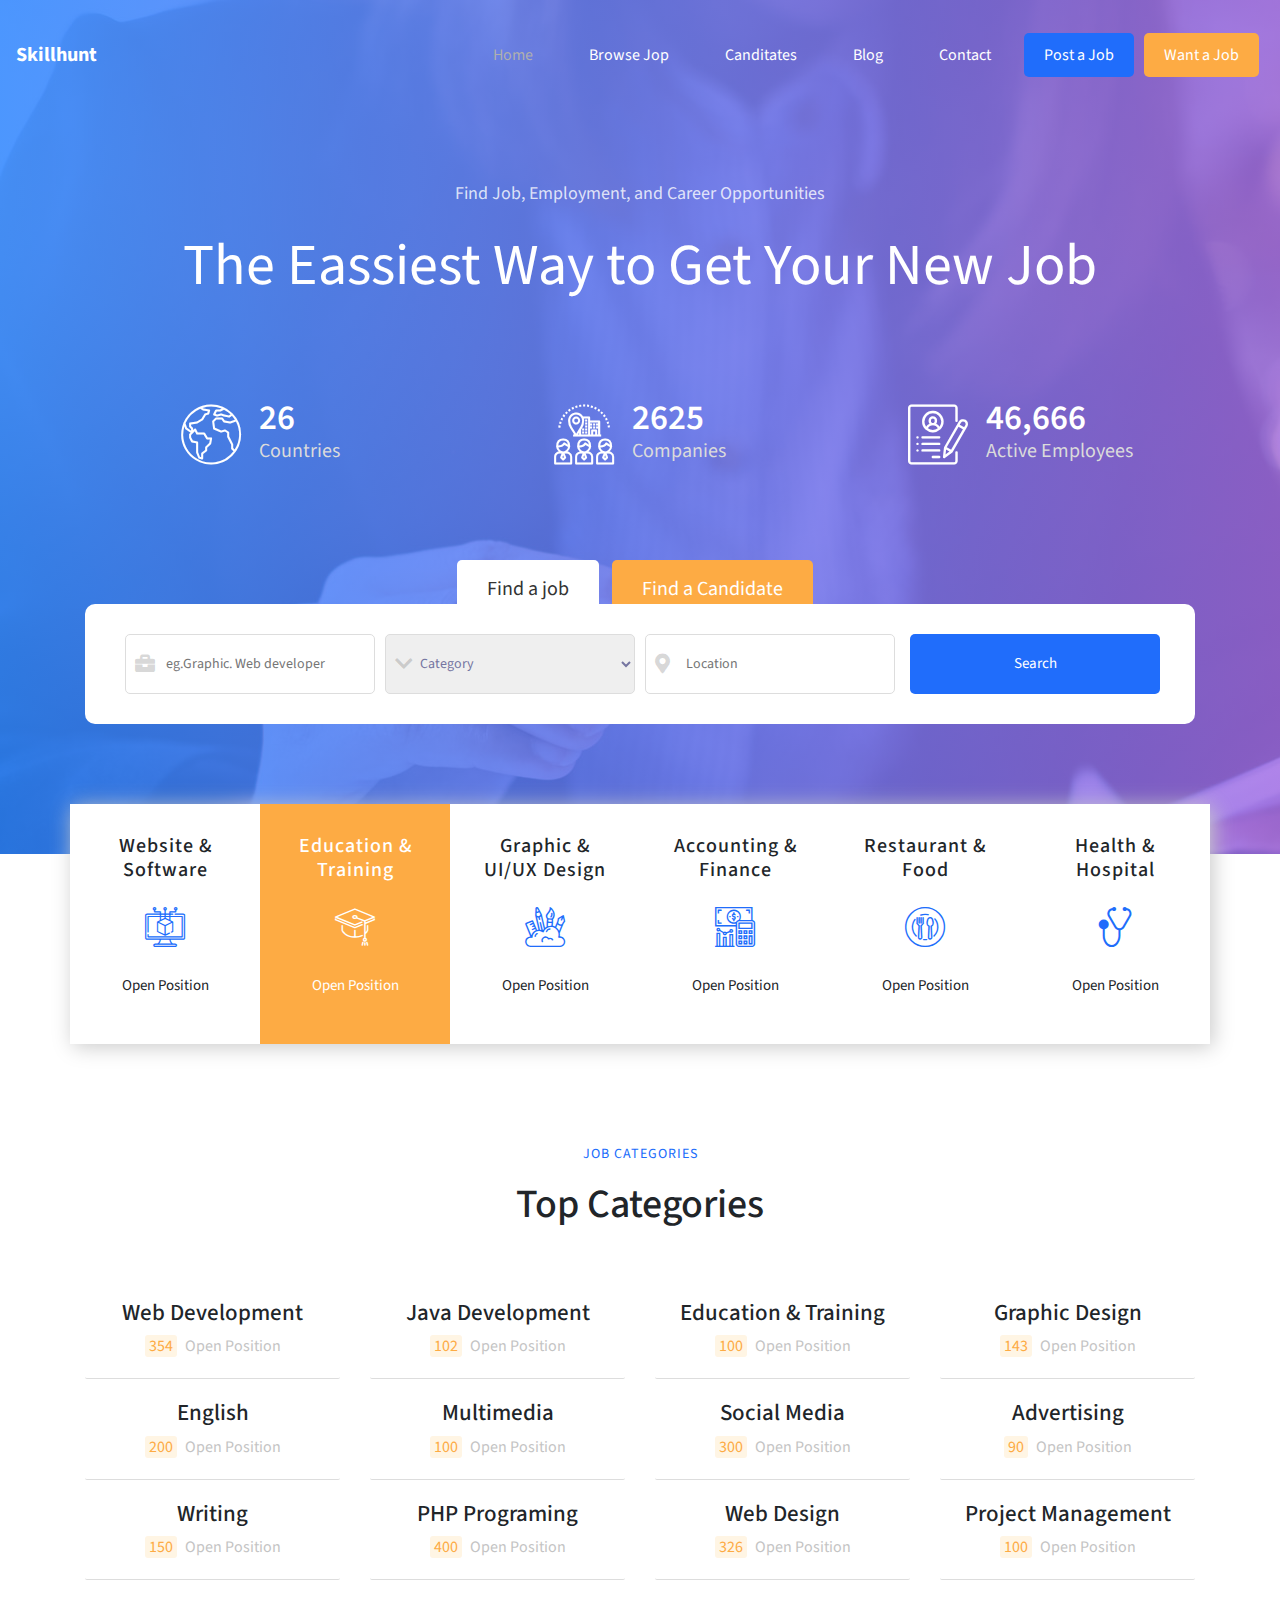
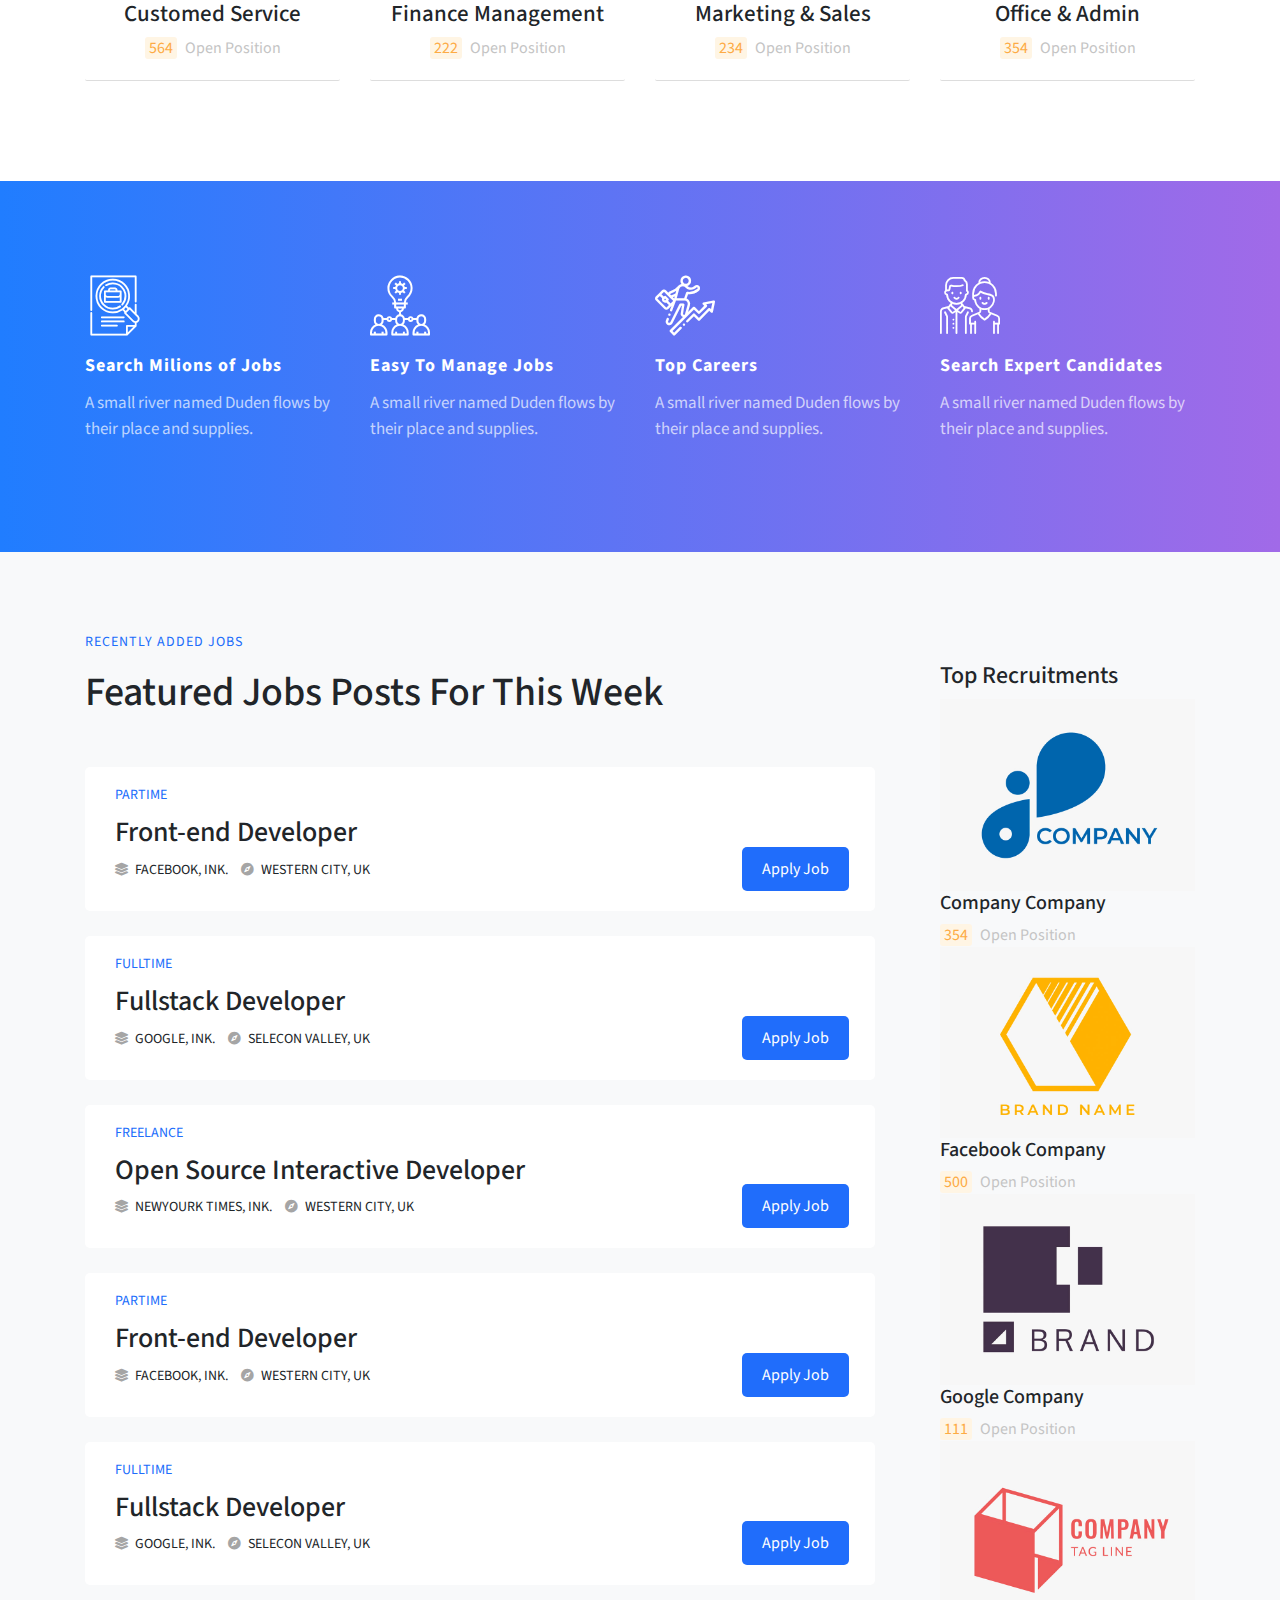
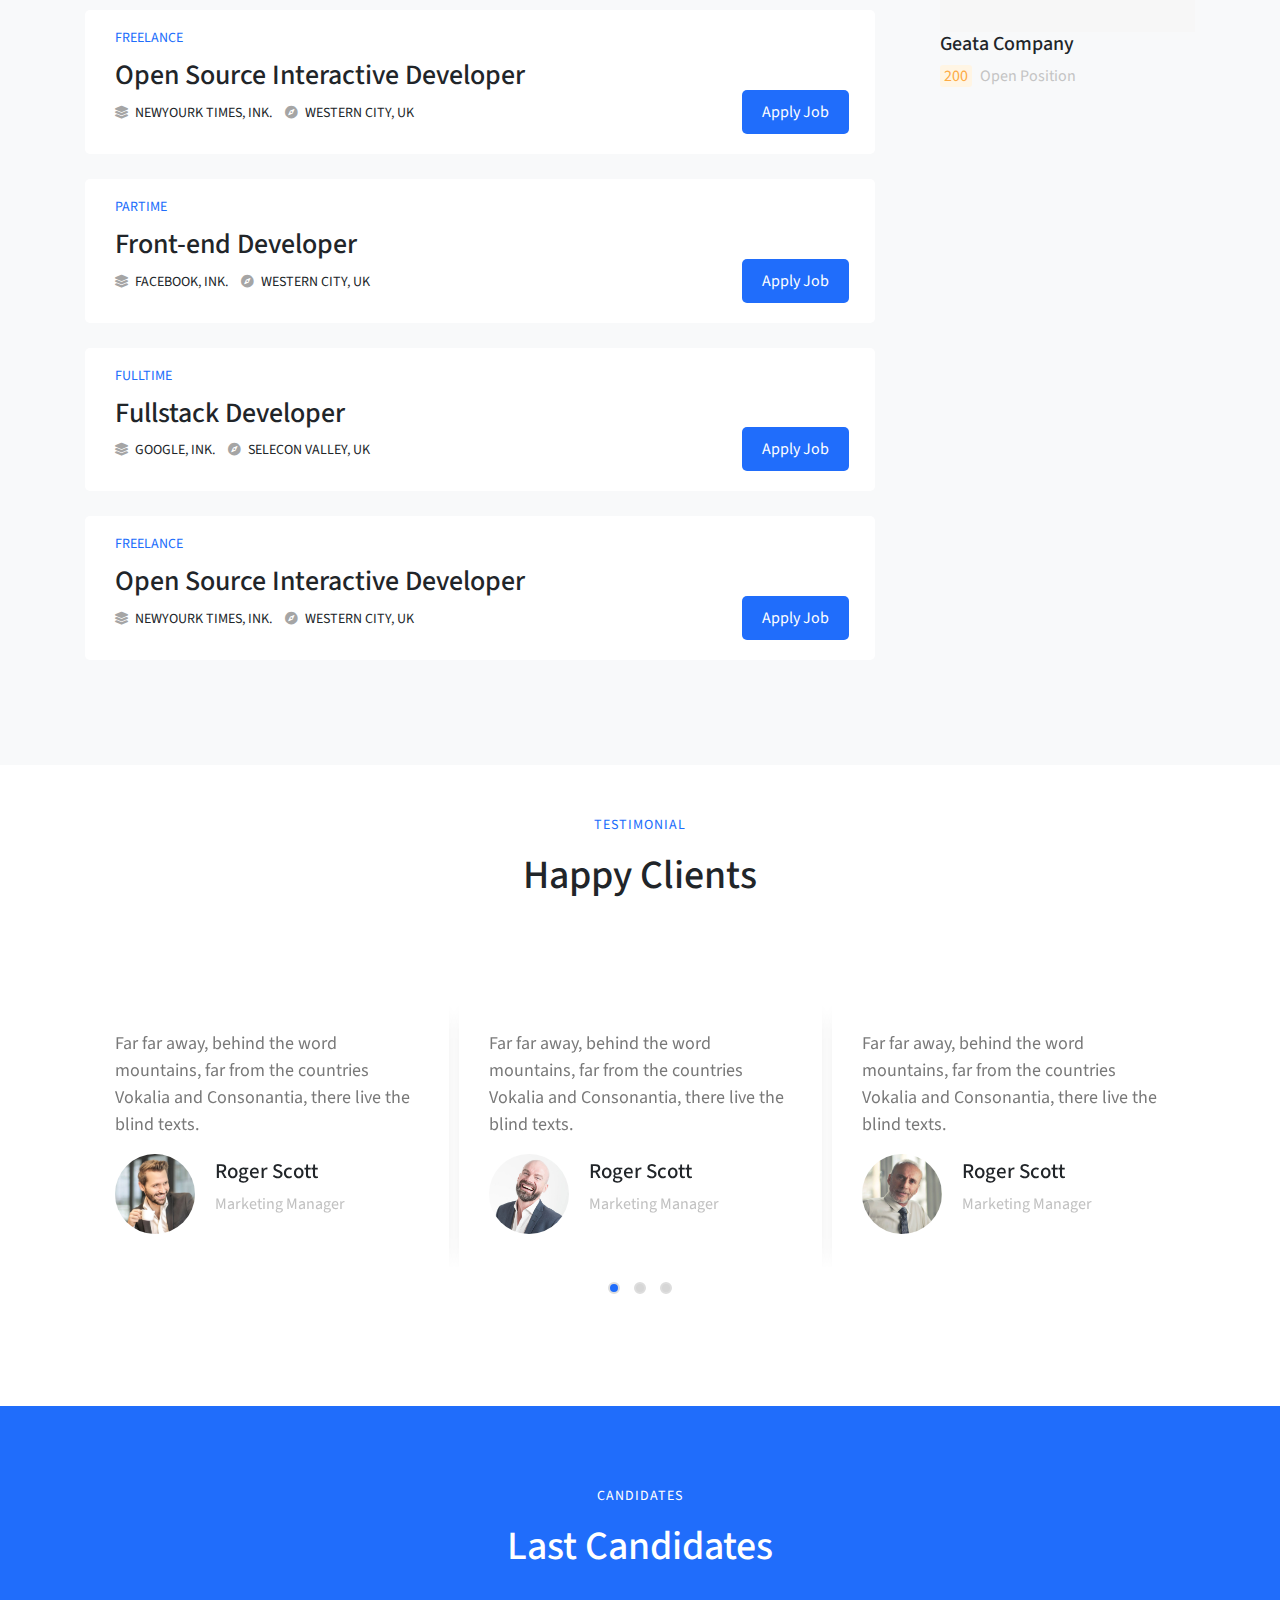
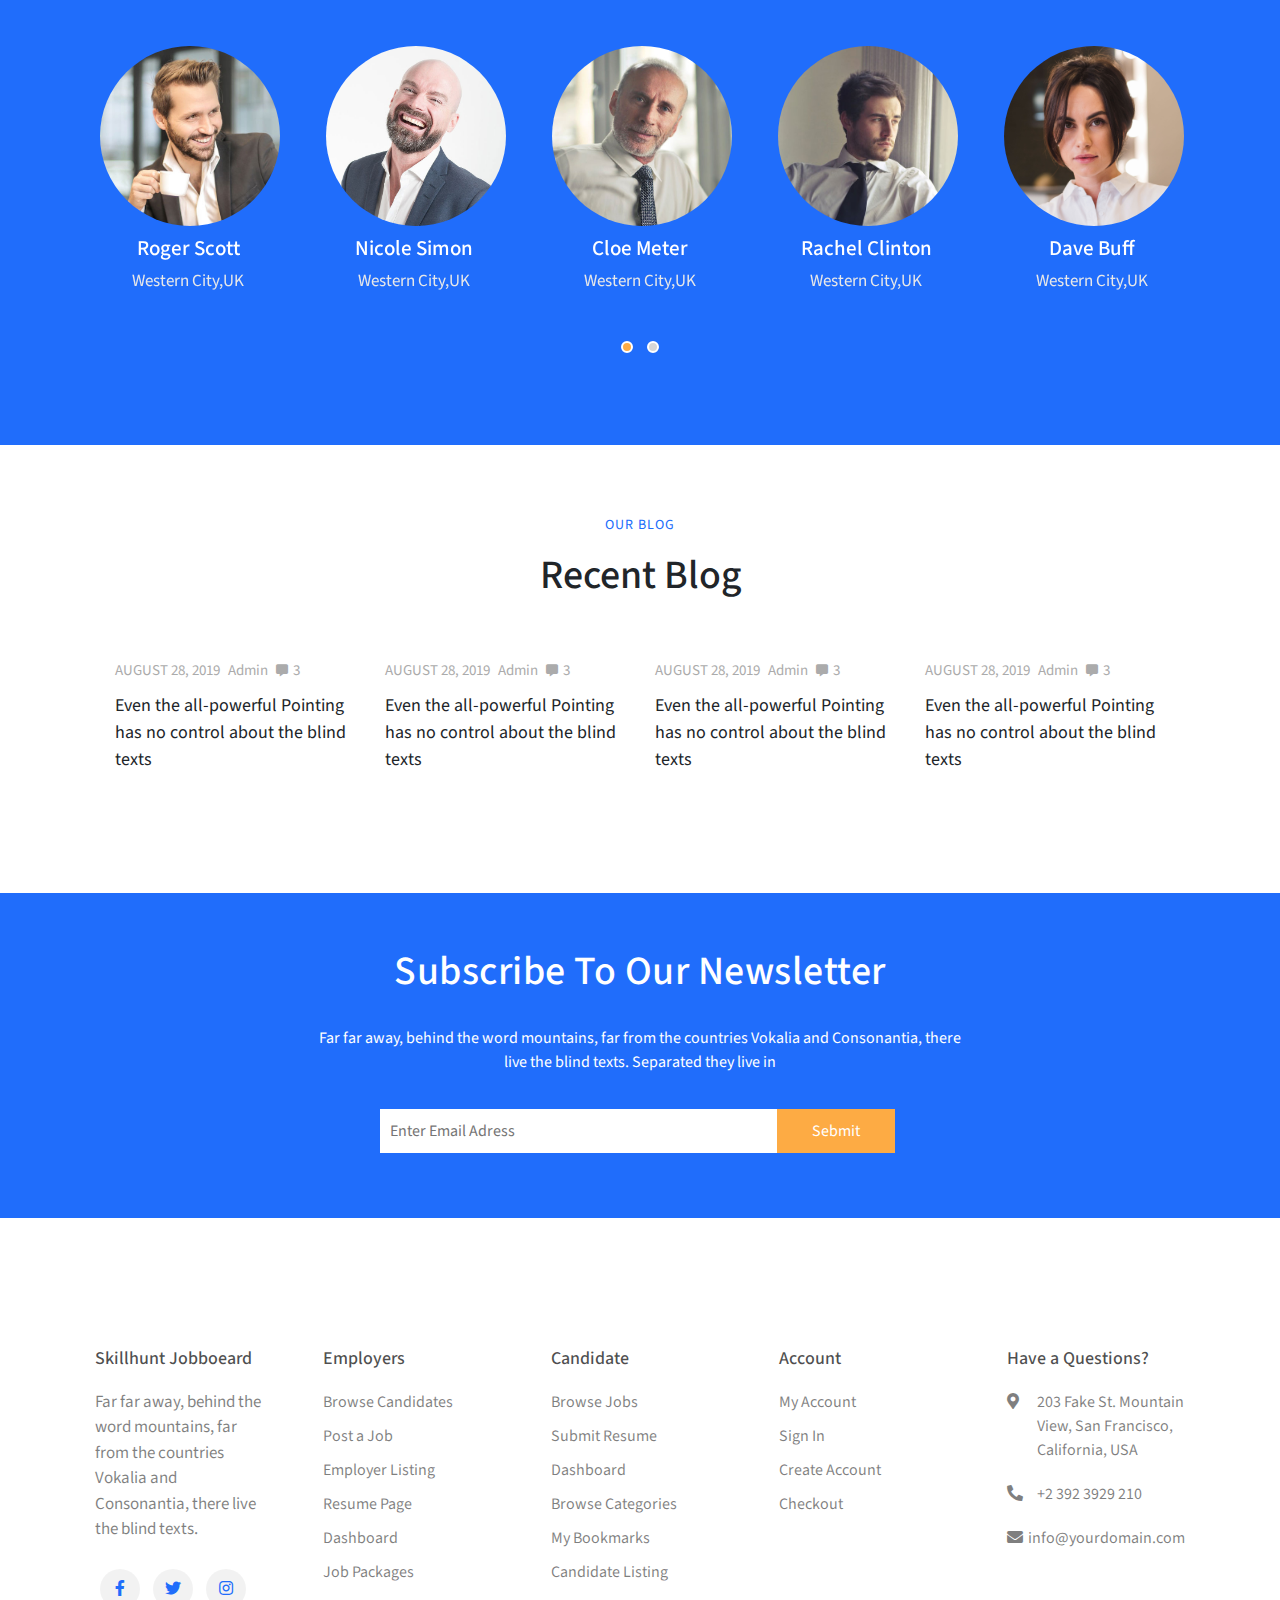
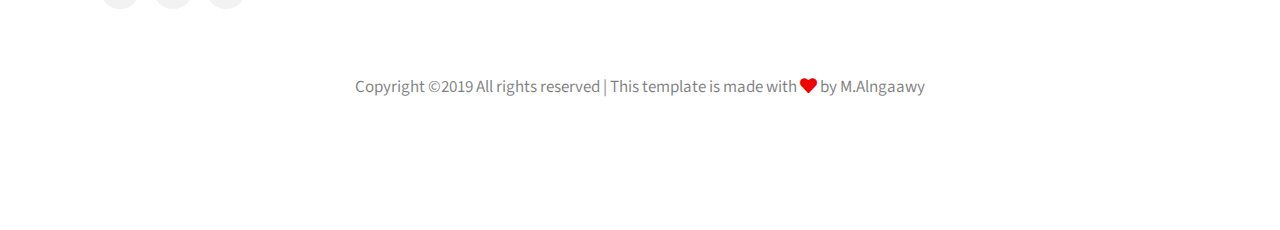
<file: index.html>
<!DOCTYPE html>
<html lang="en">
<head>
  <meta charset="UTF-8">
  <meta name="viewport" content="width=device-width, initial-scale=1.0">
  <meta name="description" content="a home page contain all site sections you can find here the main content">
  <meta http-equiv="X-UA-Compatible" content="ie=edge">
  <link rel="stylesheet" href="css/all.min.css">
  <link rel="stylesheet" href="css/bootstrap.min.css">
  <link rel="stylesheet" href="https://fonts.googleapis.com/css?family=Source+Sans+Pro&display=swap">
  <link rel="stylesheet" href="css/font/flaticon.css">
  <link rel="stylesheet" href="css/owl.carousel.min.css">
  <link rel="stylesheet" href="css/owl.theme.default.min.css">
  <link rel="stylesheet" href="css/style.css">
  <title>SkillHunt</title>
</head>
<body>

  <header id="header">
    <div class="overlay"></div>
    <!--Start nav -->
    <nav class="navbar navbar-expand-lg">
      <a class="navbar-brand" href="#">Skillhunt</a>
      <button class="navbar-toggler" type="button" data-toggle="collapse" data-target="#navbarSupportedContent" aria-controls="navbarSupportedContent" aria-expanded="false" aria-label="Toggle navigation">
        <span class="navbar-toggler-icon fas fa-bars"></span> menu 
      </button>
      <div class="collapse navbar-collapse" id="navbarSupportedContent">
        <ul class="navbar-nav ml-auto">
          <li class="nav-item active">
            <a class="nav-link" href="index.html">Home <span class="sr-only">(current)</span></a>
          </li>
          <li class="nav-item">
            <a class="nav-link" href="browsejobs.html">Browse Jop</a>
          </li>
          <li class="nav-item">
            <a class="nav-link" href="candidates.html">Canditates</a>
          </li>
          <li class="nav-item">
            <a class="nav-link" href="blog.html">Blog</a>
          </li>
          <li class="nav-item">
            <a class="nav-link" href="contact.html">Contact</a>
          </li>
        </ul>
        <a href="new-post.html" class="main-btn">Post a Job</a>
        <a href="job-post.html" class="second-btn">Want a Job</a>
      </div>
    </nav>
    <!-- Start Content-->
    <div class="content">
      <div class="container">
        <div class="row">
          <div class="col-md-12">
              <div class="head-text">
                <p>Find Job, Employment, and Career Opportunities</p>
                <h1>The Eassiest Way to Get Your New Job</h1>
              </div>
          </div>
          <div class="col-md-12">
            <div class="counter">
              <div class="row">
                <div class="box col-md">
                    <span class="flaticon-worldwide"></span>
                  <div class="spans">
                    <span class="num" data-number="46">0</span>
                    <span>Countries</span>
                  </div>
                </div>
                <div class="box col-md">
                  <span class="flaticon-visitor"></span>
                  <div class="spans">
                    <span class="num" data-number="4500">0</span>
                    <span>Companies</span>
                </div>
              </div>
              <div class="box col-md">
                <span class="flaticon-portfolio"></span>
                <div class="spans">
                  <span class="num" data-number="80,000">0</span>
                  <span>Active Employees</span>
                </div>
              </div>
            </div>
            </div>
          </div>
        </div>
        <div class="tabs">
          <div class="row">
            <div class="col-md-12">
              <div class="tab-titles">
                <a href="#" data-tab=".find-job" class="active">Find a job</a>
                <a href="#" data-tab=".find-candidate">Find a Candidate</a>
              </div>
            </div>
            <div class="col-md-12">
              <div class="find-job active">
                <form action="#">
                  <div class="row">
                    <div class="col-md">
                      <i class="fas fa-briefcase"></i>
                      <input type="text" name="eg" id="eg" placeholder="eg.Graphic. Web developer">
                    </div>
                    <div class="col-md">
                      <i class="fas fa-chevron-down"></i>
                      <select name="category">
                        <option value="category">Category</option>
                        <option value="falltime">Falltime</option>
                        <option value="parttime">Part Time</option>
                        <option value="freelance">Freelance</option>
                        <option value="internship">Internship</option>
                      </select>
                    </div>
                    <div class="col-md">
                      <i class="fas fa-map-marker-alt"></i>
                      <input type="text" placeholder="Location">
                    </div>
                    <div class="col-md">
                      <input type="submit" value="Search" class="search-btn">
                    </div>
                  </div>
                </form>
              </div>
              <div class="find-candidate">
                <form action="#">
                  <div class="row">
                    <div class="col-md">
                      <i class="fas fa-briefcase"></i>
                      <input type="text" name="eg" id="eg" placeholder="eg. Mohammed Alngaawy">
                    </div>
                    <div class="col-md">
                      <i class="fas fa-map-marker-alt"></i>
                      <input type="text" placeholder="Location">
                    </div>
                    <div class="col-md">
                      <input type="submit" value="Search" class="search-btn">
                    </div>
                  </div>
                </form>
              </div>
            </div>
          </div>
        </div>
      </div>
    </div>
  </header>
  <!-- End Haeder -->
  <!-- Start Section FTCO  -->
  <section class="ftco">
    <div class="container">
      <div class="row">
        <div class="col-md-12 have-shadow">
            <div class="row">
              <div class="col-md-2">
                <div class="box">
                  <h2>Website & Software</h2>
                  <span class="flaticon-software"></span>
                  <p><span class="num" data-number="143"></span> <span>Open Position</span></p>
                </div>
              </div>
              <div class="col-md-2">
                <div class="box active">
                  <h2>Education & Training</h2>
                  <span class="flaticon-mortarboard"></span>
                  <p><span class="num" data-number="143"></span> <span>Open Position</span></p>
                </div>
              </div>
              <div class="col-md-2">
                <div class="box">
                  <h2>Graphic & UI/UX Design</h2>
                  <span class="flaticon-creativity"></span>
                  <p><span class="num" data-number="143"></span> <span>Open Position</span></p>
                </div>
              </div>
              <div class="col-md-2">
                <div class="box">
                  <h2>Accounting & Finance</h2>
                  <span class="flaticon-accounting"></span>
                  <p><span class="num" data-number="143"></span> <span>Open Position</span></p>
                </div>
              </div>
              <div class="col-md-2">
                <div class="box">
                  <h2>Restaurant & Food</h2>
                  <span class="flaticon-dish"></span>
                  <p><span class="num" data-number="143"></span> <span>Open Position</span></p>
                </div>
              </div>
              <div class="col-md-2">
                <div class="box">
                  <h2>Health & Hospital</h2>
                  <span class="flaticon-doctor-stethoscope"></span>
                  <p><span class="num" data-number="143"></span> <span>Open Position</span></p>
                </div>
              </div>
            </div>
        </div>
      </div>
    </div>
  </section>
  <!-- Start Categories Section-->
  <section class="categories">
    <div class="container">
      <div class="title-text">
        <p>Job Categories</p>
        <h2>Top Categories</h2>
      </div>
      <div class="row">
        <div class="col-md-3">
          <div class="box">
            <i class="fas fa-chevron-right chevron"></i>
            <h3 class="title">Web Development</h3>
            <div class="position-nums">
              <span class="number" data-number="354">354</span>
              <span class="open">Open Position</span>
            </div>
          </div>
        </div>
        <div class="col-md-3">
          <div class="box">
            <i class="fas fa-chevron-right chevron"></i>
            <h3 class="title">Java Development</h3>
            <div class="position-nums">
              <span class="number" data-number="102">102</span>
              <span class="open">Open Position</span>
            </div>
          </div>
        </div>
        <div class="col-md-3">
          <div class="box">
            <i class="fas fa-chevron-right chevron"></i>
            <h3 class="title">Education & Training</h3>
            <div class="position-nums">
              <span class="number" data-number="100">100</span>
              <span class="open">Open Position</span>
            </div>
          </div>
        </div>
        <div class="col-md-3">
          <div class="box">
            <i class="fas fa-chevron-right chevron"></i>
            <h3 class="title">Graphic Design</h3>
            <div class="position-nums">
              <span class="number" data-number="143">143</span>
              <span class="open">Open Position</span>
            </div>
          </div>
        </div>
        <div class="col-md-3">
          <div class="box">
            <i class="fas fa-chevron-right chevron"></i>
            <h3 class="title">English</h3>
            <div class="position-nums">
              <span class="number" data-number="200">200</span>
              <span class="open">Open Position</span>
            </div>
          </div>
        </div>
        <div class="col-md-3">
          <div class="box">
            <i class="fas fa-chevron-right chevron"></i>
            <h3 class="title">Multimedia</h3>
            <div class="position-nums">
              <span class="number" data-number="100">100</span>
              <span class="open">Open Position</span>
            </div>
          </div>
        </div>
        <div class="col-md-3">
          <div class="box">
            <i class="fas fa-chevron-right chevron"></i>
            <h3 class="title">Social Media</h3>
            <div class="position-nums">
              <span class="number" data-number="300">300</span>
              <span class="open">Open Position</span>
            </div>
          </div>
        </div>
        <div class="col-md-3">
          <div class="box">
            <i class="fas fa-chevron-right chevron"></i>
            <h3 class="title">Advertising</h3>
            <div class="position-nums">
              <span class="number" data-number="90">90</span>
              <span class="open">Open Position</span>
            </div>
          </div>
        </div>
        <div class="col-md-3">
          <div class="box">
            <i class="fas fa-chevron-right chevron"></i>
            <h3 class="title">Writing</h3>
            <div class="position-nums">
              <span class="number" data-number="150">150</span>
              <span class="open">Open Position</span>
            </div>
          </div>
        </div>
        <div class="col-md-3">
          <div class="box">
            <i class="fas fa-chevron-right chevron"></i>
            <h3 class="title">PHP Programing</h3>
            <div class="position-nums">
              <span class="number" data-number="400">400</span>
              <span class="open">Open Position</span>
            </div>
          </div>
        </div>
        <div class="col-md-3">
          <div class="box">
            <i class="fas fa-chevron-right chevron"></i>
            <h3 class="title">Web Design</h3>
            <div class="position-nums">
              <span class="number" data-number="326">326</span>
              <span class="open">Open Position</span>
            </div>
          </div>
        </div>
        <div class="col-md-3">
          <div class="box">
            <i class="fas fa-chevron-right chevron"></i>
            <h3 class="title">Project Management</h3>
            <div class="position-nums">
              <span class="number" data-number="100">100</span>
              <span class="open">Open Position</span>
            </div>
          </div>
        </div>
        <div class="col-md-3">
          <div class="box">
            <i class="fas fa-chevron-right chevron"></i>
            <h3 class="title">Customed Service</h3>
            <div class="position-nums">
              <span class="number" data-number="564">564</span>
              <span class="open">Open Position</span>
            </div>
          </div>
        </div>
        <div class="col-md-3">
          <div class="box">
            <i class="fas fa-chevron-right chevron"></i>
            <h3 class="title">Finance Management</h3>
            <div class="position-nums">
              <span class="number" data-number="222">222</span>
              <span class="open">Open Position</span>
            </div>
          </div>
        </div>
        <div class="col-md-3">
          <div class="box">
            <i class="fas fa-chevron-right chevron"></i>
            <h3 class="title">Marketing & Sales</h3>
            <div class="position-nums">
              <span class="number" data-number="234">234</span>
              <span class="open">Open Position</span>
            </div>
          </div>
        </div>
        <div class="col-md-3">
          <div class="box">
            <i class="fas fa-chevron-right chevron"></i>
            <h3 class="title">Office & Admin</h3>
            <div class="position-nums">
              <span class="number" data-number="354">354</span>
              <span class="open">Open Position</span>
            </div>
          </div>
        </div>
      </div>
    </div>
  </section>
  <!-- Start Section Services -->
  <section class="services">
    <div class="container">
      <div class="row">
        <div class="col-md-3 col-sm-6">
         <div class="box">
          <span class="flaticon-job"></span>
          <h3>Search Milions of Jobs</h3>
          <p>A small river named Duden flows by their place and supplies.</p>
         </div>
        </div>
        <div class="col-md-3 col-sm-6">
          <div class="box">
            <span class="flaticon-team"></span>
            <h3>Easy To Manage Jobs</h3>
            <p>A small river named Duden flows by their place and supplies.</p>
          </div>
        </div>
        <div class="col-md-3 col-sm-6">
          <div class="box">
            <span class="flaticon-promotion"></span>
            <h3>Top Careers</h3>
            <p>A small river named Duden flows by their place and supplies.</p>
          </div>
        </div>
        <div class="col-md-3 col-sm-6">
          <div class="box">
            <span class="flaticon-parents"></span>
            <h3>Search Expert Candidates</h3>
            <p>A small river named Duden flows by their place and supplies.</p>
          </div>
        </div>
      </div>
    </div>
  </section>
  <!-- Start Recently Section -->
  <section class="recently">
    <div class="container">
      <div class="row">
        <div class="col-md-9 pdr-50">
          <div class="title-text">
            <p>Recently added Jobs</p>
            <h2>Featured Jobs Posts For This Week</h2>
          </div>
          <div class="box">
            <div class="info">
              <span class="work-time">Partime</span>
              <h3>Front-end Developer</h3>
              <div class="place">
                <span class="company"><i class="fas fa-layer-group"></i>Facebook, ink.</span>
                <span class="location"><i class="fas fa-compass"></i>Western City, UK</span>
              </div>
            </div>
            <div class="apply">
              <i class="fas fa-heart"></i>
              <button class="main-btn">Apply Job</button>
            </div>
          </div>
          <div class="box">
            <div class="info">
              <span class="work-time">Fulltime</span>
              <h3>Fullstack Developer</h3>
              <div class="place">
                <span class="company"><i class="fas fa-layer-group"></i>Google, ink.</span>
                <span class="location"><i class="fas fa-compass"></i>Selecon Valley, UK</span>
              </div>
            </div>
            <div class="apply">
              <i class="fas fa-heart"></i>
              <button class="main-btn">Apply Job</button>
            </div>
          </div>
          <div class="box">
            <div class="info">
              <span class="work-time">Freelance</span>
              <h3>Open Source Interactive Developer</h3>
              <div class="place">
                <span class="company"><i class="fas fa-layer-group"></i>Newyourk Times, ink.</span>
                <span class="location"><i class="fas fa-compass"></i>Western City, UK</span>
              </div>
            </div>
            <div class="apply">
              <i class="fas fa-heart"></i>
              <button class="main-btn">Apply Job</button>
            </div>
          </div>
          <div class="box">
            <div class="info">
              <span class="work-time">Partime</span>
              <h3>Front-end Developer</h3>
              <div class="place">
                <span class="company"><i class="fas fa-layer-group"></i>Facebook, ink.</span>
                <span class="location"><i class="fas fa-compass"></i>Western City, UK</span>
              </div>
            </div>
            <div class="apply">
              <i class="fas fa-heart"></i>
              <button class="main-btn">Apply Job</button>
            </div>
          </div>
          <div class="box">
            <div class="info">
              <span class="work-time">Fulltime</span>
              <h3>Fullstack Developer</h3>
              <div class="place">
                <span class="company"><i class="fas fa-layer-group"></i>Google, ink.</span>
                <span class="location"><i class="fas fa-compass"></i>Selecon Valley, UK</span>
              </div>
            </div>
            <div class="apply">
              <i class="fas fa-heart"></i>
              <button class="main-btn">Apply Job</button>
            </div>
          </div>
          <div class="box">
            <div class="info">
              <span class="work-time">Freelance</span>
              <h3>Open Source Interactive Developer</h3>
              <div class="place">
                <span class="company"><i class="fas fa-layer-group"></i>Newyourk Times, ink.</span>
                <span class="location"><i class="fas fa-compass"></i>Western City, UK</span>
              </div>
            </div>
            <div class="apply">
              <i class="fas fa-heart"></i>
              <button class="main-btn">Apply Job</button>
            </div>
          </div>
          <div class="box">
            <div class="info">
              <span class="work-time">Partime</span>
              <h3>Front-end Developer</h3>
              <div class="place">
                <span class="company"><i class="fas fa-layer-group"></i>Facebook, ink.</span>
                <span class="location"><i class="fas fa-compass"></i>Western City, UK</span>
              </div>
            </div>
            <div class="apply">
              <i class="fas fa-heart"></i>
              <button class="main-btn">Apply Job</button>
            </div>
          </div>
          <div class="box">
            <div class="info">
              <span class="work-time">Fulltime</span>
              <h3>Fullstack Developer</h3>
              <div class="place">
                <span class="company"><i class="fas fa-layer-group"></i>Google, ink.</span>
                <span class="location"><i class="fas fa-compass"></i>Selecon Valley, UK</span>
              </div>
            </div>
            <div class="apply">
              <i class="fas fa-heart"></i>
              <button class="main-btn">Apply Job</button>
            </div>
          </div>
          <div class="box">
            <div class="info">
              <span class="work-time">Freelance</span>
              <h3>Open Source Interactive Developer</h3>
              <div class="place">
                <span class="company"><i class="fas fa-layer-group"></i>Newyourk Times, ink.</span>
                <span class="location"><i class="fas fa-compass"></i>Western City, UK</span>
              </div>
            </div>
            <div class="apply">
              <i class="fas fa-heart"></i>
              <button class="main-btn">Apply Job</button>
            </div>
          </div>
        </div>
        <div class="col-md-3">
          <h4 style="margin-top: 30px;">Top Recruitments</h4>
          <div class="company-name">
            <img src="images/company-1.jpg" alt="company">
            <h5>Company Company</h5>
            <div class="position-nums">
              <span class="number" data-number="354">354</span>
              <span class="open">Open Position</span>
            </div>
          </div>
          <div class="company-name">
            <img src="images/company-2.jpg" alt="company">
            <h5>Facebook Company</h5>
            <div class="position-nums">
              <span class="number" data-number="500">500</span>
              <span class="open">Open Position</span>
            </div>
          </div>
          <div class="company-name">
            <img src="images/company-3.jpg" alt="company">
            <h5>Google Company</h5>
            <div class="position-nums">
              <span class="number" data-number="111">111</span>
              <span class="open">Open Position</span>
            </div>
          </div>
          <div class="company-name">
            <img src="images/company-4.jpg" alt="company">
            <h5>Geata Company</h5>
            <div class="position-nums">
              <span class="number" data-number="200">200</span>
              <span class="open">Open Position</span>
            </div>
          </div>
        </div>
      </div>
    </div>
  </section>
  <!-- Start Testimonial Section -->
  <section class="testimonial text-center">
  <div class="container">
    <div class="title-text">
      <p>Testimonial</p>
      <h2>Happy Clients</h2>
    </div>
    <div class="carousel-testimonial owl-carousel owl-theme owl-loaded">
      <div class="owl-stage-outer">
        <div class="owl-stage">
          <div class="owl-item">
            <p class="opinion">Far far away, behind the word mountains, far from the countries Vokalia and Consonantia, there live the blind texts.</p>
            <div class="client">
              <img src="images/person_1.jpg" alt="">
              <div class="info">
                <h5 class="name">Roger Scott</h5>
                <p class="job">Marketing Manager</p>
              </div>
            </div>
          </div>
          <div class="owl-item">
            <p class="opinion">Far far away, behind the word mountains, far from the countries Vokalia and Consonantia, there live the blind texts.</p>
            <div class="client">
              <img src="images/person_2.jpg" alt="">
              <div class="info">
                <h5 class="name">Roger Scott</h5>
                <p class="job">Marketing Manager</p>
              </div>
            </div>
          </div>
          <div class="owl-item">
            <p class="opinion">Far far away, behind the word mountains, far from the countries Vokalia and Consonantia, there live the blind texts.</p>
            <div class="client">
              <img src="images/person_3.jpg" alt="">
              <div class="info">
                <h5 class="name">Roger Scott</h5>
                <p class="job">Marketing Manager</p>
              </div>
            </div>
          </div>
          <div class="owl-item">
            <p class="opinion">Far far away, behind the word mountains, far from the countries Vokalia and Consonantia, there live the blind texts.</p>
            <div class="client">
              <img src="images/person_4.jpg" alt="">
              <div class="info">
                <h5 class="name">Roger Scott</h5>
                <p class="job">Marketing Manager</p>
              </div>
            </div>
          </div>
          <div class="owl-item">
            <p class="opinion">Far far away, behind the word mountains, far from the countries Vokalia and Consonantia, there live the blind texts.</p>
            <div class="client">
              <img src="images/person_5.jpg" alt="">
              <div class="info">
                <h5 class="name">Roger Scott</h5>
                <p class="job">Marketing Manager</p>
              </div>
            </div>
          </div>
          <div class="owl-item">
            <p class="opinion">Far far away, behind the word mountains, far from the countries Vokalia and Consonantia, there live the blind texts.</p>
            <div class="client">
              <img src="images/person_5.jpg" alt="">
              <div class="info">
                <h5 class="name">Roger Scott</h5>
                <p class="job">Marketing Manager</p>
              </div>
            </div>
          </div>
          <div class="owl-item">
            <p class="opinion">Far far away, behind the word mountains, far from the countries Vokalia and Consonantia, there live the blind texts.</p>
            <div class="client">
              <img src="images/person_5.jpg" alt="">
              <div class="info">
                <h5 class="name">Roger Scott</h5>
                <p class="job">Marketing Manager</p>
              </div>
            </div>
          </div>
        </div>
      </div>
    </div>
  </div>
  </section>
  <!-- Start Cadidates Section -->
  <section class="candidates text-center">
    <div class="container">
      <div class="title-text">
        <p>Candidates</p>
        <h2>Last Candidates</h2>
      </div>
      <div class="carousel-candidates owl-carousel owl-theme owl-loaded">
        <div class="owl-stage-outer">
          <div class="owl-stage">
            <div class="owl-item">
              <img src="images/person_1.jpg" alt="">
              <div class="info">
                <h5 class="name">Roger Scott</h5>
                <p class="job">Western City,UK</p>
              </div>
            </div>
            <div class="owl-item">
              <img src="images/person_2.jpg" alt="">
              <div class="info">
                <h5 class="name">Nicole Simon</h5>
                <p class="job">Western City,UK</p>
              </div>
            </div>
            <div class="owl-item">
              <img src="images/person_3.jpg" alt="">
              <div class="info">
                <h5 class="name">Cloe Meter</h5>
                <p class="job">Western City,UK</p>
              </div>
            </div>
            <div class="owl-item">
              <img src="images/person_4.jpg" alt="">
              <div class="info">
                <h5 class="name">Rachel Clinton</h5>
                <p class="job">Western City,UK</p>
              </div>
            </div>
            <div class="owl-item">
              <img src="images/person_5.jpg" alt="">
              <div class="info">
                <h5 class="name">Dave Buff</h5>
                <p class="job">Western City,UK</p>
              </div>
            </div>
            <div class="owl-item">
              <img src="images/person_6.jpg" alt="">
              <div class="info">
                <h5 class="name">Roger Scott</h5>
                <p class="job">Western City,UK</p>
              </div>
            </div>
          </div>
        </div>
      </div>
    </div>
  </section>
  <!-- Start Section Blog -->
  <section class="blog text-center">
    <div class="container">
      <div class="title-text">
        <p>Our Blog</p>
        <h2>Recent Blog</h2>
      </div>
      <div class="row">
        <div class="col-md-3">
          <div class="box">
            <a href="#" style="background-image:url(images/image_1.jpg);"></a>
            <div class="info">
              <span class="date">AUGUST 28, 2019</span>
              <span>Admin</span>
              <span><i class="fas fa-comment-alt"></i>3</span>
            </div>
            <div class="subject">Even the all-powerful Pointing has no control about the blind texts</div>
          </div>
        </div>
        <div class="col-md-3">
          <div class="box">
            <a href="#" style="background-image:url(images/image_3.jpg);"></a>
            <div class="info">
              <span class="date">AUGUST 28, 2019</span>
              <span>Admin</span>
              <span><i class="fas fa-comment-alt"></i>3</span>
            </div>
            <div class="subject">Even the all-powerful Pointing has no control about the blind texts</div>
          </div>
        </div>
        <div class="col-md-3">
          <div class="box">
            <a href="#" style="background-image:url(images/image_4.jpg);"></a>
            <div class="info">
              <span class="date">AUGUST 28, 2019</span>
              <span>Admin</span>
              <span><i class="fas fa-comment-alt"></i>3</span>
            </div>
            <div class="subject">Even the all-powerful Pointing has no control about the blind texts</div>
          </div>
        </div>
        <div class="col-md-3">
          <div class="box">
            <a href="#" style="background-image:url(images/image_5.jpg);"></a>
            <div class="info">
              <span class="date">AUGUST 28, 2019</span>
              <span>Admin</span>
              <span><i class="fas fa-comment-alt"></i>3</span>
            </div>
            <div class="subject">Even the all-powerful Pointing has no control about the blind texts</div>
          </div>
        </div>
      </div>
    </div>
  </section>
  <!-- Start Section Sebscribe -->
  <section class="sebscribe text-center">
    <div class="container">
      <h2>Subscribe To Our Newsletter</h2>
      <p>Far far away, behind the word mountains, far from the countries Vokalia and Consonantia, there live the blind texts. Separated they live in
        <form action="">
          <input type="text" class="mail" placeholder="Enter Email Adress">
          <input type="submit" class="second-btn" value="Sebmit">
        </form>
      </p>
    </div>
  </section>
  <!-- Start Footer -->
  <footer id="footer">
    <div class="container">
      <div class="row">
        <div class="col-md">
          <div class="box">
            <h3 class="box-title">Skillhunt Jobboeard</h3>
            <p>Far far away, behind the word mountains, far from the countries Vokalia and Consonantia, there live the blind texts.</p>
            <ul class="social-media">
              <li><a href="#"><i class="fab fa-facebook-f"></i></a></li>
              <li><a href="#"><i class="fab fa-twitter"></i></a></li>
              <li><a href="#"><i class="fab fa-instagram"></i></a></li>
            </ul>
          </div>
        </div>
        <div class="col-md">
          <div class="box">
            <h3 class="box-title">Employers</h3>
            <ul class="list-unstyled">
              <li><a href="#">Browse Candidates</a></li>
              <li><a href="#">Post a Job</a></li>
              <li><a href="#">Employer Listing</a></li>
              <li><a href="#">Resume Page</a></li>
              <li><a href="#">Dashboard</a></li>
              <li><a href="#">Job Packages</a></li>
            </ul>
          </div>
        </div>
        <div class="col-md">
          <div class="box">
            <h3 class="box-title">Candidate</h3>
            <ul class="list-unstyled">
              <li><a href="#">Browse Jobs</a></li>
              <li><a href="#">Submit Resume</a></li>
              <li><a href="#">Dashboard</a></li>
              <li><a href="#">Browse Categories</a></li>
              <li><a href="#">My Bookmarks</a></li>
              <li><a href="#">Candidate Listing</a></li>
            </ul>
          </div>
        </div>
        <div class="col-md">
          <div class="box">
            <h3 class="box-title">Account</h3>
            <ul class="list-unstyled">
              <li><a href="#">My Account</a></li>
              <li><a href="#">Sign In</a></li>
              <li><a href="#">Create Account</a></li>
              <li><a href="#">Checkout</a></li>
            </ul>
          </div>
        </div>
        <div class="col-md">
          <div class="box">
            <h3 class="box-title">Have a Questions?</h3>
            <ul class="unstyled-list question">
              <li>
                <i class="fas fa-map-marker-alt"></i> 
                <span> 203 Fake St. Mountain View, San Francisco, California, USA</span>
              </li>
              <li>
                <a href="#">
                  <i class="fas fa-phone-alt"></i>
                  <span>+2 392 3929 210</span>
                </a>
              </li>
              <li>
                <a href="#">
                  <i class="fas fa-envelope"></i>
                  <span>info@yourdomain.com</span>
                </a>
              </li>
            </ul>
          </div>
        </div>
      </div>
      <div class="copyright">
        Copyright &copy;2019  All rights reserved | This template is made with <i class="fas fa-heart"></i> by M.Alngaawy
      </div>
    </div>
  </footer>

  <script src="js/jquery-3.4.1.min.js"></script>
  <script src="js/bootstrap.min.js"></script>
  <script src="js/jquery.numscroll.js"></script>
  <script src="js/owl.carousel.min.js"></script>
  <script src="js/custom.js"></script>
</body>
</html>
</file>
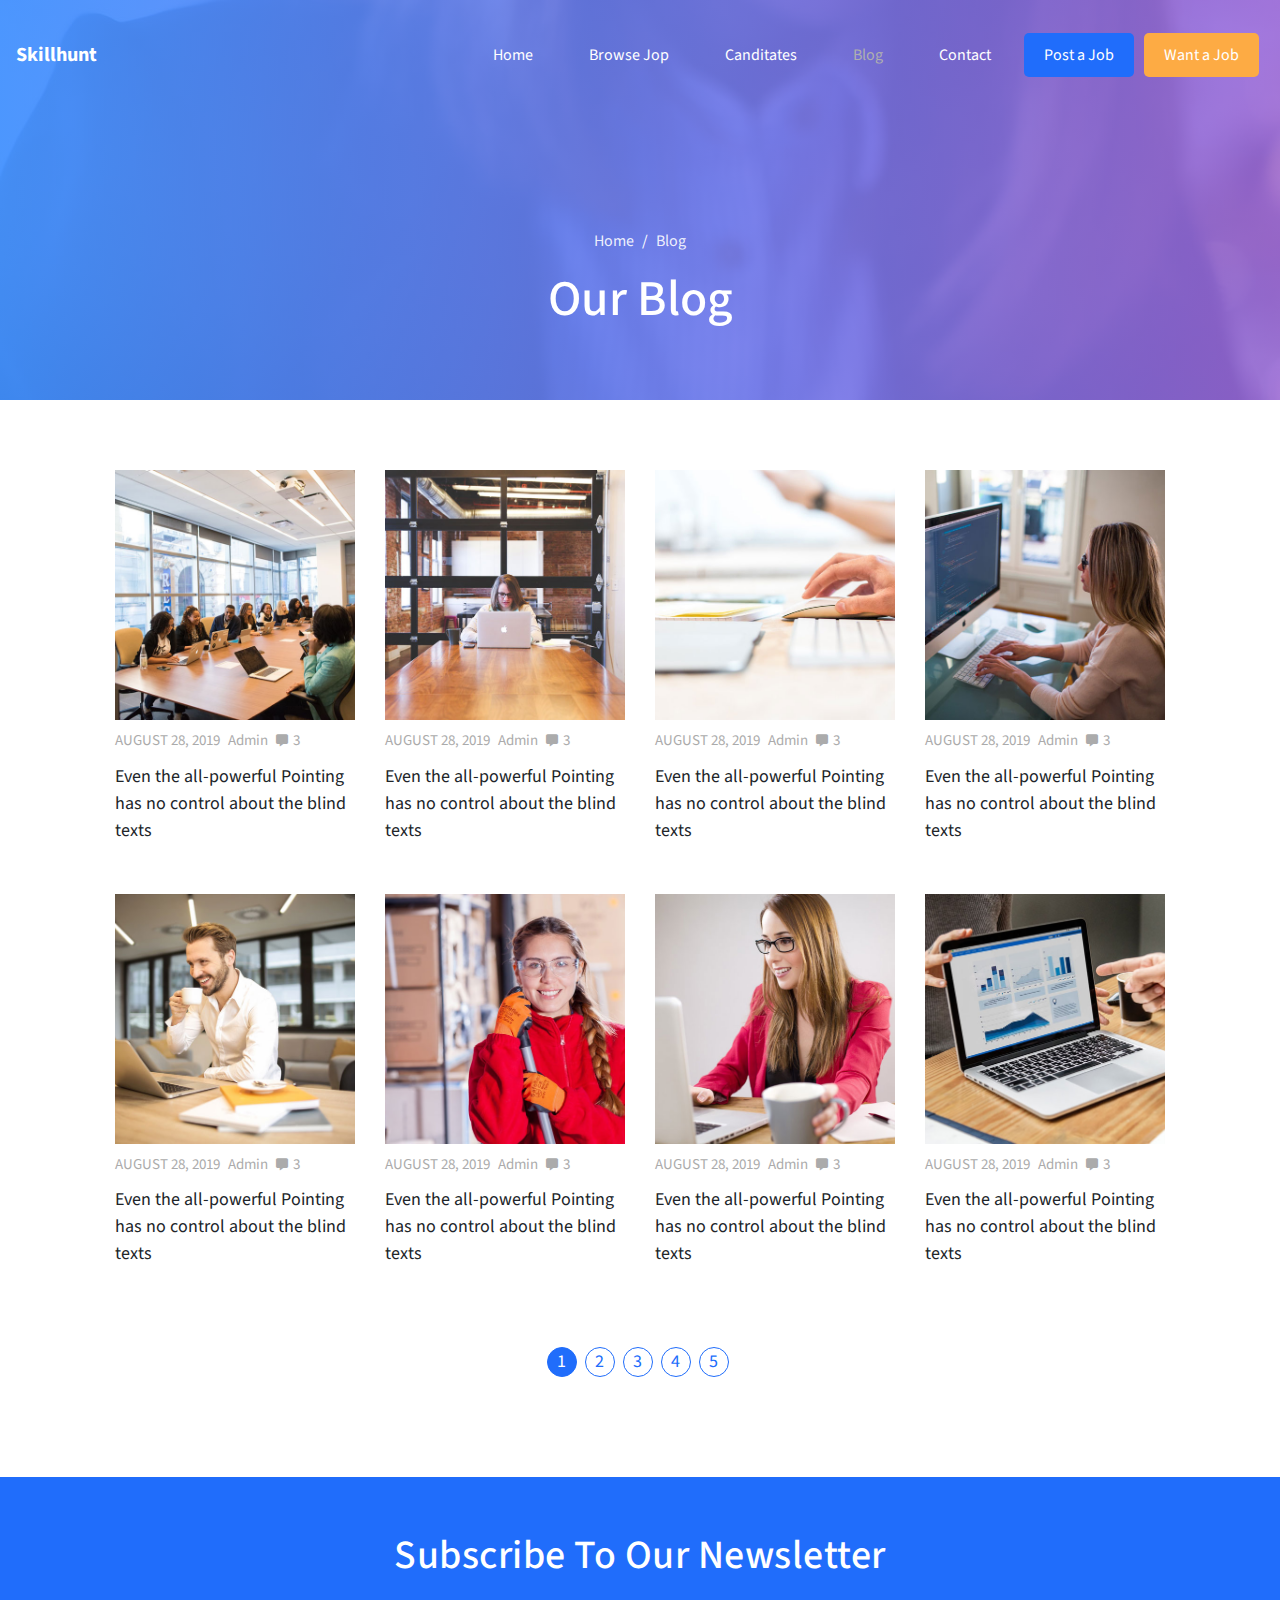
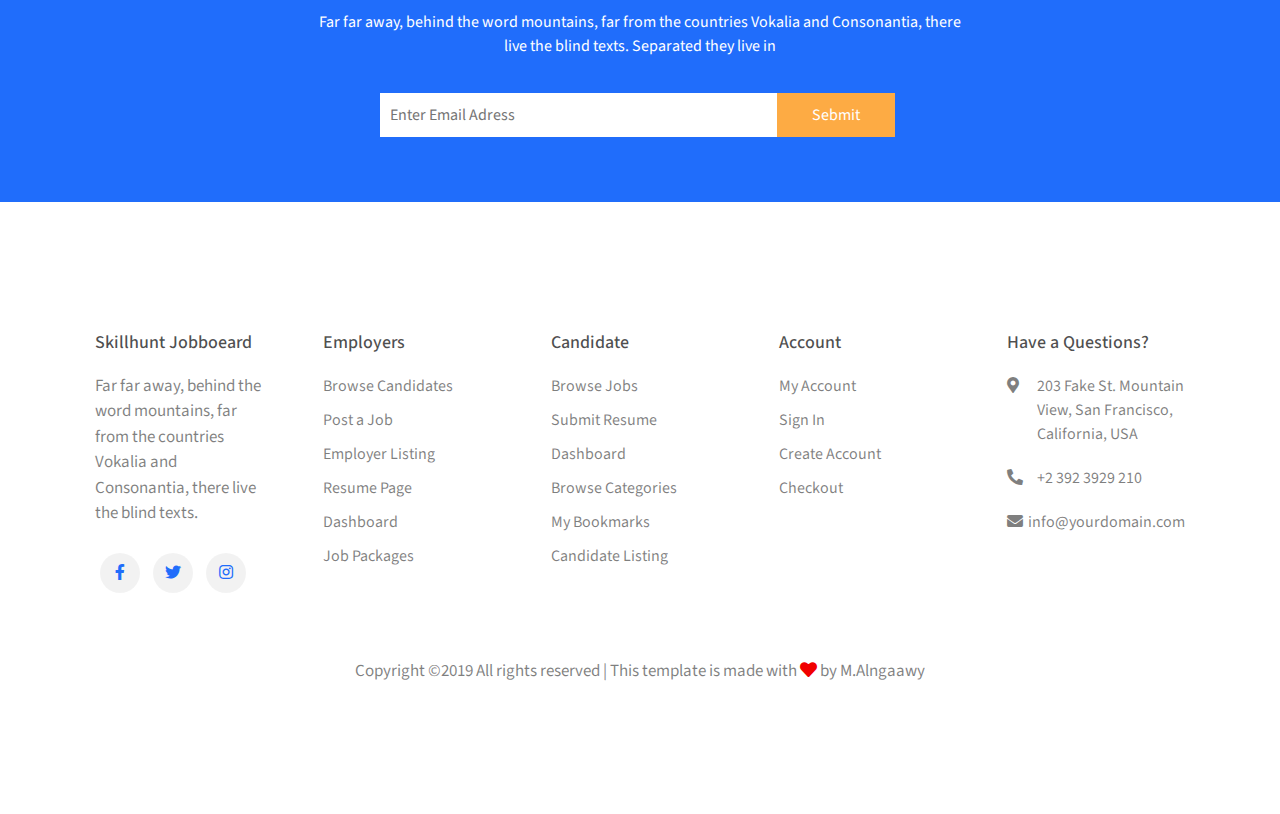
<file: blog.html>
<!DOCTYPE html>
<html lang="en">
<head>
  <meta charset="UTF-8">
  <meta name="viewport" content="width=device-width, initial-scale=1.0">
  <meta name="description" content="a page to add blogs for the skilled users, this blogs contain info about every thing">
  <meta http-equiv="X-UA-Compatible" content="ie=edge">
  <link rel="stylesheet" href="css/all.min.css">
  <link rel="stylesheet" href="css/bootstrap.min.css">
  <link rel="stylesheet" href="https://fonts.googleapis.com/css?family=Source+Sans+Pro&display=swap">
  <link rel="stylesheet" href="css/font/flaticon.css">
  <link rel="stylesheet" href="css/owl.carousel.min.css">
  <link rel="stylesheet" href="css/owl.theme.default.min.css">
  <link rel="stylesheet" href="css/style.css">
  <title>Blogs</title>
</head>
<body>

  <header id="header">
    <div class="overlay"></div>
    <!--Start nav -->
    <nav class="navbar navbar-expand-lg">
      <a class="navbar-brand" href="#">Skillhunt</a>
      <button class="navbar-toggler" type="button" data-toggle="collapse" data-target="#navbarSupportedContent" aria-controls="navbarSupportedContent" aria-expanded="false" aria-label="Toggle navigation">
        <span class="navbar-toggler-icon fas fa-bars"></span> menu 
      </button>
      <div class="collapse navbar-collapse" id="navbarSupportedContent">
        <ul class="navbar-nav ml-auto">
          <li class="nav-item">
            <a class="nav-link" href="index.html">Home <span class="sr-only">(current)</span></a>
          </li>
          <li class="nav-item">
            <a class="nav-link" href="browsejobs.html">Browse Jop</a>
          </li>
          <li class="nav-item">
            <a class="nav-link" href="candidates.html">Canditates</a>
          </li>
          <li class="nav-item active">
            <a class="nav-link" href="blog.html">Blog</a>
          </li>
          <li class="nav-item">
            <a class="nav-link" href="contact.html">Contact</a>
          </li>
        </ul>
        <a href="new-post.html" class="main-btn">Post a Job</a>
        <a href="job-post.html" class="second-btn">Want a Job</a>
      </div>
    </nav>
    <!-- End Navbar -->
    <div class="container">
      <div class="row">
        <div class="col-md-12">
          <div aria-label="breadcrumb" class="pages">
            <ol class="breadcrumb">
              <li class="breadcrumb-item"> <a href="index.html">Home</a></li>
              <li class="breadcrumb-item active">Blog</li>
            </ol>
          </div>
          <h1 class="page-title">Our Blog</h1>
        </div>
      </div>
    </div>
  </header>
  <!-- End Haeder -->


  <!-- Start Section Blog -->
  <section class="blog text-center">
    <div class="container">
      <div class="row">
        <div class="col-md-3">
          <div class="box">
            <a href="single-blog.html" class="img" style="background-image:url(images/image_1.jpg);"></a>
            <div class="info">
              <span class="date">AUGUST 28, 2019</span>
              <span>Admin</span>
              <span><i class="fas fa-comment-alt"></i>3</span>
            </div>
            <div class="subject"><a href="single-blog.html">Even the all-powerful Pointing has no control about the blind texts</a></div>
          </div>
        </div>
        <div class="col-md-3">
          <div class="box">
            <a href="single-blog.html" class="img" style="background-image:url(images/image_2.jpg);"></a>
            <div class="info">
              <span class="date">AUGUST 28, 2019</span>
              <span>Admin</span>
              <span><i class="fas fa-comment-alt"></i>3</span>
            </div>
            <div class="subject"><a href="single-blog.html">Even the all-powerful Pointing has no control about the blind texts</a></div>
          </div>
        </div>
        <div class="col-md-3">
          <div class="box">
            <a href="single-blog.html" class="img" style="background-image:url(images/image_3.jpg);"></a>
            <div class="info">
              <span class="date">AUGUST 28, 2019</span>
              <span>Admin</span>
              <span><i class="fas fa-comment-alt"></i>3</span>
            </div>
            <div class="subject"><a href="single-blog.html">Even the all-powerful Pointing has no control about the blind texts</a></div>
          </div>
        </div>
        <div class="col-md-3">
          <div class="box">
            <a href="single-blog.html" class="img" style="background-image:url(images/image_4.jpg);"></a>
            <div class="info">
              <span class="date">AUGUST 28, 2019</span>
              <span>Admin</span>
              <span><i class="fas fa-comment-alt"></i>3</span>
            </div>
            <div class="subject"><a href="single-blog.html">Even the all-powerful Pointing has no control about the blind texts</a></div>
          </div>
        </div>
        <div class="col-md-3">
          <div class="box">
            <a href="single-blog.html" class="img" style="background-image:url(images/image_5.jpg);"></a>
            <div class="info">
              <span class="date">AUGUST 28, 2019</span>
              <span>Admin</span>
              <span><i class="fas fa-comment-alt"></i>3</span>
            </div>
            <div class="subject"><a href="single-blog.html">Even the all-powerful Pointing has no control about the blind texts</a></div>
          </div>
        </div>
        <div class="col-md-3">
          <div class="box">
            <a href="single-blog.html" class="img" style="background-image:url(images/image_6.jpg);"></a>
            <div class="info">
              <span class="date">AUGUST 28, 2019</span>
              <span>Admin</span>
              <span><i class="fas fa-comment-alt"></i>3</span>
            </div>
            <div class="subject"><a href="single-blog.html">Even the all-powerful Pointing has no control about the blind texts</a></div>
          </div>
        </div>
        <div class="col-md-3">
          <div class="box">
            <a href="single-blog.html" class="img" style="background-image:url(images/image_7.jpg);"></a>
            <div class="info">
              <span class="date">AUGUST 28, 2019</span>
              <span>Admin</span>
              <span><i class="fas fa-comment-alt"></i>3</span>
            </div>
            <div class="subject"><a href="single-blog.html">Even the all-powerful Pointing has no control about the blind texts</a></div>
          </div>
        </div>
        <div class="col-md-3">
          <div class="box">
            <a href="single-blog.html" class="img" style="background-image:url(images/image_8.jpg);"></a>
            <div class="info">
              <span class="date">AUGUST 28, 2019</span>
              <span>Admin</span>
              <span><i class="fas fa-comment-alt"></i>3</span>
            </div>
            <div class="subject"><a href="single-blog.html">Even the all-powerful Pointing has no control about the blind texts</a></div>
          </div>
        </div>
      </div>
      <ul class="more-jobs">
        <li><a href="#" class="active">1</a></li>
        <li><a href="#">2</a></li>
        <li><a href="#">3</a></li>
        <li><a href="#">4</a></li>
        <li><a href="#">5</a></li>
      </ul>
    </div>
  </section>


<!-- Start Section Sebscribe -->
<section class="sebscribe text-center">
  <div class="container">
    <h2>Subscribe To Our Newsletter</h2>
    <p>Far far away, behind the word mountains, far from the countries Vokalia and Consonantia, there live the blind texts. Separated they live in
      <form action="">
        <input type="text" class="mail" placeholder="Enter Email Adress">
        <input type="submit" class="second-btn" value="Sebmit">
      </form>
    </p>
  </div>
</section>
<!-- Start Footer -->
<footer id="footer">
  <div class="container">
    <div class="row">
      <div class="col-md">
        <div class="box">
          <h3 class="box-title">Skillhunt Jobboeard</h3>
          <p>Far far away, behind the word mountains, far from the countries Vokalia and Consonantia, there live the blind texts.</p>
          <ul class="social-media">
            <li><a href="#"><i class="fab fa-facebook-f"></i></a></li>
            <li><a href="#"><i class="fab fa-twitter"></i></a></li>
            <li><a href="#"><i class="fab fa-instagram"></i></a></li>
          </ul>
        </div>
      </div>
      <div class="col-md">
        <div class="box">
          <h3 class="box-title">Employers</h3>
          <ul class="list-unstyled">
            <li><a href="#">Browse Candidates</a></li>
            <li><a href="#">Post a Job</a></li>
            <li><a href="#">Employer Listing</a></li>
            <li><a href="#">Resume Page</a></li>
            <li><a href="#">Dashboard</a></li>
            <li><a href="#">Job Packages</a></li>
          </ul>
        </div>
      </div>
      <div class="col-md">
        <div class="box">
          <h3 class="box-title">Candidate</h3>
          <ul class="list-unstyled">
            <li><a href="#">Browse Jobs</a></li>
            <li><a href="#">Submit Resume</a></li>
            <li><a href="#">Dashboard</a></li>
            <li><a href="#">Browse Categories</a></li>
            <li><a href="#">My Bookmarks</a></li>
            <li><a href="#">Candidate Listing</a></li>
          </ul>
        </div>
      </div>
      <div class="col-md">
        <div class="box">
          <h3 class="box-title">Account</h3>
          <ul class="list-unstyled">
            <li><a href="#">My Account</a></li>
            <li><a href="#">Sign In</a></li>
            <li><a href="#">Create Account</a></li>
            <li><a href="#">Checkout</a></li>
          </ul>
        </div>
      </div>
      <div class="col-md">
        <div class="box">
          <h3 class="box-title">Have a Questions?</h3>
          <ul class="unstyled-list question">
            <li>
              <i class="fas fa-map-marker-alt"></i> 
              <span> 203 Fake St. Mountain View, San Francisco, California, USA</span>
            </li>
            <li>
              <a href="#">
                <i class="fas fa-phone-alt"></i>
                <span>+2 392 3929 210</span>
              </a>
            </li>
            <li>
              <a href="#">
                <i class="fas fa-envelope"></i>
                <span>info@yourdomain.com</span>
              </a>
            </li>
          </ul>
        </div>
      </div>
    </div>
    <div class="copyright">
      Copyright &copy;2019  All rights reserved | This template is made with <i class="fas fa-heart"></i> by M.Alngaawy
    </div>
  </div>
</footer>

<script src="js/jquery-3.4.1.min.js"></script>
<script src="js/bootstrap.min.js"></script>
<script src="js/jquery.numscroll.js"></script>
<script src="js/owl.carousel.min.js"></script>
<script src="js/custom.js"></script>
</body>
</html>
</file>
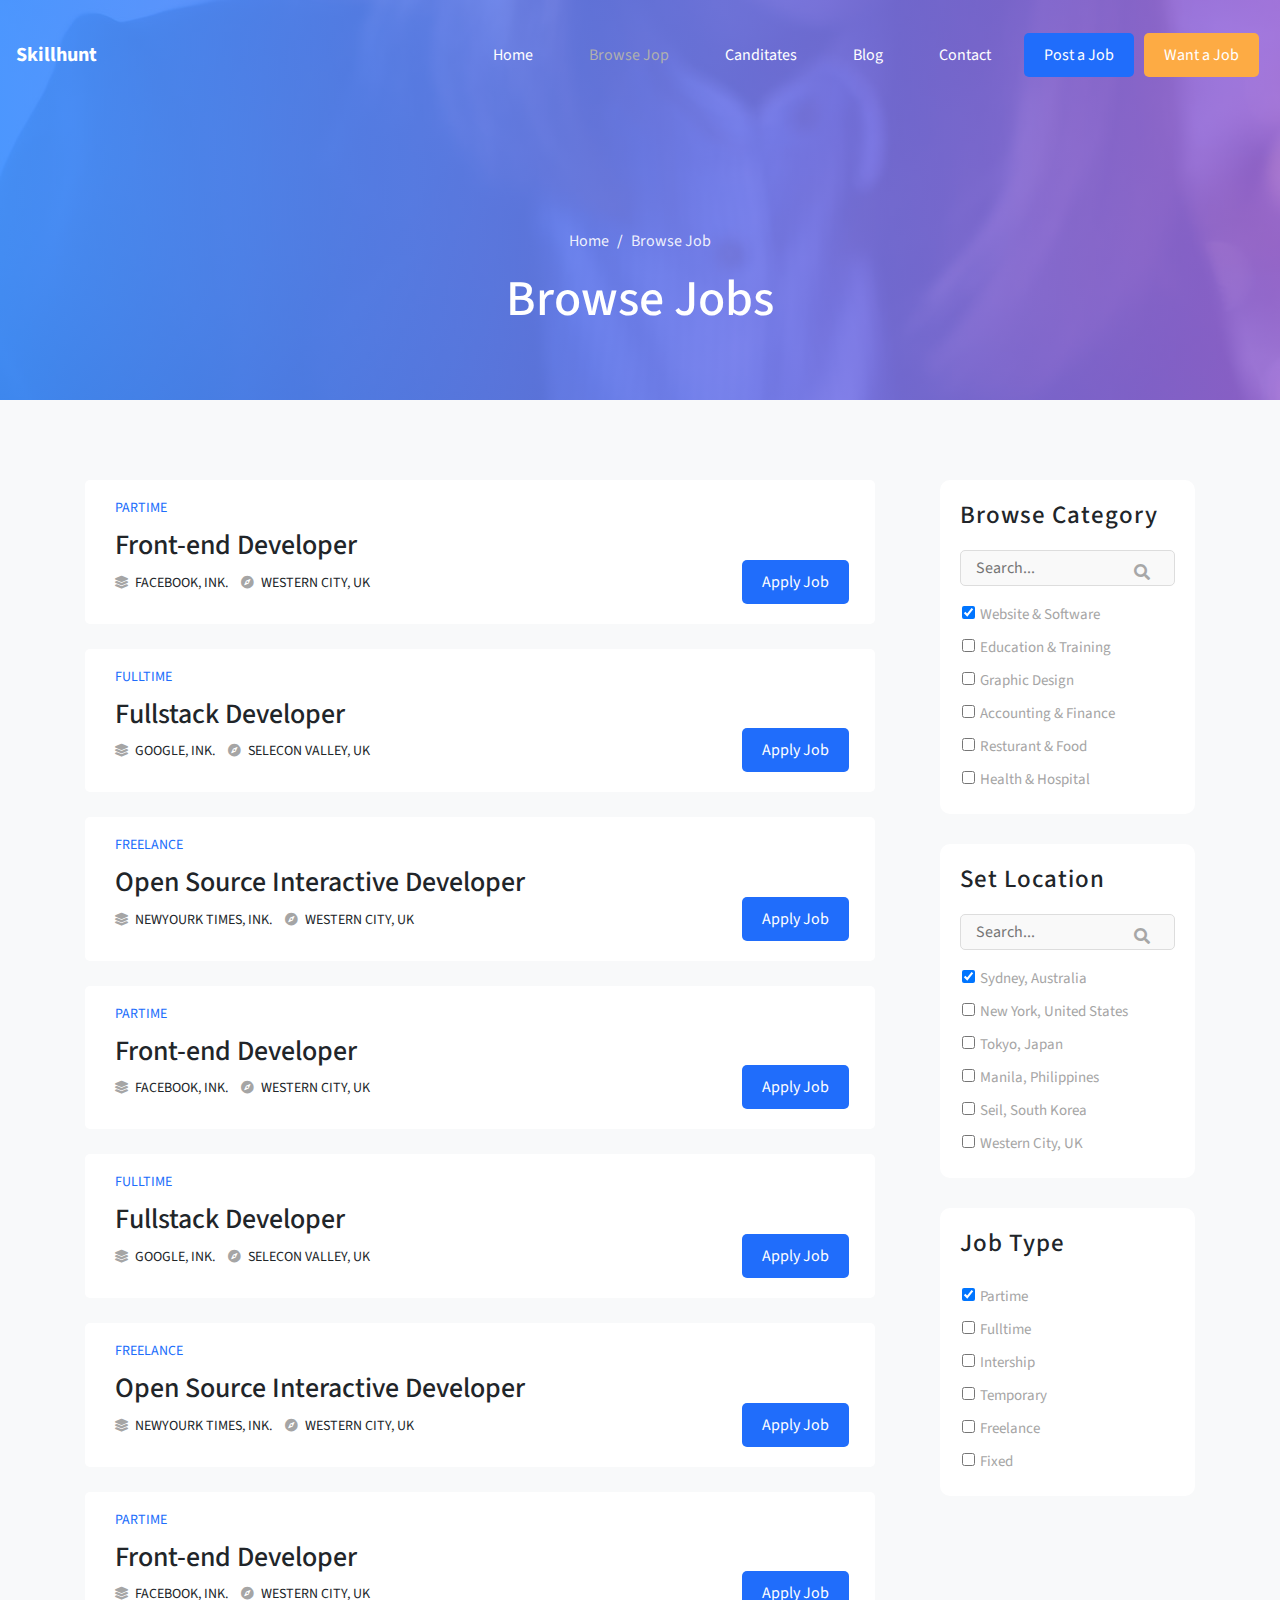
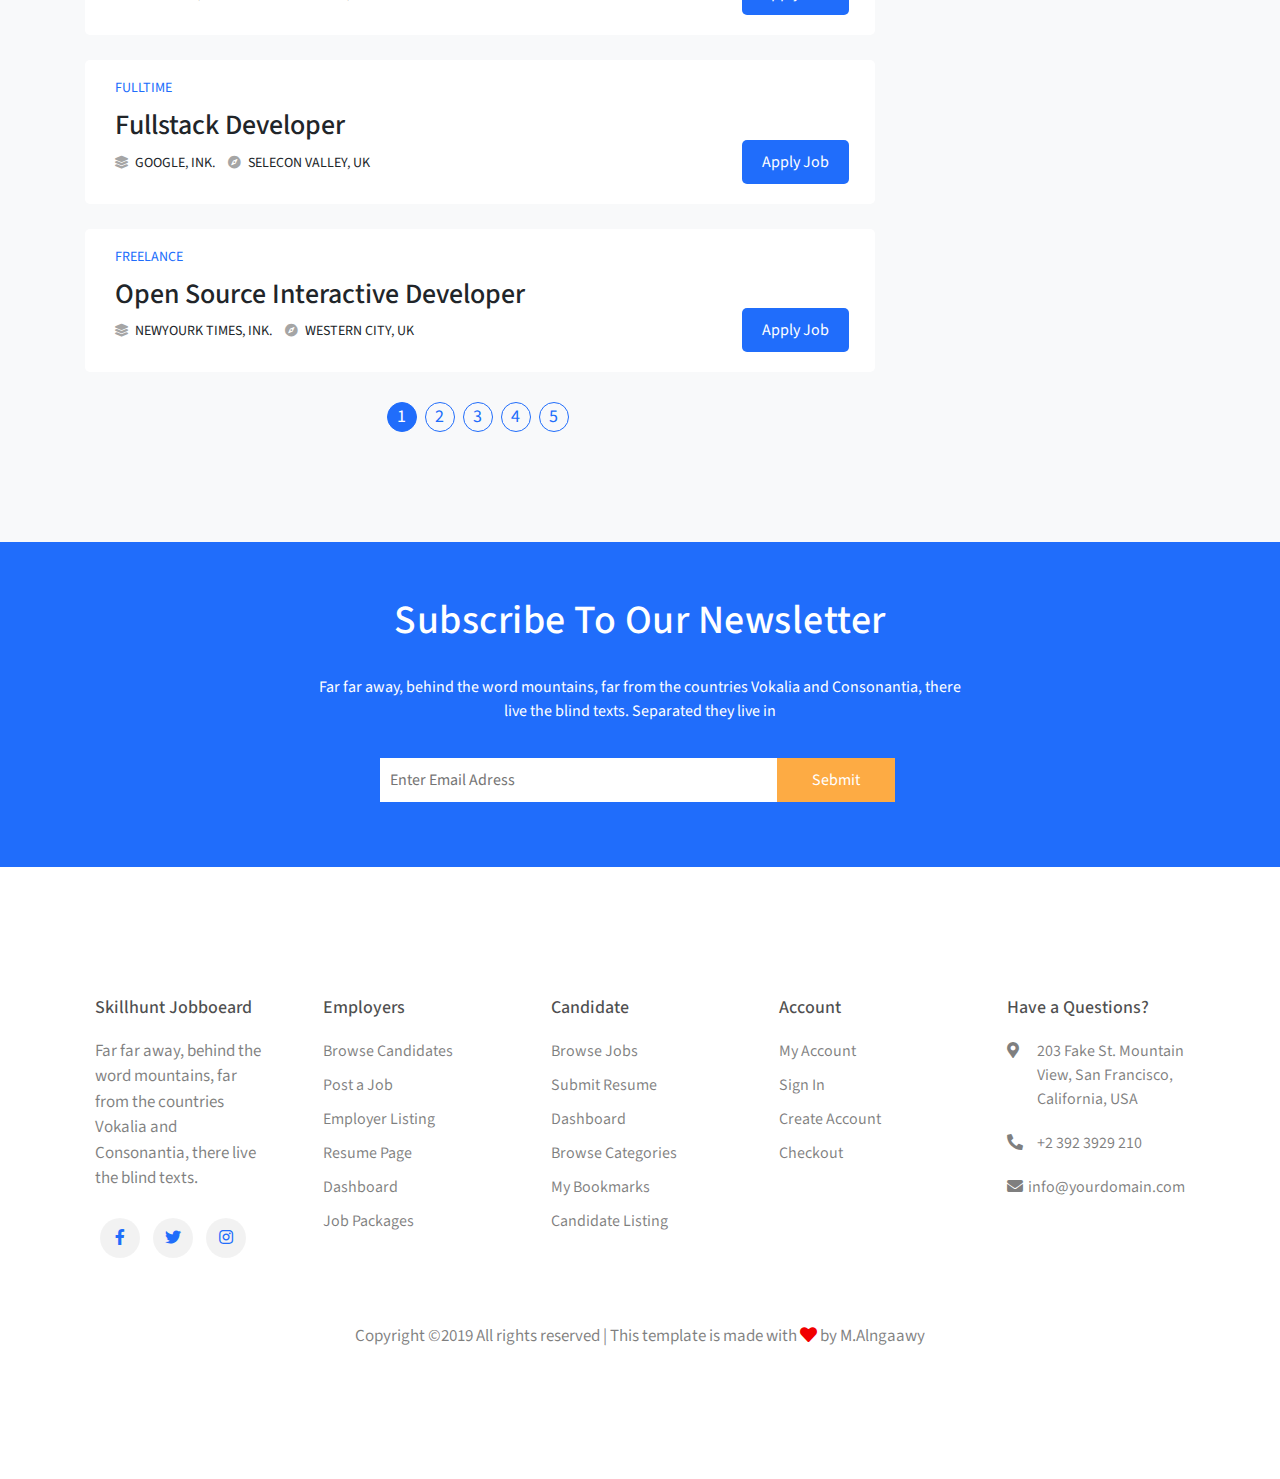
<file: browsejobs.html>
<!DOCTYPE html>
<html lang="en">
<head>
  <meta charset="UTF-8">
  <meta name="viewport" content="width=device-width, initial-scale=1.0">
  <meta name="description" content="this is the best place to browse jobs here and apply for it">
  <meta http-equiv="X-UA-Compatible" content="ie=edge">
  <link rel="stylesheet" href="css/all.min.css">
  <link rel="stylesheet" href="css/bootstrap.min.css">
  <link rel="stylesheet" href="https://fonts.googleapis.com/css?family=Source+Sans+Pro&display=swap">
  <link rel="stylesheet" href="css/font/flaticon.css">
  <link rel="stylesheet" href="css/owl.carousel.min.css">
  <link rel="stylesheet" href="css/owl.theme.default.min.css">
  <link rel="stylesheet" href="css/style.css">
  <title>Browse Jobs</title>
</head>
<body>

  <header id="header">
    <div class="overlay"></div>
    <!--Start nav -->
    <nav class="navbar navbar-expand-lg">
      <a class="navbar-brand" href="#">Skillhunt</a>
      <button class="navbar-toggler" type="button" data-toggle="collapse" data-target="#navbarSupportedContent" aria-controls="navbarSupportedContent" aria-expanded="false" aria-label="Toggle navigation">
        <span class="navbar-toggler-icon fas fa-bars"></span> menu 
      </button>
      <div class="collapse navbar-collapse" id="navbarSupportedContent">
        <ul class="navbar-nav ml-auto">
          <li class="nav-item">
            <a class="nav-link" href="index.html">Home <span class="sr-only">(current)</span></a>
          </li>
          <li class="nav-item active">
            <a class="nav-link" href="browsejobs.html">Browse Jop</a>
          </li>
          <li class="nav-item">
            <a class="nav-link" href="candidates.html">Canditates</a>
          </li>
          <li class="nav-item">
            <a class="nav-link" href="blog.html">Blog</a>
          </li>
          <li class="nav-item">
            <a class="nav-link" href="contact.html">Contact</a>
          </li>
        </ul>
        <a href="new-post.html" class="main-btn">Post a Job</a>
        <a href="job-post.html" class="second-btn">Want a Job</a>
      </div>
    </nav>
    <!-- End Navbar -->
    <div class="container">
      <div class="row">
        <div class="col-md-12">
          <div aria-label="breadcrumb" class="pages">
            <ol class="breadcrumb">
              <li class="breadcrumb-item"> <a href="index.html">Home</a></li>
              <li class="breadcrumb-item active">Browse Job</li>
            </ol>
          </div>
          <h1 class="page-title">Browse Jobs</h1>
        </div>
      </div>
    </div>
  </header>
  <!-- End Haeder -->
    <!-- Start Recently Section -->
    <section class="recently">
      <div class="container">
        <div class="row">
          <div class="col-md-9 pdr-50">
            <div class="box">
              <div class="info">
                <span class="work-time">Partime</span>
                <h3>Front-end Developer</h3>
                <div class="place">
                  <span class="company"><i class="fas fa-layer-group"></i>Facebook, ink.</span>
                  <span class="location"><i class="fas fa-compass"></i>Western City, UK</span>
                </div>
              </div>
              <div class="apply">
                <i class="fas fa-heart"></i>
                <button class="main-btn">Apply Job</button>
              </div>
            </div>
            <div class="box">
              <div class="info">
                <span class="work-time">Fulltime</span>
                <h3>Fullstack Developer</h3>
                <div class="place">
                  <span class="company"><i class="fas fa-layer-group"></i>Google, ink.</span>
                  <span class="location"><i class="fas fa-compass"></i>Selecon Valley, UK</span>
                </div>
              </div>
              <div class="apply">
                <i class="fas fa-heart"></i>
                <button class="main-btn">Apply Job</button>
              </div>
            </div>
            <div class="box">
              <div class="info">
                <span class="work-time">Freelance</span>
                <h3>Open Source Interactive Developer</h3>
                <div class="place">
                  <span class="company"><i class="fas fa-layer-group"></i>Newyourk Times, ink.</span>
                  <span class="location"><i class="fas fa-compass"></i>Western City, UK</span>
                </div>
              </div>
              <div class="apply">
                <i class="fas fa-heart"></i>
                <button class="main-btn">Apply Job</button>
              </div>
            </div>
            <div class="box">
              <div class="info">
                <span class="work-time">Partime</span>
                <h3>Front-end Developer</h3>
                <div class="place">
                  <span class="company"><i class="fas fa-layer-group"></i>Facebook, ink.</span>
                  <span class="location"><i class="fas fa-compass"></i>Western City, UK</span>
                </div>
              </div>
              <div class="apply">
                <i class="fas fa-heart"></i>
                <button class="main-btn">Apply Job</button>
              </div>
            </div>
            <div class="box">
              <div class="info">
                <span class="work-time">Fulltime</span>
                <h3>Fullstack Developer</h3>
                <div class="place">
                  <span class="company"><i class="fas fa-layer-group"></i>Google, ink.</span>
                  <span class="location"><i class="fas fa-compass"></i>Selecon Valley, UK</span>
                </div>
              </div>
              <div class="apply">
                <i class="fas fa-heart"></i>
                <button class="main-btn">Apply Job</button>
              </div>
            </div>
            <div class="box">
              <div class="info">
                <span class="work-time">Freelance</span>
                <h3>Open Source Interactive Developer</h3>
                <div class="place">
                  <span class="company"><i class="fas fa-layer-group"></i>Newyourk Times, ink.</span>
                  <span class="location"><i class="fas fa-compass"></i>Western City, UK</span>
                </div>
              </div>
              <div class="apply">
                <i class="fas fa-heart"></i>
                <button class="main-btn">Apply Job</button>
              </div>
            </div>
            <div class="box">
              <div class="info">
                <span class="work-time">Partime</span>
                <h3>Front-end Developer</h3>
                <div class="place">
                  <span class="company"><i class="fas fa-layer-group"></i>Facebook, ink.</span>
                  <span class="location"><i class="fas fa-compass"></i>Western City, UK</span>
                </div>
              </div>
              <div class="apply">
                <i class="fas fa-heart"></i>
                <button class="main-btn">Apply Job</button>
              </div>
            </div>
            <div class="box">
              <div class="info">
                <span class="work-time">Fulltime</span>
                <h3>Fullstack Developer</h3>
                <div class="place">
                  <span class="company"><i class="fas fa-layer-group"></i>Google, ink.</span>
                  <span class="location"><i class="fas fa-compass"></i>Selecon Valley, UK</span>
                </div>
              </div>
              <div class="apply">
                <i class="fas fa-heart"></i>
                <button class="main-btn">Apply Job</button>
              </div>
            </div>
            <div class="box">
              <div class="info">
                <span class="work-time">Freelance</span>
                <h3>Open Source Interactive Developer</h3>
                <div class="place">
                  <span class="company"><i class="fas fa-layer-group"></i>Newyourk Times, ink.</span>
                  <span class="location"><i class="fas fa-compass"></i>Western City, UK</span>
                </div>
              </div>
              <div class="apply">
                <i class="fas fa-heart"></i>
                <button class="main-btn">Apply Job</button>
              </div>
            </div>
            <ul class="more-jobs">
              <li><a href="#" class="active">1</a></li>
              <li><a href="#">2</a></li>
              <li><a href="#">3</a></li>
              <li><a href="#">4</a></li>
              <li><a href="#">5</a></li>
            </ul>
          </div>
          <div class="col-md-3">
            <div class="filter">
              <div class="category">
                <h2>Browse Category</h2>
                <form action="#">
                  <div class="search-box">
                    <input type="search" placeholder="Search..."><br>
                    <i class="fas fa-search"></i>
                  </div>
                  <div class="checkbox">
                    <input type="checkbox" value="websites" checked> Website & Software <br>
                    <input type="checkbox" value="websites"> Education & Training <br>
                    <input type="checkbox" value="websites"> Graphic Design <br>
                    <input type="checkbox" value="websites"> Accounting & Finance <br>
                    <input type="checkbox" value="websites"> Resturant & Food <br>
                    <input type="checkbox" value="websites"> Health & Hospital <br>
                  </div>
                </form>
              </div>

              <div class="category">
                <h2>Set Location</h2>
                <form action="#">
                  <div class="search-box">
                    <input type="search" placeholder="Search..."><br>
                    <i class="fas fa-search"></i>
                  </div>
                  <div class="checkbox">
                    <input type="checkbox" value="websites" checked> Sydney, Australia <br>
                    <input type="checkbox" value="websites"> New York, United States <br>
                    <input type="checkbox" value="websites"> Tokyo, Japan <br>
                    <input type="checkbox" value="websites"> Manila, Philippines <br>
                    <input type="checkbox" value="websites"> Seil, South Korea <br>
                    <input type="checkbox" value="websites"> Western City, UK <br>
                  </div>
                </form>
              </div>

              <div class="category">
                <h2>Job Type</h2>
                <form action="#">
                  <div class="checkbox">
                    <input type="checkbox" value="websites" checked> Partime <br>
                    <input type="checkbox" value="websites"> Fulltime <br>
                    <input type="checkbox" value="websites"> Intership <br>
                    <input type="checkbox" value="websites"> Temporary <br>
                    <input type="checkbox" value="websites"> Freelance <br>
                    <input type="checkbox" value="websites"> Fixed <br>
                  </div>
                </form>
              </div>
            </div>
          </div>
        </div>
      </div>
    </section>
















<!-- Start Section Sebscribe -->
<section class="sebscribe text-center">
  <div class="container">
    <h2>Subscribe To Our Newsletter</h2>
    <p>Far far away, behind the word mountains, far from the countries Vokalia and Consonantia, there live the blind texts. Separated they live in
      <form action="">
        <input type="text" class="mail" placeholder="Enter Email Adress">
        <input type="submit" class="second-btn" value="Sebmit">
      </form>
    </p>
  </div>
</section>
<!-- Start Footer -->
<footer id="footer">
  <div class="container">
    <div class="row">
      <div class="col-md">
        <div class="box">
          <h3 class="box-title">Skillhunt Jobboeard</h3>
          <p>Far far away, behind the word mountains, far from the countries Vokalia and Consonantia, there live the blind texts.</p>
          <ul class="social-media">
            <li><a href="#"><i class="fab fa-facebook-f"></i></a></li>
            <li><a href="#"><i class="fab fa-twitter"></i></a></li>
            <li><a href="#"><i class="fab fa-instagram"></i></a></li>
          </ul>
        </div>
      </div>
      <div class="col-md">
        <div class="box">
          <h3 class="box-title">Employers</h3>
          <ul class="list-unstyled">
            <li><a href="#">Browse Candidates</a></li>
            <li><a href="#">Post a Job</a></li>
            <li><a href="#">Employer Listing</a></li>
            <li><a href="#">Resume Page</a></li>
            <li><a href="#">Dashboard</a></li>
            <li><a href="#">Job Packages</a></li>
          </ul>
        </div>
      </div>
      <div class="col-md">
        <div class="box">
          <h3 class="box-title">Candidate</h3>
          <ul class="list-unstyled">
            <li><a href="#">Browse Jobs</a></li>
            <li><a href="#">Submit Resume</a></li>
            <li><a href="#">Dashboard</a></li>
            <li><a href="#">Browse Categories</a></li>
            <li><a href="#">My Bookmarks</a></li>
            <li><a href="#">Candidate Listing</a></li>
          </ul>
        </div>
      </div>
      <div class="col-md">
        <div class="box">
          <h3 class="box-title">Account</h3>
          <ul class="list-unstyled">
            <li><a href="#">My Account</a></li>
            <li><a href="#">Sign In</a></li>
            <li><a href="#">Create Account</a></li>
            <li><a href="#">Checkout</a></li>
          </ul>
        </div>
      </div>
      <div class="col-md">
        <div class="box">
          <h3 class="box-title">Have a Questions?</h3>
          <ul class="unstyled-list question">
            <li>
              <i class="fas fa-map-marker-alt"></i> 
              <span> 203 Fake St. Mountain View, San Francisco, California, USA</span>
            </li>
            <li>
              <a href="#">
                <i class="fas fa-phone-alt"></i>
                <span>+2 392 3929 210</span>
              </a>
            </li>
            <li>
              <a href="#">
                <i class="fas fa-envelope"></i>
                <span>info@yourdomain.com</span>
              </a>
            </li>
          </ul>
        </div>
      </div>
    </div>
    <div class="copyright">
      Copyright &copy;2019  All rights reserved | This template is made with <i class="fas fa-heart"></i> by M.Alngaawy
    </div>
  </div>
</footer>

<script src="js/jquery-3.4.1.min.js"></script>
<script src="js/bootstrap.min.js"></script>
<script src="js/jquery.numscroll.js"></script>
<script src="js/owl.carousel.min.js"></script>
<script src="js/custom.js"></script>
</body>
</html>
</file>
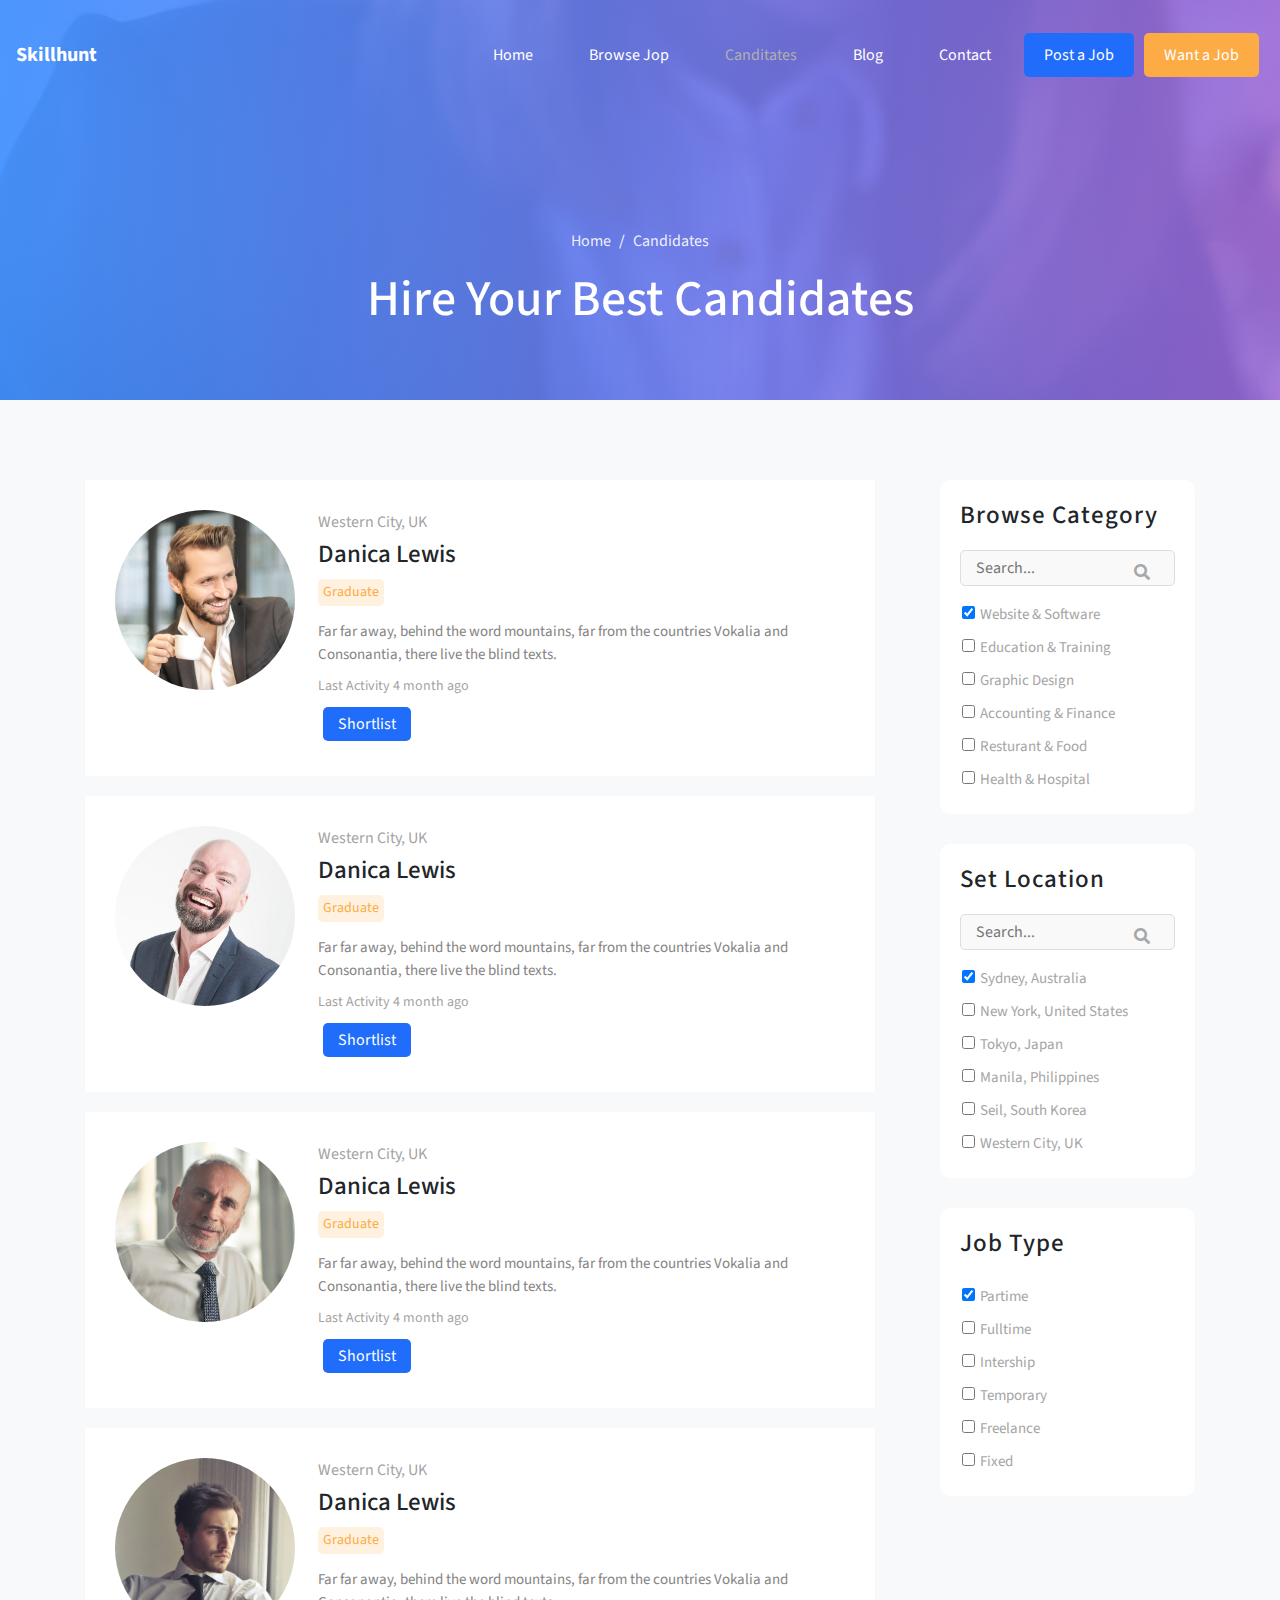
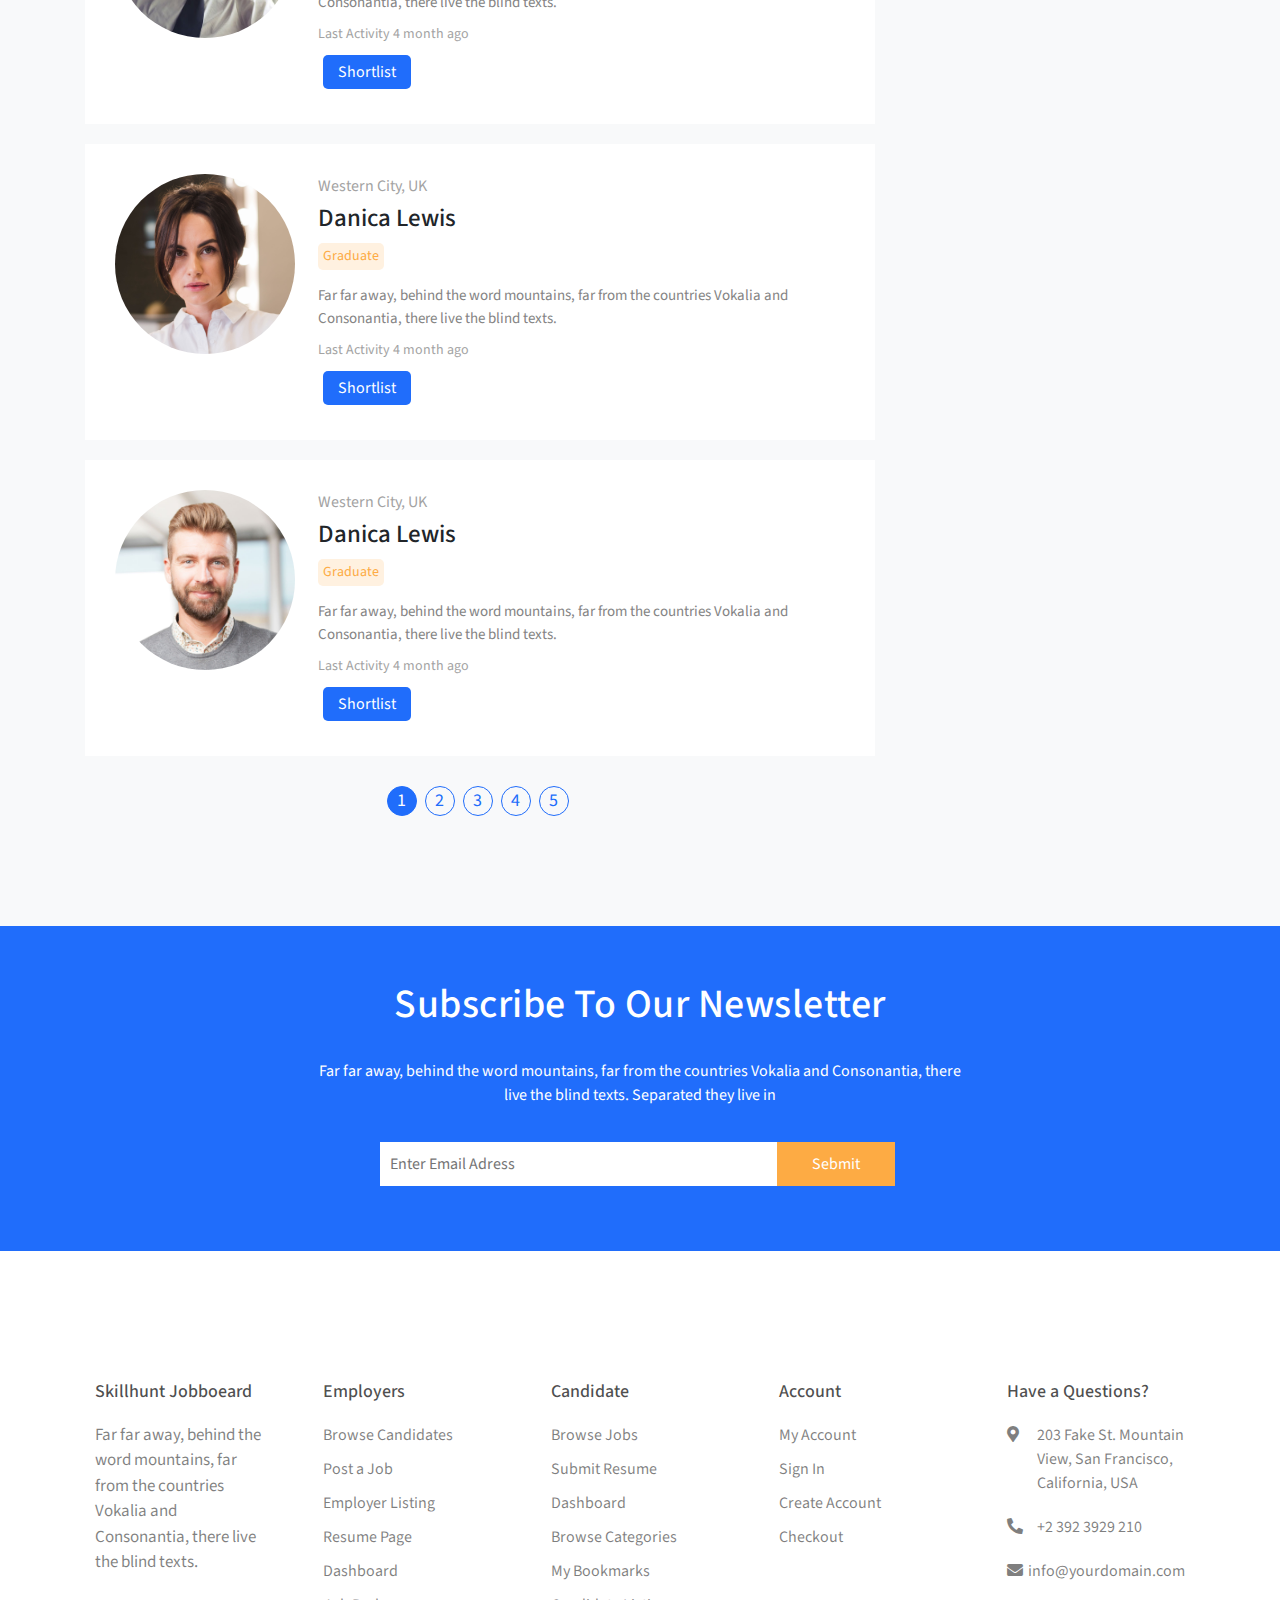
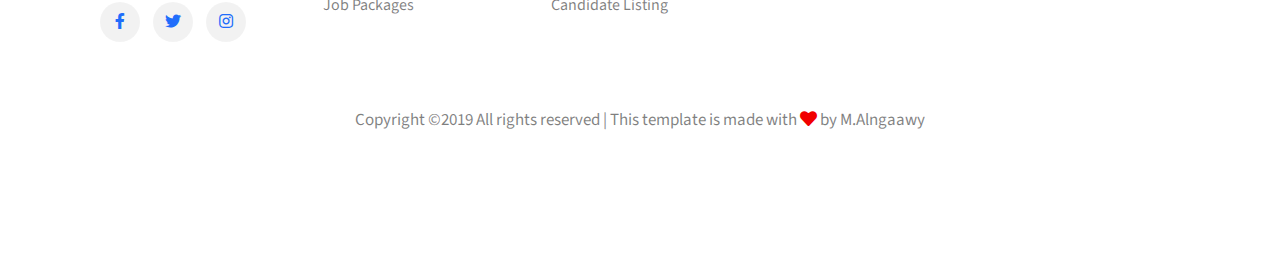
<file: candidates.html>
<!DOCTYPE html>
<html lang="en">
<head>
  <meta charset="UTF-8">
  <meta name="viewport" content="width=device-width, initial-scale=1.0">
  <meta name="description" content="here you can hire your candidate and commenecate with them to do the work together">
  <meta http-equiv="X-UA-Compatible" content="ie=edge">
  <link rel="stylesheet" href="css/all.min.css">
  <link rel="stylesheet" href="css/bootstrap.min.css">
  <link rel="stylesheet" href="https://fonts.googleapis.com/css?family=Source+Sans+Pro&display=swap">
  <link rel="stylesheet" href="css/font/flaticon.css">
  <link rel="stylesheet" href="css/owl.carousel.min.css">
  <link rel="stylesheet" href="css/owl.theme.default.min.css">
  <link rel="stylesheet" href="css/style.css">
  <title>Candidates</title>
</head>
<body>

  <header id="header">
    <div class="overlay"></div>
    <!--Start nav -->
    <nav class="navbar navbar-expand-lg">
      <a class="navbar-brand" href="#">Skillhunt</a>
      <button class="navbar-toggler" type="button" data-toggle="collapse" data-target="#navbarSupportedContent" aria-controls="navbarSupportedContent" aria-expanded="false" aria-label="Toggle navigation">
        <span class="navbar-toggler-icon fas fa-bars"></span> menu 
      </button>
      <div class="collapse navbar-collapse" id="navbarSupportedContent">
        <ul class="navbar-nav ml-auto">
          <li class="nav-item">
            <a class="nav-link" href="index.html">Home <span class="sr-only">(current)</span></a>
          </li>
          <li class="nav-item">
            <a class="nav-link" href="browsejobs.html">Browse Jop</a>
          </li>
          <li class="nav-item active">
            <a class="nav-link" href="candidates.html">Canditates</a>
          </li>
          <li class="nav-item">
            <a class="nav-link" href="blog.html">Blog</a>
          </li>
          <li class="nav-item">
            <a class="nav-link" href="contact.html">Contact</a>
          </li>
        </ul>
        <a href="new-post.html" class="main-btn">Post a Job</a>
        <a href="job-post.html" class="second-btn">Want a Job</a>
      </div>
    </nav>
    <!-- End Navbar -->
    <div class="container">
      <div class="row">
        <div class="col-md-12">
          <div aria-label="breadcrumb" class="pages">
            <ol class="breadcrumb">
              <li class="breadcrumb-item"> <a href="index.html">Home</a></li>
              <li class="breadcrumb-item active">Candidates</li>
            </ol>
          </div>
          <h1 class="page-title">Hire Your Best Candidates</h1>
        </div>
      </div>
    </div>
  </header>
  <!-- End Haeder -->
    <!-- Start Recently Section -->
    <section class="recently">
      <div class="container">
        <div class="row">
          <div class="col-md-9 pdr-50">
            <div class="team">
              <div class="img">
                <img src="images/person_1.jpg" alt="" class="user">
              </div>
              <div class="info">
                <span class="country">Western City, UK</span>
                <h3 class="name">Danica Lewis</h3>
                <span class="status">Graduate</span>
                <p class="description">Far far away, behind the word mountains, far from the countries Vokalia and Consonantia, there live the blind texts.</p>
                <span class="last-active">Last Activity 4 month ago</span>
                <button class="main-btn">Shortlist</button>
              </div>
            </div>
            <div class="team">
              <div class="img">
                <img src="images/person_2.jpg" alt="" class="user">
              </div>
              <div class="info">
                <span class="country">Western City, UK</span>
                <h3 class="name">Danica Lewis</h3>
                <span class="status">Graduate</span>
                <p class="description">Far far away, behind the word mountains, far from the countries Vokalia and Consonantia, there live the blind texts.</p>
                <span class="last-active">Last Activity 4 month ago</span>
                <button class="main-btn">Shortlist</button>
              </div>
            </div>
            <div class="team">
              <div class="img">
                <img src="images/person_3.jpg" alt="" class="user">
              </div>
              <div class="info">
                <span class="country">Western City, UK</span>
                <h3 class="name">Danica Lewis</h3>
                <span class="status">Graduate</span>
                <p class="description">Far far away, behind the word mountains, far from the countries Vokalia and Consonantia, there live the blind texts.</p>
                <span class="last-active">Last Activity 4 month ago</span>
                <button class="main-btn">Shortlist</button>
              </div>
            </div>
            <div class="team">
              <div class="img">
                <img src="images/person_4.jpg" alt="" class="user">
              </div>
              <div class="info">
                <span class="country">Western City, UK</span>
                <h3 class="name">Danica Lewis</h3>
                <span class="status">Graduate</span>
                <p class="description">Far far away, behind the word mountains, far from the countries Vokalia and Consonantia, there live the blind texts.</p>
                <span class="last-active">Last Activity 4 month ago</span>
                <button class="main-btn">Shortlist</button>
              </div>
            </div>
            <div class="team">
              <div class="img">
                <img src="images/person_5.jpg" alt="" class="user">
              </div>
              <div class="info">
                <span class="country">Western City, UK</span>
                <h3 class="name">Danica Lewis</h3>
                <span class="status">Graduate</span>
                <p class="description">Far far away, behind the word mountains, far from the countries Vokalia and Consonantia, there live the blind texts.</p>
                <span class="last-active">Last Activity 4 month ago</span>
                <button class="main-btn">Shortlist</button>
              </div>
            </div>
            <div class="team">
              <div class="img">
                <img src="images/person_6.jpg" alt="" class="user">
              </div>
              <div class="info">
                <span class="country">Western City, UK</span>
                <h3 class="name">Danica Lewis</h3>
                <span class="status">Graduate</span>
                <p class="description">Far far away, behind the word mountains, far from the countries Vokalia and Consonantia, there live the blind texts.</p>
                <span class="last-active">Last Activity 4 month ago</span>
                <button class="main-btn">Shortlist</button>
              </div>
            </div>
            <ul class="more-jobs">
              <li><a href="#" class="active">1</a></li>
              <li><a href="#">2</a></li>
              <li><a href="#">3</a></li>
              <li><a href="#">4</a></li>
              <li><a href="#">5</a></li>
            </ul>
          </div>
          <div class="col-md-3">
            <div class="filter">
              <div class="category">
                <h2>Browse Category</h2>
                <form action="#">
                  <div class="search-box">
                    <input type="search" placeholder="Search..."><br>
                    <i class="fas fa-search"></i>
                  </div>
                  <div class="checkbox">
                    <input type="checkbox" value="websites" checked> Website & Software <br>
                    <input type="checkbox" value="websites"> Education & Training <br>
                    <input type="checkbox" value="websites"> Graphic Design <br>
                    <input type="checkbox" value="websites"> Accounting & Finance <br>
                    <input type="checkbox" value="websites"> Resturant & Food <br>
                    <input type="checkbox" value="websites"> Health & Hospital <br>
                  </div>
                </form>
              </div>

              <div class="category">
                <h2>Set Location</h2>
                <form action="#">
                  <div class="search-box">
                    <input type="search" placeholder="Search..."><br>
                    <i class="fas fa-search"></i>
                  </div>
                  <div class="checkbox">
                    <input type="checkbox" value="websites" checked> Sydney, Australia <br>
                    <input type="checkbox" value="websites"> New York, United States <br>
                    <input type="checkbox" value="websites"> Tokyo, Japan <br>
                    <input type="checkbox" value="websites"> Manila, Philippines <br>
                    <input type="checkbox" value="websites"> Seil, South Korea <br>
                    <input type="checkbox" value="websites"> Western City, UK <br>
                  </div>
                </form>
              </div>

              <div class="category">
                <h2>Job Type</h2>
                <form action="#">
                  <div class="checkbox">
                    <input type="checkbox" value="websites" checked> Partime <br>
                    <input type="checkbox" value="websites"> Fulltime <br>
                    <input type="checkbox" value="websites"> Intership <br>
                    <input type="checkbox" value="websites"> Temporary <br>
                    <input type="checkbox" value="websites"> Freelance <br>
                    <input type="checkbox" value="websites"> Fixed <br>
                  </div>
                </form>
              </div>
            </div>
          </div>
        </div>
      </div>
    </section>

<!-- Start Section Sebscribe -->
<section class="sebscribe text-center">
  <div class="container">
    <h2>Subscribe To Our Newsletter</h2>
    <p>Far far away, behind the word mountains, far from the countries Vokalia and Consonantia, there live the blind texts. Separated they live in
      <form action="">
        <input type="text" class="mail" placeholder="Enter Email Adress">
        <input type="submit" class="second-btn" value="Sebmit">
      </form>
    </p>
  </div>
</section>
<!-- Start Footer -->
<footer id="footer">
  <div class="container">
    <div class="row">
      <div class="col-md">
        <div class="box">
          <h3 class="box-title">Skillhunt Jobboeard</h3>
          <p>Far far away, behind the word mountains, far from the countries Vokalia and Consonantia, there live the blind texts.</p>
          <ul class="social-media">
            <li><a href="#"><i class="fab fa-facebook-f"></i></a></li>
            <li><a href="#"><i class="fab fa-twitter"></i></a></li>
            <li><a href="#"><i class="fab fa-instagram"></i></a></li>
          </ul>
        </div>
      </div>
      <div class="col-md">
        <div class="box">
          <h3 class="box-title">Employers</h3>
          <ul class="list-unstyled">
            <li><a href="#">Browse Candidates</a></li>
            <li><a href="#">Post a Job</a></li>
            <li><a href="#">Employer Listing</a></li>
            <li><a href="#">Resume Page</a></li>
            <li><a href="#">Dashboard</a></li>
            <li><a href="#">Job Packages</a></li>
          </ul>
        </div>
      </div>
      <div class="col-md">
        <div class="box">
          <h3 class="box-title">Candidate</h3>
          <ul class="list-unstyled">
            <li><a href="#">Browse Jobs</a></li>
            <li><a href="#">Submit Resume</a></li>
            <li><a href="#">Dashboard</a></li>
            <li><a href="#">Browse Categories</a></li>
            <li><a href="#">My Bookmarks</a></li>
            <li><a href="#">Candidate Listing</a></li>
          </ul>
        </div>
      </div>
      <div class="col-md">
        <div class="box">
          <h3 class="box-title">Account</h3>
          <ul class="list-unstyled">
            <li><a href="#">My Account</a></li>
            <li><a href="#">Sign In</a></li>
            <li><a href="#">Create Account</a></li>
            <li><a href="#">Checkout</a></li>
          </ul>
        </div>
      </div>
      <div class="col-md">
        <div class="box">
          <h3 class="box-title">Have a Questions?</h3>
          <ul class="unstyled-list question">
            <li>
              <i class="fas fa-map-marker-alt"></i> 
              <span> 203 Fake St. Mountain View, San Francisco, California, USA</span>
            </li>
            <li>
              <a href="#">
                <i class="fas fa-phone-alt"></i>
                <span>+2 392 3929 210</span>
              </a>
            </li>
            <li>
              <a href="#">
                <i class="fas fa-envelope"></i>
                <span>info@yourdomain.com</span>
              </a>
            </li>
          </ul>
        </div>
      </div>
    </div>
    <div class="copyright">
      Copyright &copy;2019  All rights reserved | This template is made with <i class="fas fa-heart"></i> by M.Alngaawy
    </div>
  </div>
</footer>

<script src="js/jquery-3.4.1.min.js"></script>
<script src="js/bootstrap.min.js"></script>
<script src="js/jquery.numscroll.js"></script>
<script src="js/owl.carousel.min.js"></script>
<script src="js/custom.js"></script>
</body>
</html>
</file>
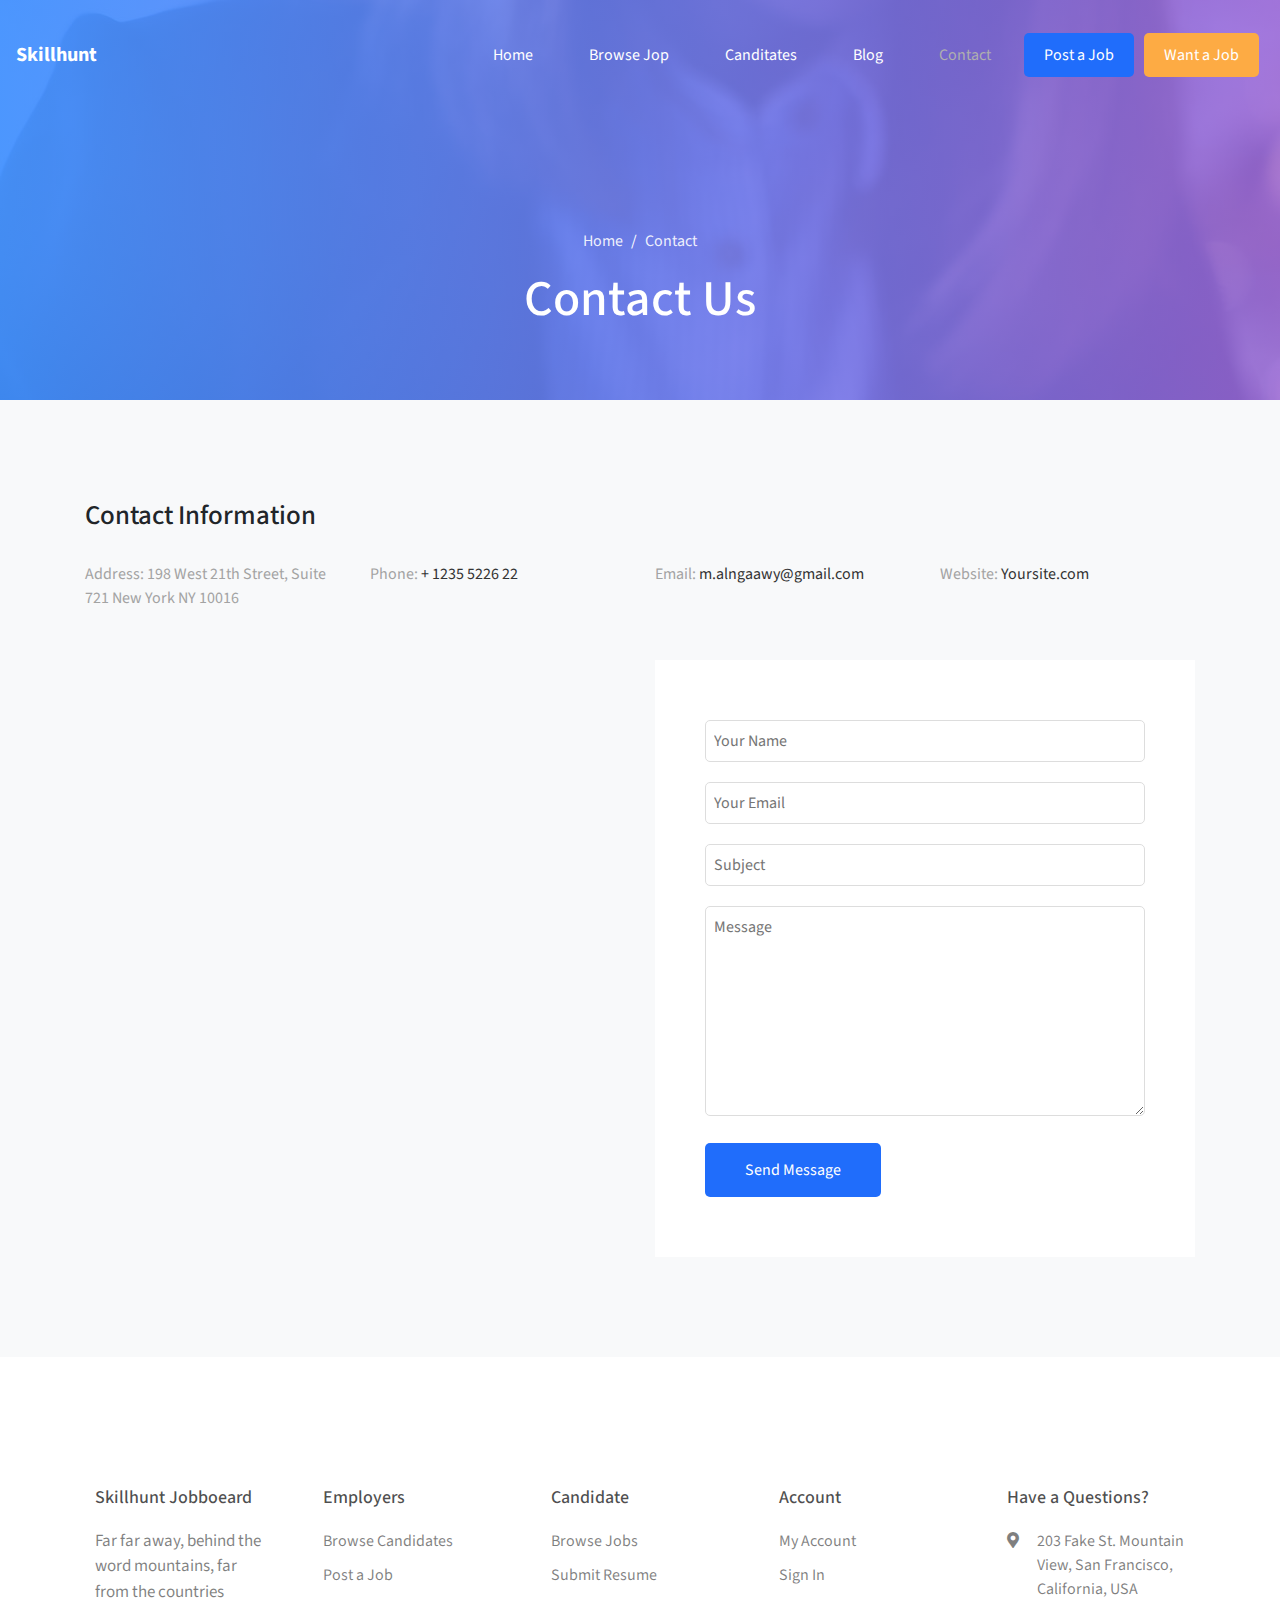
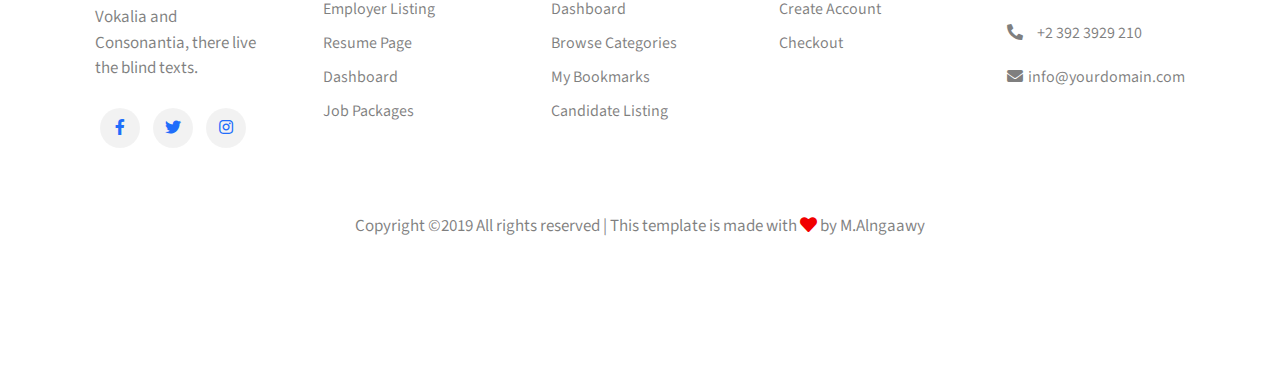
<file: contact.html>
<!DOCTYPE html>
<html lang="en">
<head>
  <meta charset="UTF-8">
  <meta name="viewport" content="width=device-width, initial-scale=1.0">
  <meta name="description" content="provide an information in case you need to contact us any time and there is a map to show you our place">
  <meta http-equiv="X-UA-Compatible" content="ie=edge">
  <link rel="stylesheet" href="css/all.min.css">
  <link rel="stylesheet" href="css/bootstrap.min.css">
  <link rel="stylesheet" href="https://fonts.googleapis.com/css?family=Source+Sans+Pro&display=swap">
  <link rel="stylesheet" href="css/font/flaticon.css">
  <link rel="stylesheet" href="css/owl.carousel.min.css">
  <link rel="stylesheet" href="css/owl.theme.default.min.css">
  <link rel="stylesheet" href="css/style.css">
  <title>Single blogs</title>
</head>
<body>

  <header id="header">
    <div class="overlay"></div>
    <!--Start nav -->
    <nav class="navbar navbar-expand-lg">
      <a class="navbar-brand" href="#">Skillhunt</a>
      <button class="navbar-toggler" type="button" data-toggle="collapse" data-target="#navbarSupportedContent" aria-controls="navbarSupportedContent" aria-expanded="false" aria-label="Toggle navigation">
        <span class="navbar-toggler-icon fas fa-bars"></span> menu 
      </button>
      <div class="collapse navbar-collapse" id="navbarSupportedContent">
        <ul class="navbar-nav ml-auto">
          <li class="nav-item">
            <a class="nav-link" href="index.html">Home<span class="sr-only">(current)</span></a>
          </li>
          <li class="nav-item">
            <a class="nav-link" href="browsejobs.html">Browse Jop</a>
          </li>
          <li class="nav-item">
            <a class="nav-link" href="candidates.html">Canditates</a>
          </li>
          <li class="nav-item">
            <a class="nav-link" href="blog.html">Blog</a>
          </li>
          <li class="nav-item active">
            <a class="nav-link" href="contact.html">Contact</a>
          </li>
        </ul>
        <a href="new-post.html" class="main-btn">Post a Job</a>
        <a href="job-post.html" class="second-btn">Want a Job</a>
      </div>
    </nav>
    <!-- End Navbar -->
    <div class="container">
      <div class="row">
        <div class="col-md-12">
          <div aria-label="breadcrumb" class="pages">
            <ol class="breadcrumb">
              <li class="breadcrumb-item"> <a href="index.html">Home</a></li>
              <li class="breadcrumb-item active">Contact</li>
            </ol>
          </div>
          <h1 class="page-title">Contact Us</h1>
        </div>
      </div>
    </div>
  </header>
<!-- End Haeder -->

<section class="contact-us">
  <div class="container">
    <h2 class="title">Contact Information</h2>
    <div class="row">
      <div class="col-md">
        <div class="address info">Address: 198 West 21th Street, Suite 721 New York NY 10016</div>
      </div>
      <div class="col-md">
        <div class="phone info">
          <span>Phone:</span> <a href="#">+ 1235 5226 22</a>
        </div>
      </div>
      <div class="col-md">
        <div class="email info">
          <span>Email:</span> <a href="#">m.alngaawy@gmail.com</a>
        </div>
      </div>
      <div class="col-md info">
        <span>Website:</span> <a href="#">Yoursite.com</a>
      </div>
    </div>
    <div class="form">
      <div class="row">
        <div class="col-md">
          <div class="map" style="height: 100%;">
            <iframe src="https://www.google.com/maps/embed?pb=!1m10!1m8!1m3!1d176847.78914714538!2d31.264552523122518!3d30.099406711194447!3m2!1i1024!2i768!4f13.1!5e0!3m2!1sar!2seg!4v1574026850288!5m2!1sar!2seg" width="100%" height="100%" frameborder="0" style="border:0;" allowfullscreen=""></iframe>
          </div>
        </div>
        <div class="col-md">
          <form action="#">
            <input type="text" placeholder="Your Name">
            <input type="email" placeholder="Your Email">
            <input type="text" placeholder="Subject">
            <textarea name="message" id="" cols="30" rows="8" placeholder="Message"></textarea>
            <input type="submit" class="main-btn" value="Send Message">
          </form>
        </div>
      </div>
    </div>
  </div>
</section>


<!-- Start Footer -->
<footer id="footer">
    <div class="container">
      <div class="row">
        <div class="col-md">
          <div class="box">
            <h3 class="box-title">Skillhunt Jobboeard</h3>
            <p>Far far away, behind the word mountains, far from the countries Vokalia and Consonantia, there live the blind texts.</p>
            <ul class="social-media">
              <li><a href="#"><i class="fab fa-facebook-f"></i></a></li>
              <li><a href="#"><i class="fab fa-twitter"></i></a></li>
              <li><a href="#"><i class="fab fa-instagram"></i></a></li>
            </ul>
          </div>
        </div>
        <div class="col-md">
          <div class="box">
            <h3 class="box-title">Employers</h3>
            <ul class="list-unstyled">
              <li><a href="#">Browse Candidates</a></li>
              <li><a href="#">Post a Job</a></li>
              <li><a href="#">Employer Listing</a></li>
              <li><a href="#">Resume Page</a></li>
              <li><a href="#">Dashboard</a></li>
              <li><a href="#">Job Packages</a></li>
            </ul>
          </div>
        </div>
        <div class="col-md">
          <div class="box">
            <h3 class="box-title">Candidate</h3>
            <ul class="list-unstyled">
              <li><a href="#">Browse Jobs</a></li>
              <li><a href="#">Submit Resume</a></li>
              <li><a href="#">Dashboard</a></li>
              <li><a href="#">Browse Categories</a></li>
              <li><a href="#">My Bookmarks</a></li>
              <li><a href="#">Candidate Listing</a></li>
            </ul>
          </div>
        </div>
        <div class="col-md">
          <div class="box">
            <h3 class="box-title">Account</h3>
            <ul class="list-unstyled">
              <li><a href="#">My Account</a></li>
              <li><a href="#">Sign In</a></li>
              <li><a href="#">Create Account</a></li>
              <li><a href="#">Checkout</a></li>
            </ul>
          </div>
        </div>
        <div class="col-md">
          <div class="box">
            <h3 class="box-title">Have a Questions?</h3>
            <ul class="unstyled-list question">
              <li>
                <i class="fas fa-map-marker-alt"></i> 
                <span> 203 Fake St. Mountain View, San Francisco, California, USA</span>
              </li>
              <li>
                <a href="#">
                  <i class="fas fa-phone-alt"></i>
                  <span>+2 392 3929 210</span>
                </a>
              </li>
              <li>
                <a href="#">
                  <i class="fas fa-envelope"></i>
                  <span>info@yourdomain.com</span>
                </a>
              </li>
            </ul>
          </div>
        </div>
      </div>
      <div class="copyright">
        Copyright &copy;2019  All rights reserved | This template is made with <i class="fas fa-heart"></i> by M.Alngaawy
      </div>
    </div>
  </footer>
  
  <script src="js/jquery-3.4.1.min.js"></script>
  <script src="js/bootstrap.min.js"></script>
  <script src="js/jquery.numscroll.js"></script>
  <script src="js/owl.carousel.min.js"></script>
  <script src="js/custom.js"></script>
  </body>
  </html>
</file>
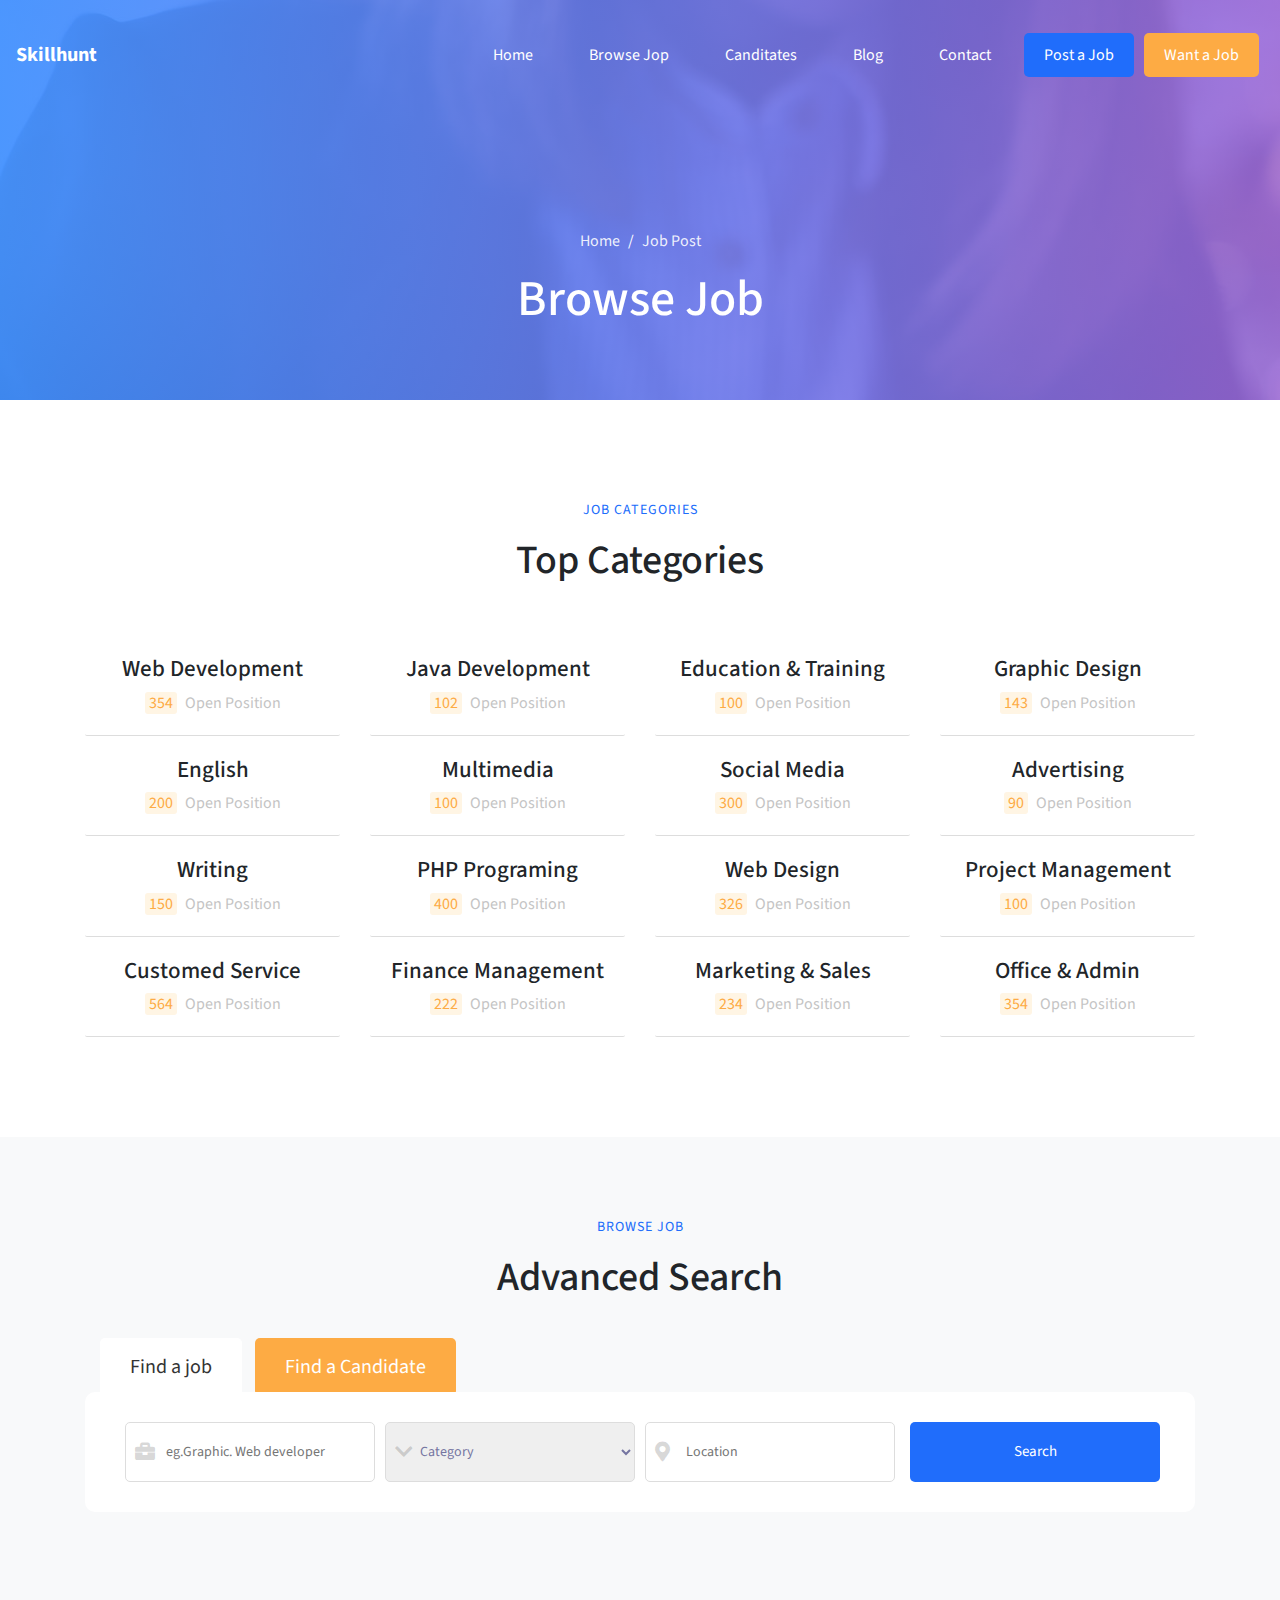
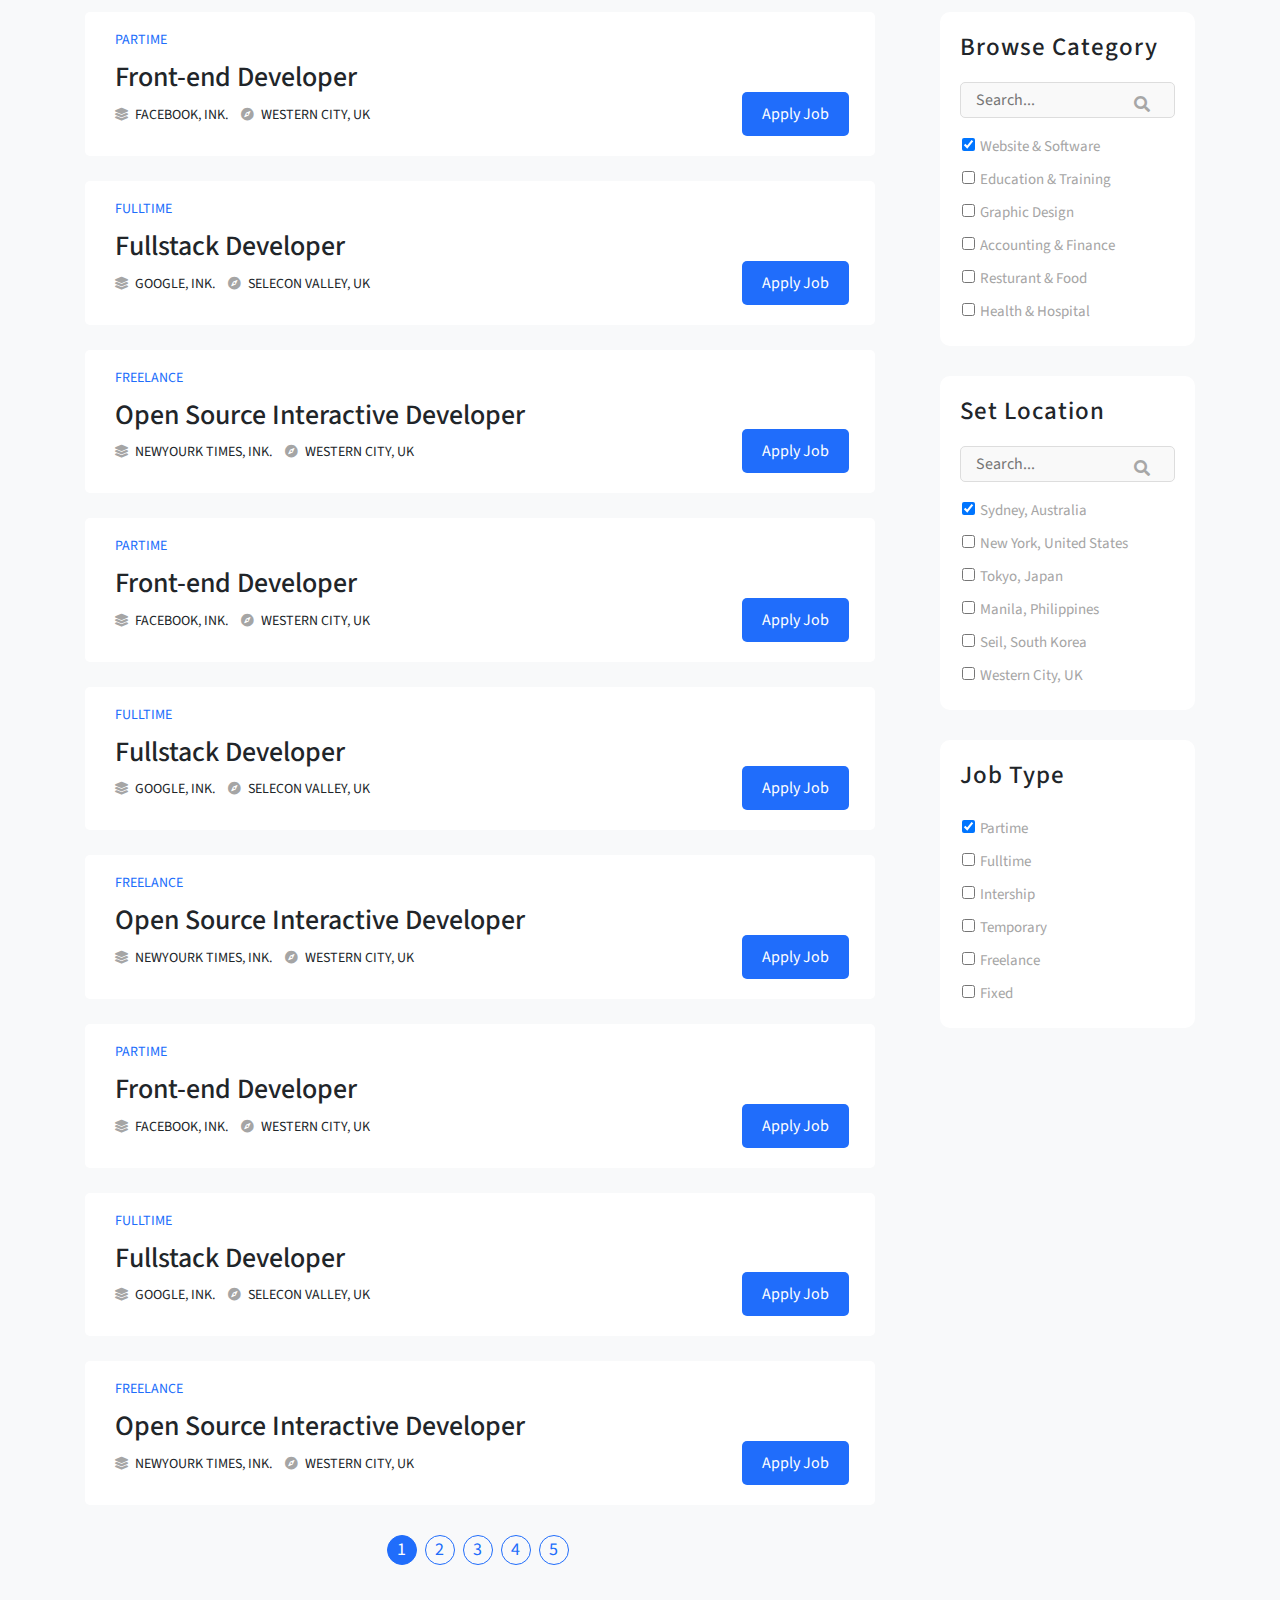
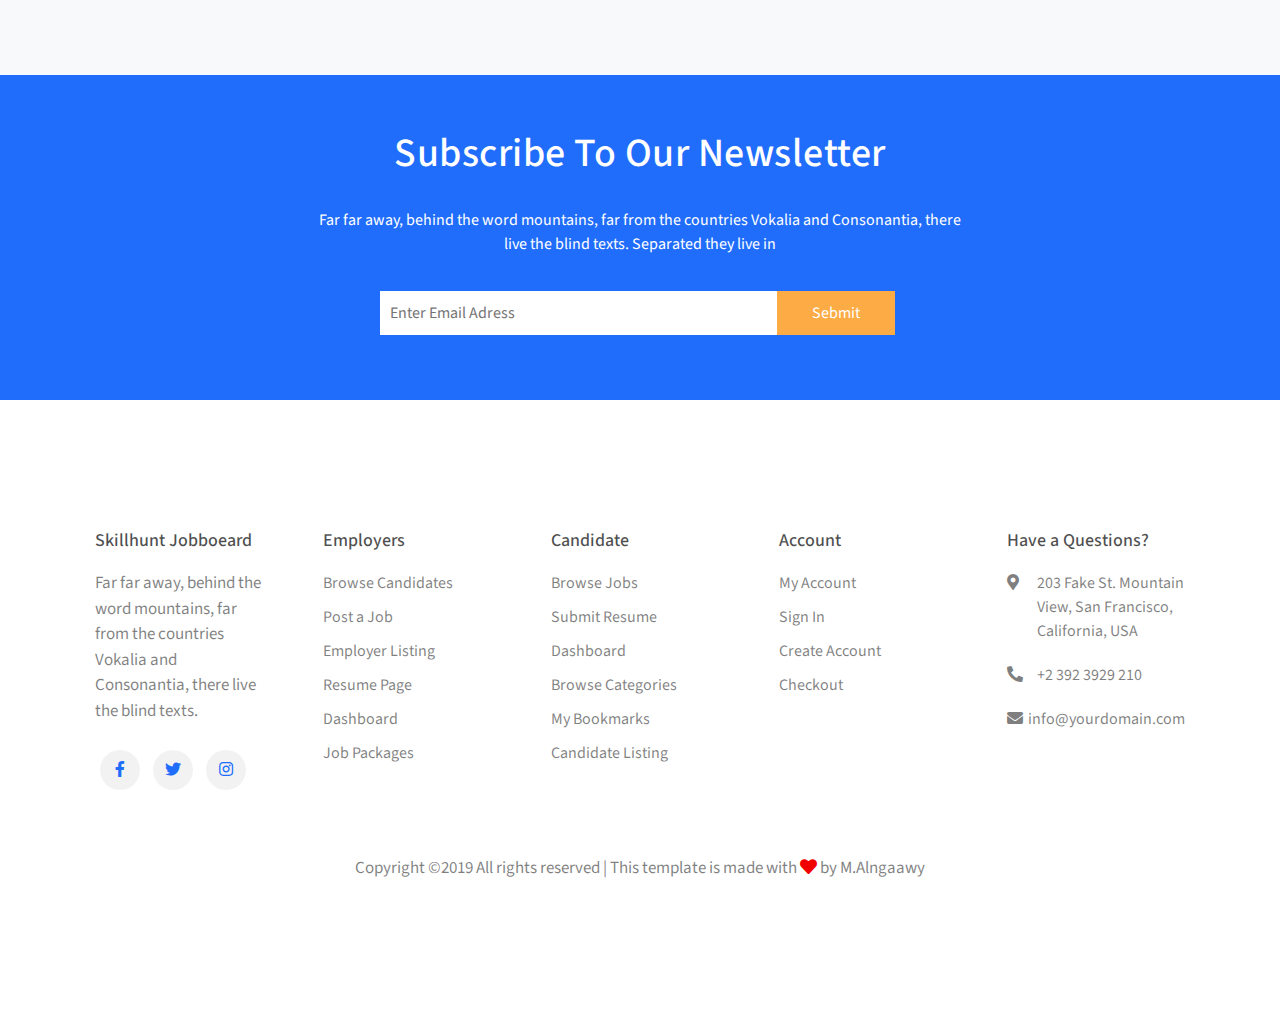
<file: job-post.html>
<!DOCTYPE html>
<html lang="en">
<head>
  <meta charset="UTF-8">
  <meta name="viewport" content="width=device-width, initial-scale=1.0">
  <meta name="description" content="find here all the jobs posted in the website and can apply for any job you need">
  <meta http-equiv="X-UA-Compatible" content="ie=edge">
  <link rel="stylesheet" href="css/all.min.css">
  <link rel="stylesheet" href="css/bootstrap.min.css">
  <link rel="stylesheet" href="https://fonts.googleapis.com/css?family=Source+Sans+Pro&display=swap">
  <link rel="stylesheet" href="css/font/flaticon.css">
  <link rel="stylesheet" href="css/owl.carousel.min.css">
  <link rel="stylesheet" href="css/owl.theme.default.min.css">
  <link rel="stylesheet" href="css/style.css">
  <title>Job Post</title>
</head>
<body>

  <header id="header">
    <div class="overlay"></div>
    <!--Start nav -->
    <nav class="navbar navbar-expand-lg">
      <a class="navbar-brand" href="#">Skillhunt</a>
      <button class="navbar-toggler" type="button" data-toggle="collapse" data-target="#navbarSupportedContent" aria-controls="navbarSupportedContent" aria-expanded="false" aria-label="Toggle navigation">
        <span class="navbar-toggler-icon fas fa-bars"></span> menu 
      </button>
      <div class="collapse navbar-collapse" id="navbarSupportedContent">
        <ul class="navbar-nav ml-auto">
          <li class="nav-item">
            <a class="nav-link" href="index.html">Home <span class="sr-only">(current)</span></a>
          </li>
          <li class="nav-item">
            <a class="nav-link" href="browsejobs.html">Browse Jop</a>
          </li>
          <li class="nav-item">
            <a class="nav-link" href="candidates.html">Canditates</a>
          </li>
          <li class="nav-item">
            <a class="nav-link" href="blog.html">Blog</a>
          </li>
          <li class="nav-item">
            <a class="nav-link" href="contact.html">Contact</a>
          </li>
        </ul>
        <a href="new-post.html" class="main-btn">Post a Job</a>
        <a href="job-post.html" class="second-btn">Want a Job</a>
      </div>
    </nav>
    <!-- End Navbar -->
    <div class="container">
      <div class="row">
        <div class="col-md-12">
          <div aria-label="breadcrumb" class="pages">
            <ol class="breadcrumb">
              <li class="breadcrumb-item"> <a href="index.html">Home</a></li>
              <li class="breadcrumb-item active">Job Post</li>
            </ol>
          </div>
          <h1 class="page-title">Browse Job</h1>
        </div>
      </div>
    </div>
  </header>
<!-- End Haeder -->

  <!-- Start Categories Section-->
  <section class="categories">
    <div class="container">
      <div class="title-text">
        <p>Job Categories</p>
        <h2>Top Categories</h2>
      </div>
      <div class="row">
        <div class="col-md-3">
          <div class="box">
            <i class="fas fa-chevron-right chevron"></i>
            <h3 class="title">Web Development</h3>
            <div class="position-nums">
              <span class="number" data-number="354">354</span>
              <span class="open">Open Position</span>
            </div>
          </div>
        </div>
        <div class="col-md-3">
          <div class="box">
            <i class="fas fa-chevron-right chevron"></i>
            <h3 class="title">Java Development</h3>
            <div class="position-nums">
              <span class="number" data-number="102">102</span>
              <span class="open">Open Position</span>
            </div>
          </div>
        </div>
        <div class="col-md-3">
          <div class="box">
            <i class="fas fa-chevron-right chevron"></i>
            <h3 class="title">Education & Training</h3>
            <div class="position-nums">
              <span class="number" data-number="100">100</span>
              <span class="open">Open Position</span>
            </div>
          </div>
        </div>
        <div class="col-md-3">
          <div class="box">
            <i class="fas fa-chevron-right chevron"></i>
            <h3 class="title">Graphic Design</h3>
            <div class="position-nums">
              <span class="number" data-number="143">143</span>
              <span class="open">Open Position</span>
            </div>
          </div>
        </div>
        <div class="col-md-3">
          <div class="box">
            <i class="fas fa-chevron-right chevron"></i>
            <h3 class="title">English</h3>
            <div class="position-nums">
              <span class="number" data-number="200">200</span>
              <span class="open">Open Position</span>
            </div>
          </div>
        </div>
        <div class="col-md-3">
          <div class="box">
            <i class="fas fa-chevron-right chevron"></i>
            <h3 class="title">Multimedia</h3>
            <div class="position-nums">
              <span class="number" data-number="100">100</span>
              <span class="open">Open Position</span>
            </div>
          </div>
        </div>
        <div class="col-md-3">
          <div class="box">
            <i class="fas fa-chevron-right chevron"></i>
            <h3 class="title">Social Media</h3>
            <div class="position-nums">
              <span class="number" data-number="300">300</span>
              <span class="open">Open Position</span>
            </div>
          </div>
        </div>
        <div class="col-md-3">
          <div class="box">
            <i class="fas fa-chevron-right chevron"></i>
            <h3 class="title">Advertising</h3>
            <div class="position-nums">
              <span class="number" data-number="90">90</span>
              <span class="open">Open Position</span>
            </div>
          </div>
        </div>
        <div class="col-md-3">
          <div class="box">
            <i class="fas fa-chevron-right chevron"></i>
            <h3 class="title">Writing</h3>
            <div class="position-nums">
              <span class="number" data-number="150">150</span>
              <span class="open">Open Position</span>
            </div>
          </div>
        </div>
        <div class="col-md-3">
          <div class="box">
            <i class="fas fa-chevron-right chevron"></i>
            <h3 class="title">PHP Programing</h3>
            <div class="position-nums">
              <span class="number" data-number="400">400</span>
              <span class="open">Open Position</span>
            </div>
          </div>
        </div>
        <div class="col-md-3">
          <div class="box">
            <i class="fas fa-chevron-right chevron"></i>
            <h3 class="title">Web Design</h3>
            <div class="position-nums">
              <span class="number" data-number="326">326</span>
              <span class="open">Open Position</span>
            </div>
          </div>
        </div>
        <div class="col-md-3">
          <div class="box">
            <i class="fas fa-chevron-right chevron"></i>
            <h3 class="title">Project Management</h3>
            <div class="position-nums">
              <span class="number" data-number="100">100</span>
              <span class="open">Open Position</span>
            </div>
          </div>
        </div>
        <div class="col-md-3">
          <div class="box">
            <i class="fas fa-chevron-right chevron"></i>
            <h3 class="title">Customed Service</h3>
            <div class="position-nums">
              <span class="number" data-number="564">564</span>
              <span class="open">Open Position</span>
            </div>
          </div>
        </div>
        <div class="col-md-3">
          <div class="box">
            <i class="fas fa-chevron-right chevron"></i>
            <h3 class="title">Finance Management</h3>
            <div class="position-nums">
              <span class="number" data-number="222">222</span>
              <span class="open">Open Position</span>
            </div>
          </div>
        </div>
        <div class="col-md-3">
          <div class="box">
            <i class="fas fa-chevron-right chevron"></i>
            <h3 class="title">Marketing & Sales</h3>
            <div class="position-nums">
              <span class="number" data-number="234">234</span>
              <span class="open">Open Position</span>
            </div>
          </div>
        </div>
        <div class="col-md-3">
          <div class="box">
            <i class="fas fa-chevron-right chevron"></i>
            <h3 class="title">Office & Admin</h3>
            <div class="position-nums">
              <span class="number" data-number="354">354</span>
              <span class="open">Open Position</span>
            </div>
          </div>
        </div>
      </div>
    </div>
  </section>

<section class="advanced-search">
  <div class="container">
    <div class="title-text text-center" style="margin: 30px;">
      <p>Browse Job</p>
      <h2>Advanced Search</h2>
    </div>
    <div class="tabs">
      <div class="row">
        <div class="col-md-12">
          <div class="tab-titles" style="margin-left: 15px;">
            <a href="#" data-tab=".find-job" class="active">Find a job</a>
            <a href="#" data-tab=".find-candidate">Find a Candidate</a>
          </div>
        </div>
        <div class="col-md-12" style="margin-top: 10px;">
          <div class="find-job active">
            <form action="#">
              <div class="row">
                <div class="col-md">
                  <i class="fas fa-briefcase"></i>
                  <input type="text" name="eg" id="eg" placeholder="eg.Graphic. Web developer">
                </div>
                <div class="col-md">
                  <i class="fas fa-chevron-down"></i>
                  <select name="category">
                    <option value="category">Category</option>
                    <option value="falltime">Falltime</option>
                    <option value="parttime">Part Time</option>
                    <option value="freelance">Freelance</option>
                    <option value="internship">Internship</option>
                  </select>
                </div>
                <div class="col-md">
                  <i class="fas fa-map-marker-alt"></i>
                  <input type="text" placeholder="Location">
                </div>
                <div class="col-md">
                  <input type="submit" value="Search" class="search-btn">
                </div>
              </div>
            </form>
          </div>
          <div class="find-candidate">
            <form action="#">
              <div class="row">
                <div class="col-md">
                  <i class="fas fa-briefcase"></i>
                  <input type="text" name="eg" id="eg" placeholder="eg. Mohammed Alngaawy">
                </div>
                <div class="col-md">
                  <i class="fas fa-map-marker-alt"></i>
                  <input type="text" placeholder="Location">
                </div>
                <div class="col-md">
                  <input type="submit" value="Search" class="search-btn">
                </div>
              </div>
            </form>
          </div>
        </div>
      </div>
    </div>
  </div>
</section>

<!-- Start Recently Section -->
<section class="recently" style="padding-top: 0;">
    <div class="container">
      <div class="row">
        <div class="col-md-9 pdr-50">
          <div class="box">
            <div class="info">
              <span class="work-time">Partime</span>
              <h3>Front-end Developer</h3>
              <div class="place">
                <span class="company"><i class="fas fa-layer-group"></i>Facebook, ink.</span>
                <span class="location"><i class="fas fa-compass"></i>Western City, UK</span>
              </div>
            </div>
            <div class="apply">
              <i class="fas fa-heart"></i>
              <button class="main-btn">Apply Job</button>
            </div>
          </div>
          <div class="box">
            <div class="info">
              <span class="work-time">Fulltime</span>
              <h3>Fullstack Developer</h3>
              <div class="place">
                <span class="company"><i class="fas fa-layer-group"></i>Google, ink.</span>
                <span class="location"><i class="fas fa-compass"></i>Selecon Valley, UK</span>
              </div>
            </div>
            <div class="apply">
              <i class="fas fa-heart"></i>
              <button class="main-btn">Apply Job</button>
            </div>
          </div>
          <div class="box">
            <div class="info">
              <span class="work-time">Freelance</span>
              <h3>Open Source Interactive Developer</h3>
              <div class="place">
                <span class="company"><i class="fas fa-layer-group"></i>Newyourk Times, ink.</span>
                <span class="location"><i class="fas fa-compass"></i>Western City, UK</span>
              </div>
            </div>
            <div class="apply">
              <i class="fas fa-heart"></i>
              <button class="main-btn">Apply Job</button>
            </div>
          </div>
          <div class="box">
            <div class="info">
              <span class="work-time">Partime</span>
              <h3>Front-end Developer</h3>
              <div class="place">
                <span class="company"><i class="fas fa-layer-group"></i>Facebook, ink.</span>
                <span class="location"><i class="fas fa-compass"></i>Western City, UK</span>
              </div>
            </div>
            <div class="apply">
              <i class="fas fa-heart"></i>
              <button class="main-btn">Apply Job</button>
            </div>
          </div>
          <div class="box">
            <div class="info">
              <span class="work-time">Fulltime</span>
              <h3>Fullstack Developer</h3>
              <div class="place">
                <span class="company"><i class="fas fa-layer-group"></i>Google, ink.</span>
                <span class="location"><i class="fas fa-compass"></i>Selecon Valley, UK</span>
              </div>
            </div>
            <div class="apply">
              <i class="fas fa-heart"></i>
              <button class="main-btn">Apply Job</button>
            </div>
          </div>
          <div class="box">
            <div class="info">
              <span class="work-time">Freelance</span>
              <h3>Open Source Interactive Developer</h3>
              <div class="place">
                <span class="company"><i class="fas fa-layer-group"></i>Newyourk Times, ink.</span>
                <span class="location"><i class="fas fa-compass"></i>Western City, UK</span>
              </div>
            </div>
            <div class="apply">
              <i class="fas fa-heart"></i>
              <button class="main-btn">Apply Job</button>
            </div>
          </div>
          <div class="box">
            <div class="info">
              <span class="work-time">Partime</span>
              <h3>Front-end Developer</h3>
              <div class="place">
                <span class="company"><i class="fas fa-layer-group"></i>Facebook, ink.</span>
                <span class="location"><i class="fas fa-compass"></i>Western City, UK</span>
              </div>
            </div>
            <div class="apply">
              <i class="fas fa-heart"></i>
              <button class="main-btn">Apply Job</button>
            </div>
          </div>
          <div class="box">
            <div class="info">
              <span class="work-time">Fulltime</span>
              <h3>Fullstack Developer</h3>
              <div class="place">
                <span class="company"><i class="fas fa-layer-group"></i>Google, ink.</span>
                <span class="location"><i class="fas fa-compass"></i>Selecon Valley, UK</span>
              </div>
            </div>
            <div class="apply">
              <i class="fas fa-heart"></i>
              <button class="main-btn">Apply Job</button>
            </div>
          </div>
          <div class="box">
            <div class="info">
              <span class="work-time">Freelance</span>
              <h3>Open Source Interactive Developer</h3>
              <div class="place">
                <span class="company"><i class="fas fa-layer-group"></i>Newyourk Times, ink.</span>
                <span class="location"><i class="fas fa-compass"></i>Western City, UK</span>
              </div>
            </div>
            <div class="apply">
              <i class="fas fa-heart"></i>
              <button class="main-btn">Apply Job</button>
            </div>
          </div>
          <ul class="more-jobs">
            <li><a href="#" class="active">1</a></li>
            <li><a href="#">2</a></li>
            <li><a href="#">3</a></li>
            <li><a href="#">4</a></li>
            <li><a href="#">5</a></li>
          </ul>
        </div>
        <div class="col-md-3">
          <div class="filter">
            <div class="category">
              <h2>Browse Category</h2>
              <form action="#">
                <div class="search-box">
                  <input type="search" placeholder="Search..."><br>
                  <i class="fas fa-search"></i>
                </div>
                <div class="checkbox">
                  <input type="checkbox" value="websites" checked> Website & Software <br>
                  <input type="checkbox" value="websites"> Education & Training <br>
                  <input type="checkbox" value="websites"> Graphic Design <br>
                  <input type="checkbox" value="websites"> Accounting & Finance <br>
                  <input type="checkbox" value="websites"> Resturant & Food <br>
                  <input type="checkbox" value="websites"> Health & Hospital <br>
                </div>
              </form>
            </div>

            <div class="category">
              <h2>Set Location</h2>
              <form action="#">
                <div class="search-box">
                  <input type="search" placeholder="Search..."><br>
                  <i class="fas fa-search"></i>
                </div>
                <div class="checkbox">
                  <input type="checkbox" value="websites" checked> Sydney, Australia <br>
                  <input type="checkbox" value="websites"> New York, United States <br>
                  <input type="checkbox" value="websites"> Tokyo, Japan <br>
                  <input type="checkbox" value="websites"> Manila, Philippines <br>
                  <input type="checkbox" value="websites"> Seil, South Korea <br>
                  <input type="checkbox" value="websites"> Western City, UK <br>
                </div>
              </form>
            </div>

            <div class="category">
              <h2>Job Type</h2>
              <form action="#">
                <div class="checkbox">
                  <input type="checkbox" value="websites" checked> Partime <br>
                  <input type="checkbox" value="websites"> Fulltime <br>
                  <input type="checkbox" value="websites"> Intership <br>
                  <input type="checkbox" value="websites"> Temporary <br>
                  <input type="checkbox" value="websites"> Freelance <br>
                  <input type="checkbox" value="websites"> Fixed <br>
                </div>
              </form>
            </div>
          </div>
        </div>
      </div>
    </div>
  </section>


<!-- Start Section Sebscribe -->
<section class="sebscribe text-center">
  <div class="container">
    <h2>Subscribe To Our Newsletter</h2>
    <p>Far far away, behind the word mountains, far from the countries Vokalia and Consonantia, there live the blind texts. Separated they live in
      <form action="">
        <input type="text" class="mail" placeholder="Enter Email Adress">
        <input type="submit" class="second-btn" value="Sebmit">
      </form>
    </p>
  </div>
</section>

<!-- Start Footer -->
<footer id="footer">
  <div class="container">
    <div class="row">
      <div class="col-md">
        <div class="box">
          <h3 class="box-title">Skillhunt Jobboeard</h3>
          <p>Far far away, behind the word mountains, far from the countries Vokalia and Consonantia, there live the blind texts.</p>
          <ul class="social-media">
            <li><a href="#"><i class="fab fa-facebook-f"></i></a></li>
            <li><a href="#"><i class="fab fa-twitter"></i></a></li>
            <li><a href="#"><i class="fab fa-instagram"></i></a></li>
          </ul>
        </div>
      </div>
      <div class="col-md">
        <div class="box">
          <h3 class="box-title">Employers</h3>
          <ul class="list-unstyled">
            <li><a href="#">Browse Candidates</a></li>
            <li><a href="#">Post a Job</a></li>
            <li><a href="#">Employer Listing</a></li>
            <li><a href="#">Resume Page</a></li>
            <li><a href="#">Dashboard</a></li>
            <li><a href="#">Job Packages</a></li>
          </ul>
        </div>
      </div>
      <div class="col-md">
        <div class="box">
          <h3 class="box-title">Candidate</h3>
          <ul class="list-unstyled">
            <li><a href="#">Browse Jobs</a></li>
            <li><a href="#">Submit Resume</a></li>
            <li><a href="#">Dashboard</a></li>
            <li><a href="#">Browse Categories</a></li>
            <li><a href="#">My Bookmarks</a></li>
            <li><a href="#">Candidate Listing</a></li>
          </ul>
        </div>
      </div>
      <div class="col-md">
        <div class="box">
          <h3 class="box-title">Account</h3>
          <ul class="list-unstyled">
            <li><a href="#">My Account</a></li>
            <li><a href="#">Sign In</a></li>
            <li><a href="#">Create Account</a></li>
            <li><a href="#">Checkout</a></li>
          </ul>
        </div>
      </div>
      <div class="col-md">
        <div class="box">
          <h3 class="box-title">Have a Questions?</h3>
          <ul class="unstyled-list question">
            <li>
              <i class="fas fa-map-marker-alt"></i> 
              <span> 203 Fake St. Mountain View, San Francisco, California, USA</span>
            </li>
            <li>
              <a href="#">
                <i class="fas fa-phone-alt"></i>
                <span>+2 392 3929 210</span>
              </a>
            </li>
            <li>
              <a href="#">
                <i class="fas fa-envelope"></i>
                <span>info@yourdomain.com</span>
              </a>
            </li>
          </ul>
        </div>
      </div>
    </div>
    <div class="copyright">
      Copyright &copy;2019  All rights reserved | This template is made with <i class="fas fa-heart"></i> by M.Alngaawy
    </div>
  </div>
</footer>

<script src="js/jquery-3.4.1.min.js"></script>
<script src="js/bootstrap.min.js"></script>
<script src="js/jquery.numscroll.js"></script>
<script src="js/owl.carousel.min.js"></script>
<script src="js/custom.js"></script>
</body>
</html>
</file>
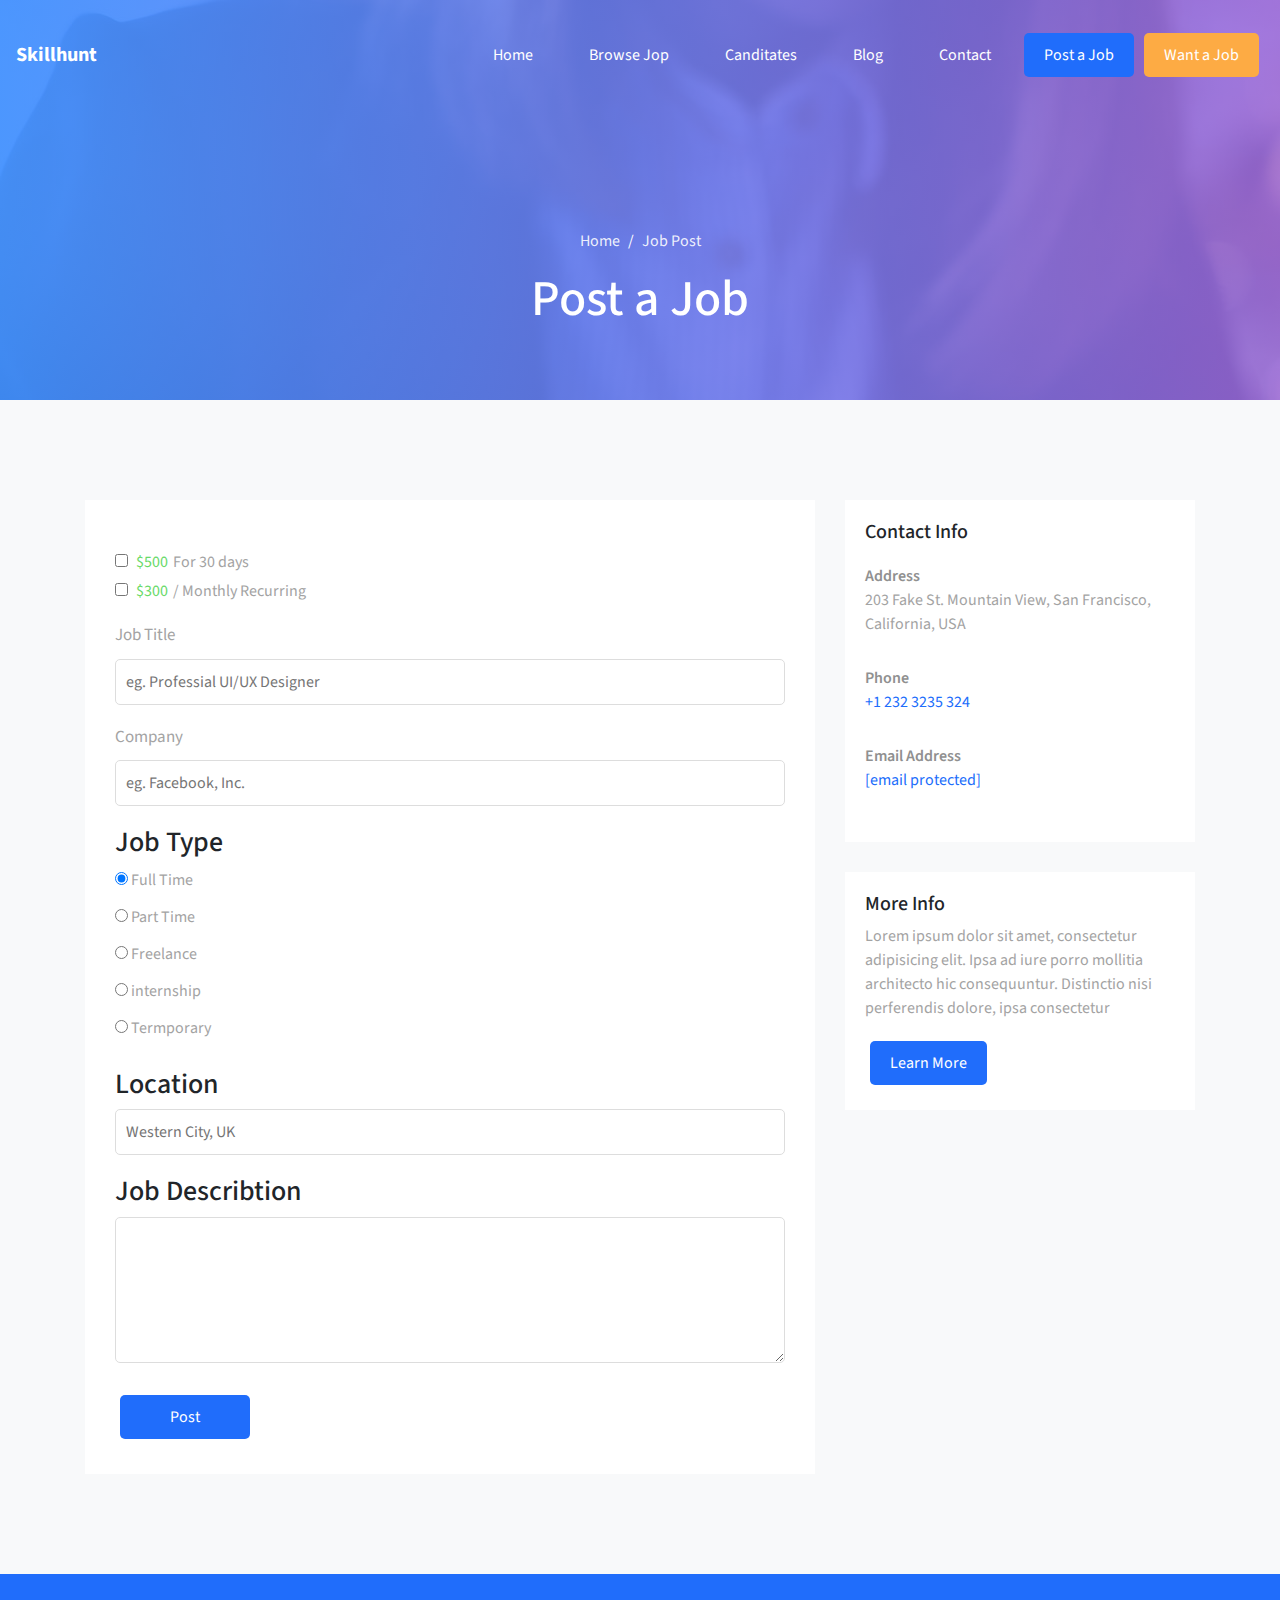
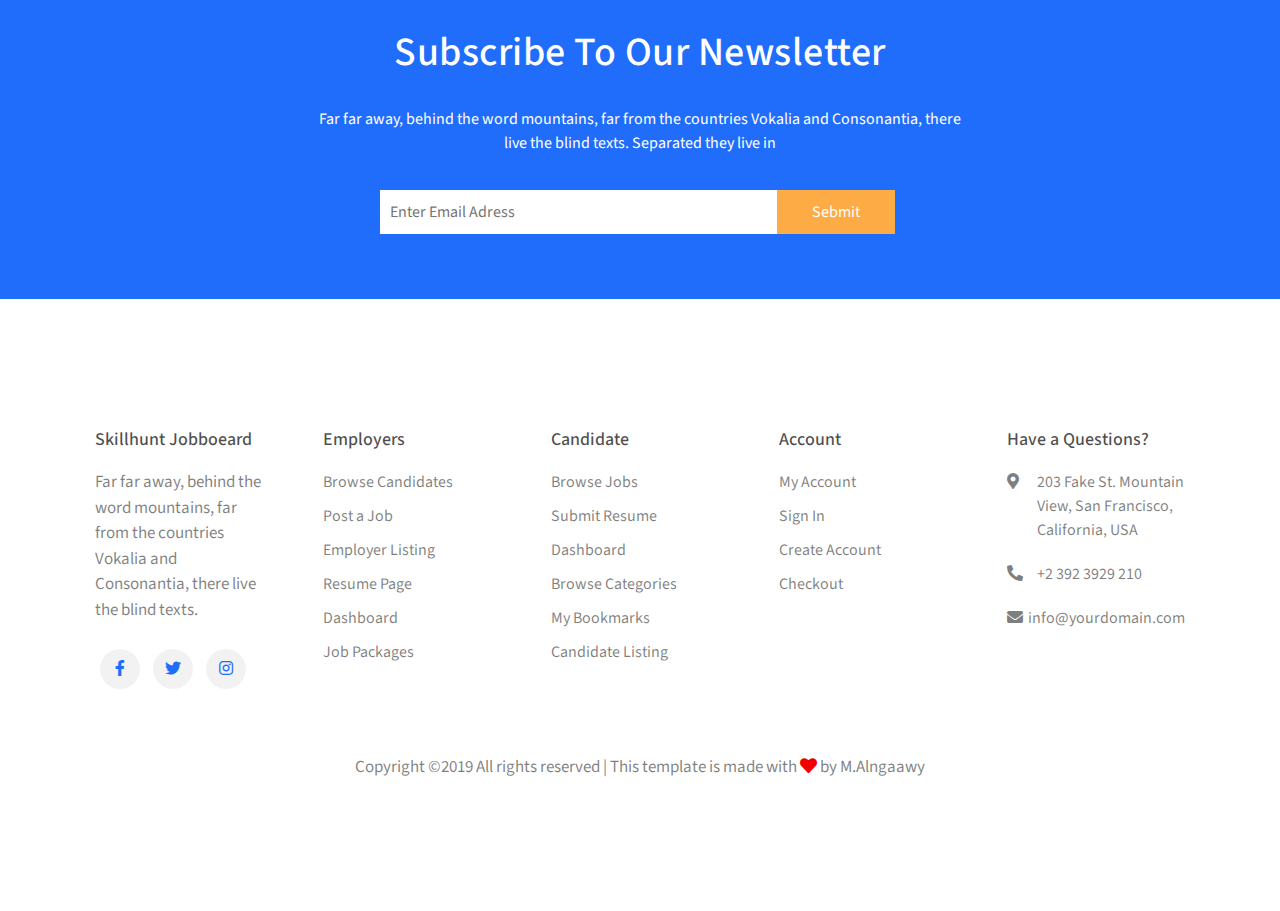
<file: new-post.html>
<!DOCTYPE html>
<html lang="en">
<head>
  <meta charset="UTF-8">
  <meta name="viewport" content="width=device-width, initial-scale=1.0">
  <meta name="description" content="Post a job here and find the best skilled people to do your work">
  <meta http-equiv="X-UA-Compatible" content="ie=edge">
  <link rel="stylesheet" href="css/all.min.css">
  <link rel="stylesheet" href="css/bootstrap.min.css">
  <link rel="stylesheet" href="https://fonts.googleapis.com/css?family=Source+Sans+Pro&display=swap">
  <link rel="stylesheet" href="css/font/flaticon.css">
  <link rel="stylesheet" href="css/owl.carousel.min.css">
  <link rel="stylesheet" href="css/owl.theme.default.min.css">
  <link rel="stylesheet" href="css/style.css">
  <title>New Post</title>
</head>
<body>

  <header id="header">
    <div class="overlay"></div>
    <!--Start nav -->
    <nav class="navbar navbar-expand-lg">
      <a class="navbar-brand" href="#">Skillhunt</a>
      <button class="navbar-toggler" type="button" data-toggle="collapse" data-target="#navbarSupportedContent" aria-controls="navbarSupportedContent" aria-expanded="false" aria-label="Toggle navigation">
        <span class="navbar-toggler-icon fas fa-bars"></span> menu 
      </button>
      <div class="collapse navbar-collapse" id="navbarSupportedContent">
        <ul class="navbar-nav ml-auto">
          <li class="nav-item">
            <a class="nav-link" href="index.html">Home <span class="sr-only">(current)</span></a>
          </li>
          <li class="nav-item">
            <a class="nav-link" href="browsejobs.html">Browse Jop</a>
          </li>
          <li class="nav-item">
            <a class="nav-link" href="candidates.html">Canditates</a>
          </li>
          <li class="nav-item">
            <a class="nav-link" href="blog.html">Blog</a>
          </li>
          <li class="nav-item">
            <a class="nav-link" href="contact.html">Contact</a>
          </li>
        </ul>
        <a href="new-post.html" class="main-btn">Post a Job</a>
        <a href="job-post.html" class="second-btn">Want a Job</a>
      </div>
    </nav>
    <!-- End Navbar -->
    <div class="container">
      <div class="row">
        <div class="col-md-12">
          <div aria-label="breadcrumb" class="pages">
            <ol class="breadcrumb">
              <li class="breadcrumb-item"> <a href="index.html">Home</a></li>
              <li class="breadcrumb-item active">Job Post</li>
            </ol>
          </div>
          <h1 class="page-title">Post a Job</h1>
        </div>
      </div>
    </div>
  </header>
<!-- End Haeder -->
  <section class="new-post">
    <div class="container">
      <div class="row">
        <div class="col-md-8">
          <div class="post">
            <form action="#">
              <div class="options">
                <label for="option-price-1">
                  <input type="checkbox" id="option-price-1">
                  <span>$500</span> For 30 days
                </label>
                <label for="option-price-2">
                  <input type="checkbox" id="option-price-2">
                  <span>$300</span> / Monthly Recurring
                </label>
              </div>
              <div class="input-field">
                <span class="title">Job Title</span>
                <input type="text" placeholder="eg. Professial UI/UX Designer">
              </div>
              <div class="input-field">
                <span class="title">Company</span>
                <input type="text" placeholder="eg. Facebook, Inc.">
              </div>
              <div class="job-type">
                <h3 class="title">Job Type</h3>
                <div class="option">
                  <label for="option-type-1">
                    <input type="radio" id="option-type-1" name="job-type" checked> Full Time
                  </label>
                </div>
                <div class="option">
                  <label for="option-type-2">
                    <input type="radio" id="option-type-2" name="job-type"> Part Time
                  </label>
                </div>
                <div class="option">
                  <label for="option-type-3">
                    <input type="radio" id="option-type-3" name="job-type"> Freelance
                  </label>
                </div>
                <div class="option">
                  <label for="option-type-4">
                    <input type="radio" id="option-type-4" name="job-type"> internship
                  </label>
                </div>
                <div class="option">
                  <label for="option-type-5">
                    <input type="radio" id="option-type-5" name="job-type"> Termporary
                  </label>
                </div>
              </div>
              <div class="location">
                <h3 class="title">Location</h3>
                <input type="text" placeholder="Western City, UK">
              </div>
              <div class="desc">
                <h3 class="title">Job Describtion</h3>
                <textarea name="describtion" cols="30" rows="6"></textarea>
              </div>
              <input type="submit" class="main-btn" value="Post">
            </form>
          </div>
        </div>
        <div class="col-md-4">
          <div class="contact-info">
            <h3 class="title">Contact Info</h3>
            <div class="info">
              <span>Address</span>
              <p>203 Fake St. Mountain View, San Francisco, California, USA</p>
            </div>
            <div class="info">
              <span>Phone</span>
              <a href="#">+1 232 3235 324</a>
            </div>
            <div class="info">
              <span>Email Address</span>
              <a href="#">[email protected]</a>
            </div>
          </div>
          <div class="more-info">
            <h3 class="title">More Info</h3>
            <p>Lorem ipsum dolor sit amet, consectetur adipisicing elit. Ipsa ad iure porro mollitia architecto hic consequuntur. Distinctio nisi perferendis dolore, ipsa consectetur</p>
            <a href="#" class="main-btn">Learn More</a>
          </div>
        </div>
      </div>
    </div>
  </section>




<!-- Start Section Sebscribe -->
<section class="sebscribe text-center">
  <div class="container">
    <h2>Subscribe To Our Newsletter</h2>
    <p>Far far away, behind the word mountains, far from the countries Vokalia and Consonantia, there live the blind texts. Separated they live in
      <form action="">
        <input type="text" class="mail" placeholder="Enter Email Adress">
        <input type="submit" class="second-btn" value="Sebmit">
      </form>
    </p>
  </div>
</section>

<!-- Start Footer -->
<footer id="footer">
  <div class="container">
    <div class="row">
      <div class="col-md">
        <div class="box">
          <h3 class="box-title">Skillhunt Jobboeard</h3>
          <p>Far far away, behind the word mountains, far from the countries Vokalia and Consonantia, there live the blind texts.</p>
          <ul class="social-media">
            <li><a href="#"><i class="fab fa-facebook-f"></i></a></li>
            <li><a href="#"><i class="fab fa-twitter"></i></a></li>
            <li><a href="#"><i class="fab fa-instagram"></i></a></li>
          </ul>
        </div>
      </div>
      <div class="col-md">
        <div class="box">
          <h3 class="box-title">Employers</h3>
          <ul class="list-unstyled">
            <li><a href="#">Browse Candidates</a></li>
            <li><a href="#">Post a Job</a></li>
            <li><a href="#">Employer Listing</a></li>
            <li><a href="#">Resume Page</a></li>
            <li><a href="#">Dashboard</a></li>
            <li><a href="#">Job Packages</a></li>
          </ul>
        </div>
      </div>
      <div class="col-md">
        <div class="box">
          <h3 class="box-title">Candidate</h3>
          <ul class="list-unstyled">
            <li><a href="#">Browse Jobs</a></li>
            <li><a href="#">Submit Resume</a></li>
            <li><a href="#">Dashboard</a></li>
            <li><a href="#">Browse Categories</a></li>
            <li><a href="#">My Bookmarks</a></li>
            <li><a href="#">Candidate Listing</a></li>
          </ul>
        </div>
      </div>
      <div class="col-md">
        <div class="box">
          <h3 class="box-title">Account</h3>
          <ul class="list-unstyled">
            <li><a href="#">My Account</a></li>
            <li><a href="#">Sign In</a></li>
            <li><a href="#">Create Account</a></li>
            <li><a href="#">Checkout</a></li>
          </ul>
        </div>
      </div>
      <div class="col-md">
        <div class="box">
          <h3 class="box-title">Have a Questions?</h3>
          <ul class="unstyled-list question">
            <li>
              <i class="fas fa-map-marker-alt"></i> 
              <span> 203 Fake St. Mountain View, San Francisco, California, USA</span>
            </li>
            <li>
              <a href="#">
                <i class="fas fa-phone-alt"></i>
                <span>+2 392 3929 210</span>
              </a>
            </li>
            <li>
              <a href="#">
                <i class="fas fa-envelope"></i>
                <span>info@yourdomain.com</span>
              </a>
            </li>
          </ul>
        </div>
      </div>
    </div>
    <div class="copyright">
      Copyright &copy;2019  All rights reserved | This template is made with <i class="fas fa-heart"></i> by M.Alngaawy
    </div>
  </div>
</footer>

<script src="js/jquery-3.4.1.min.js"></script>
<script src="js/bootstrap.min.js"></script>
<script src="js/jquery.numscroll.js"></script>
<script src="js/owl.carousel.min.js"></script>
<script src="js/custom.js"></script>
</body>
</html>
</file>
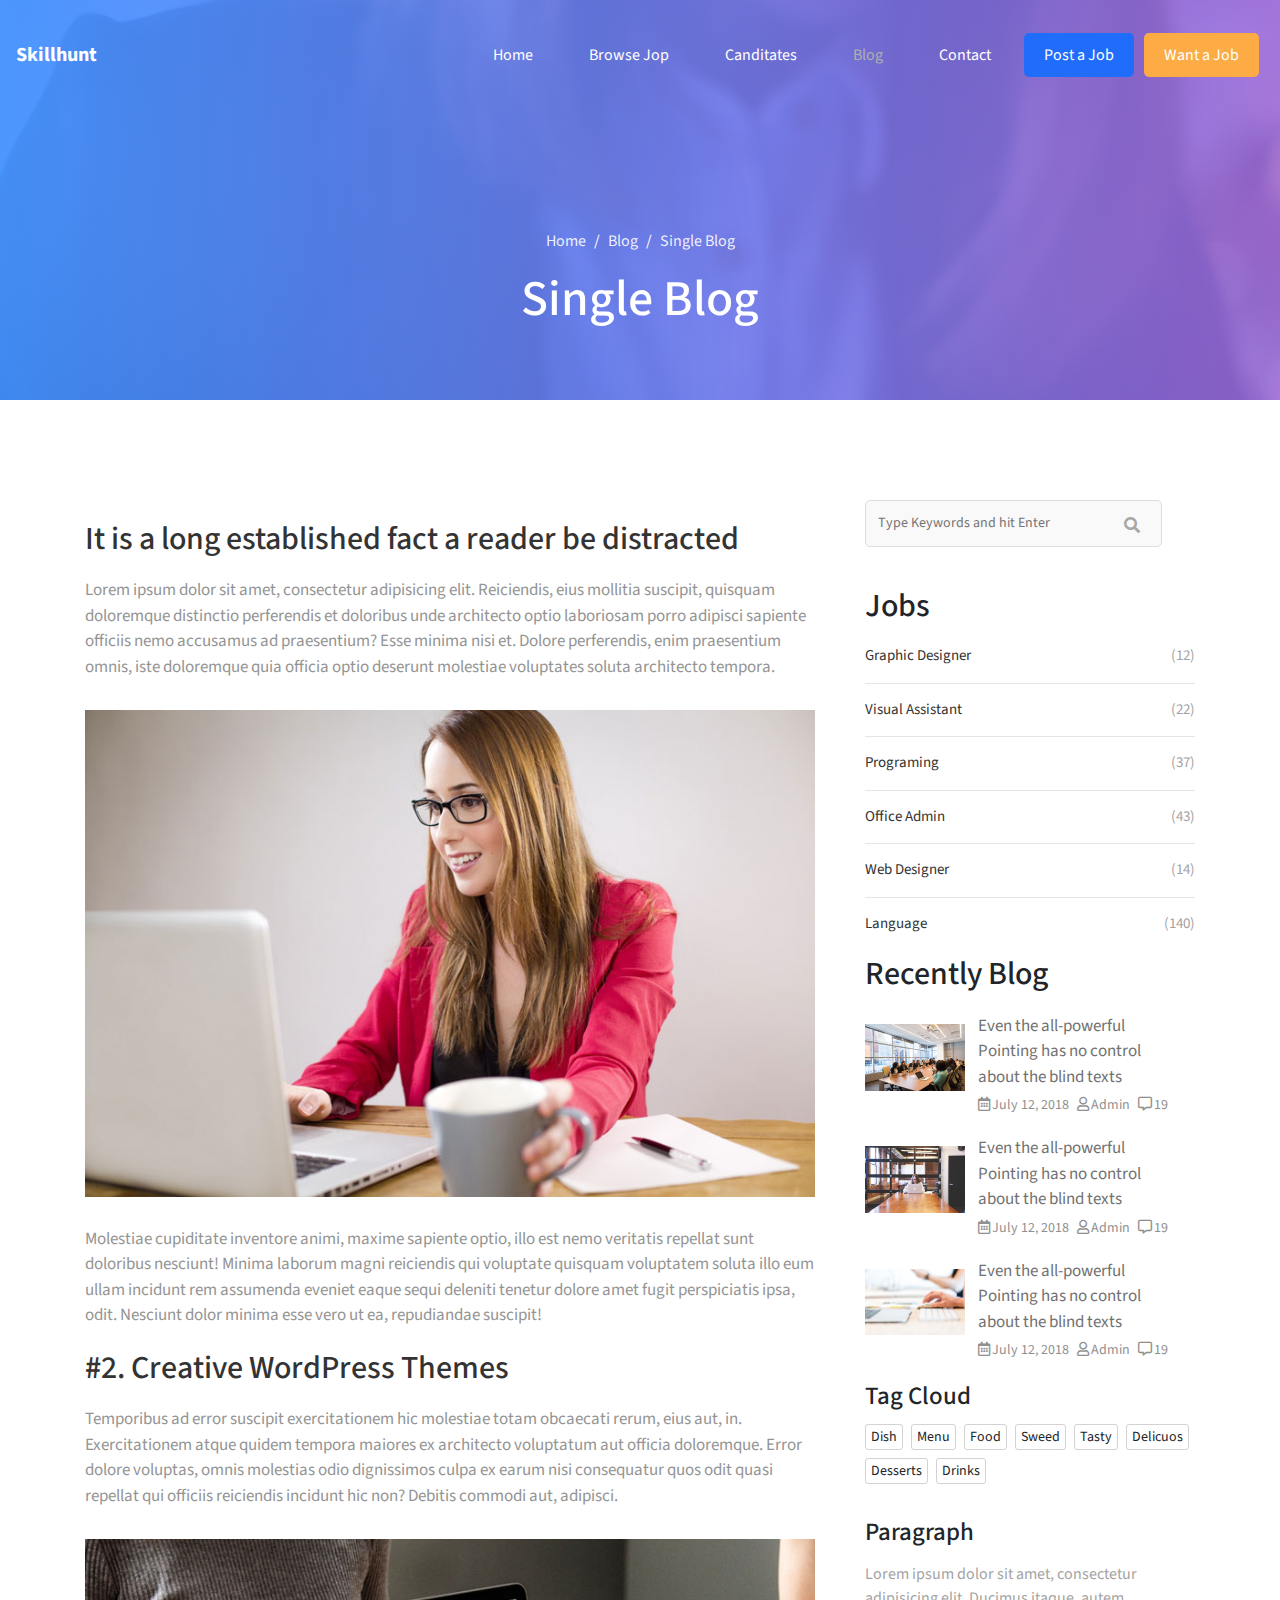
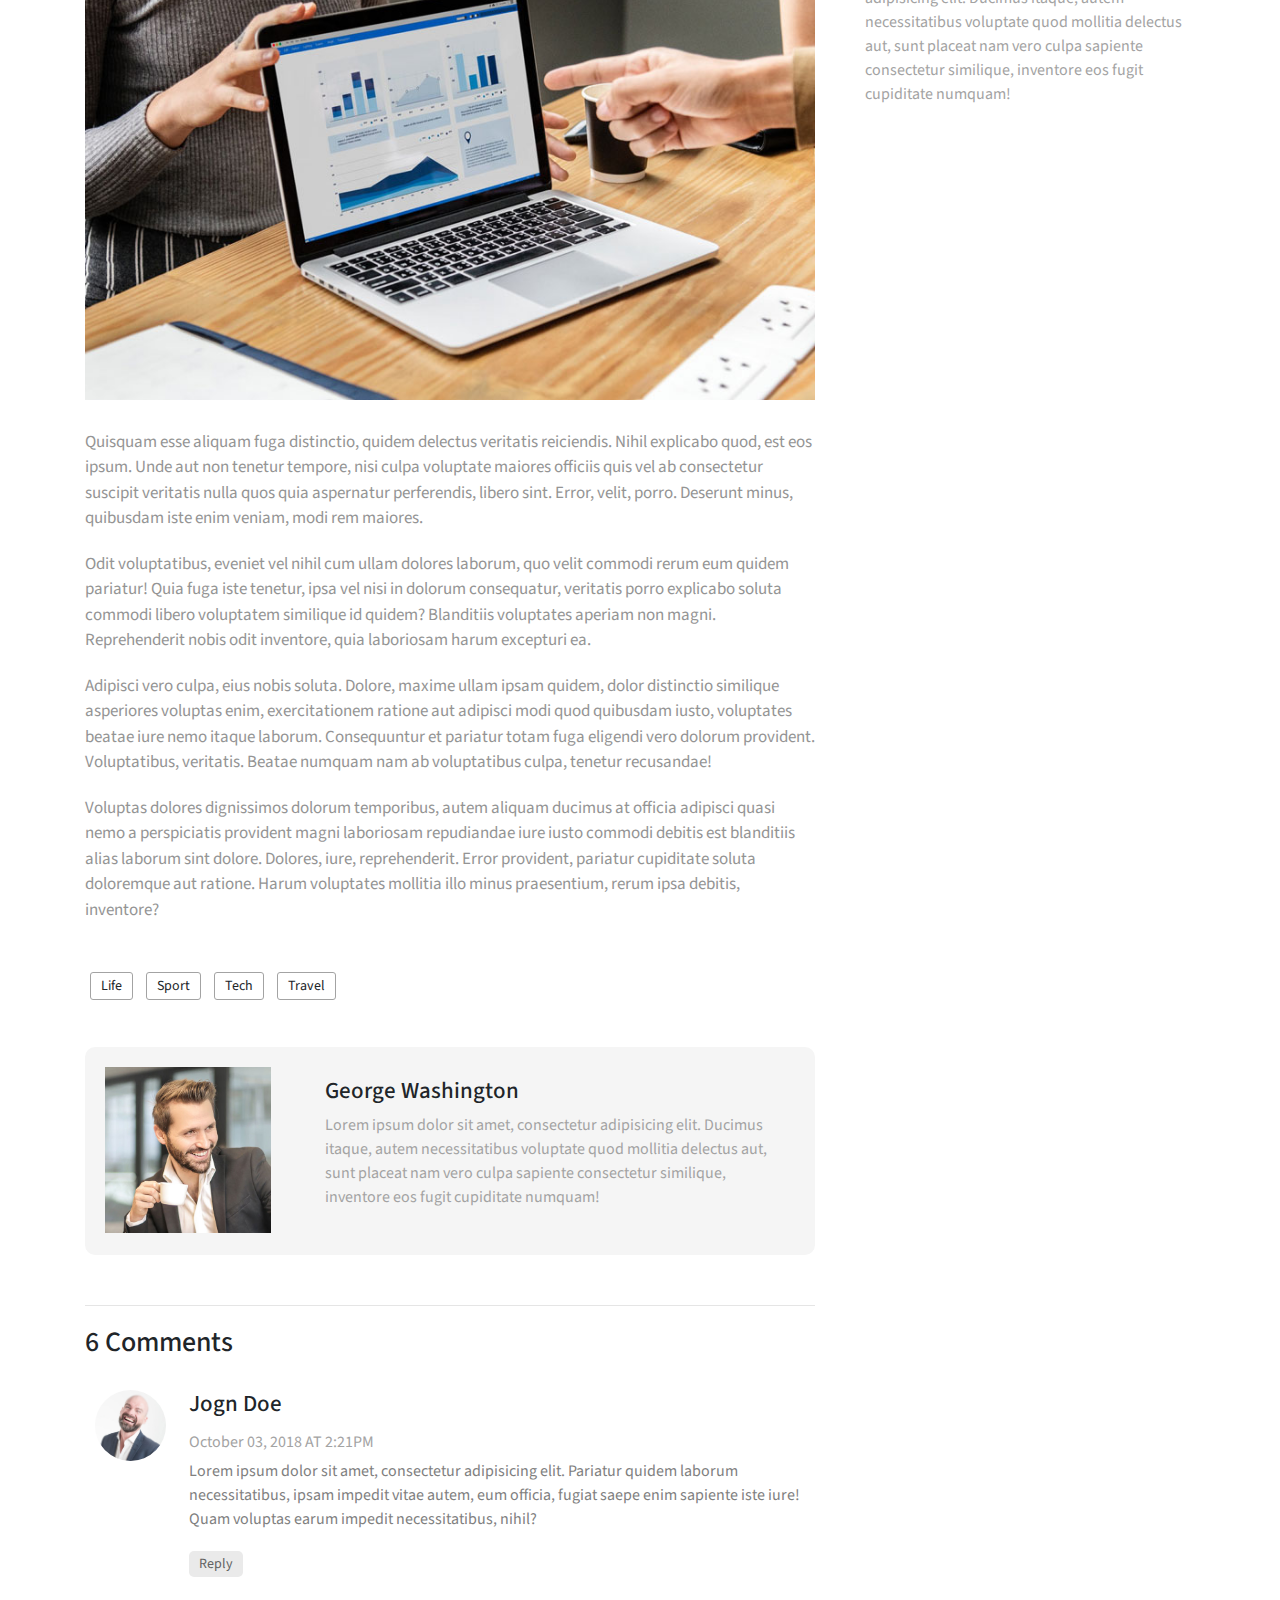
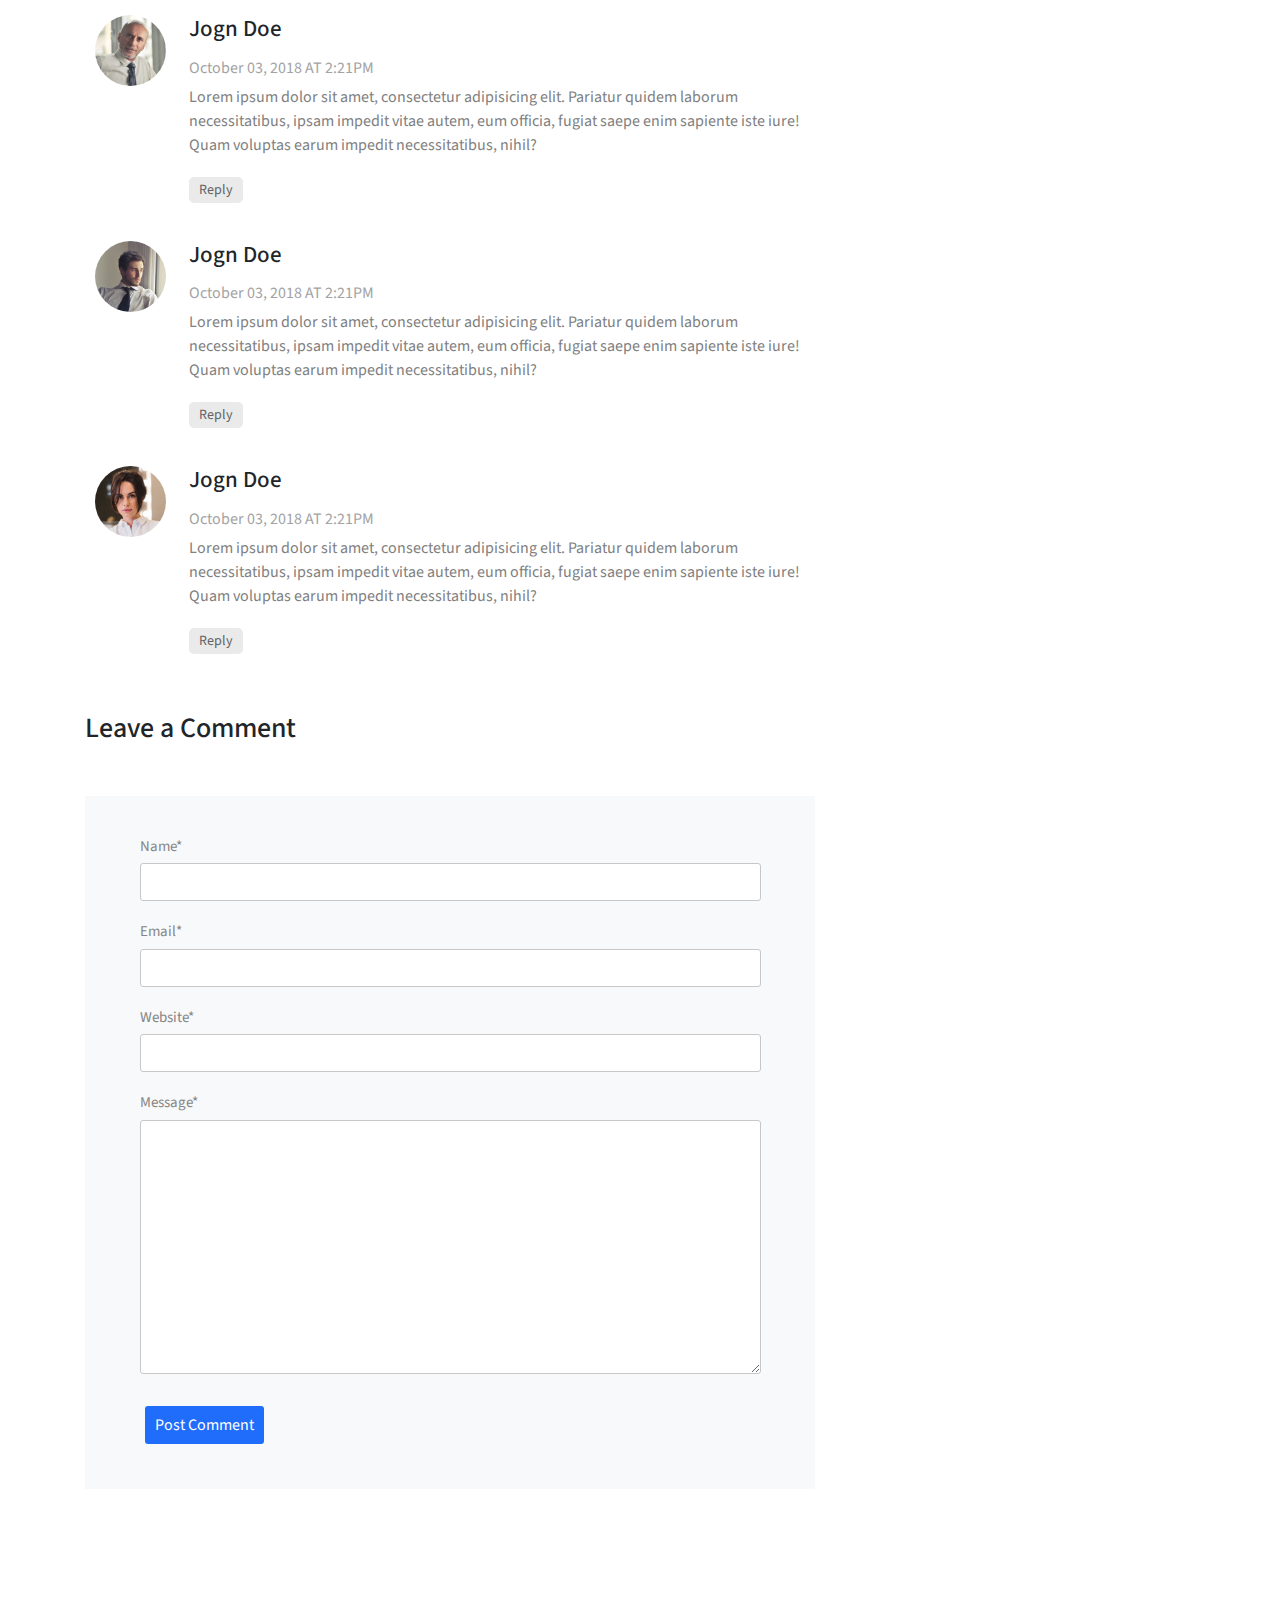
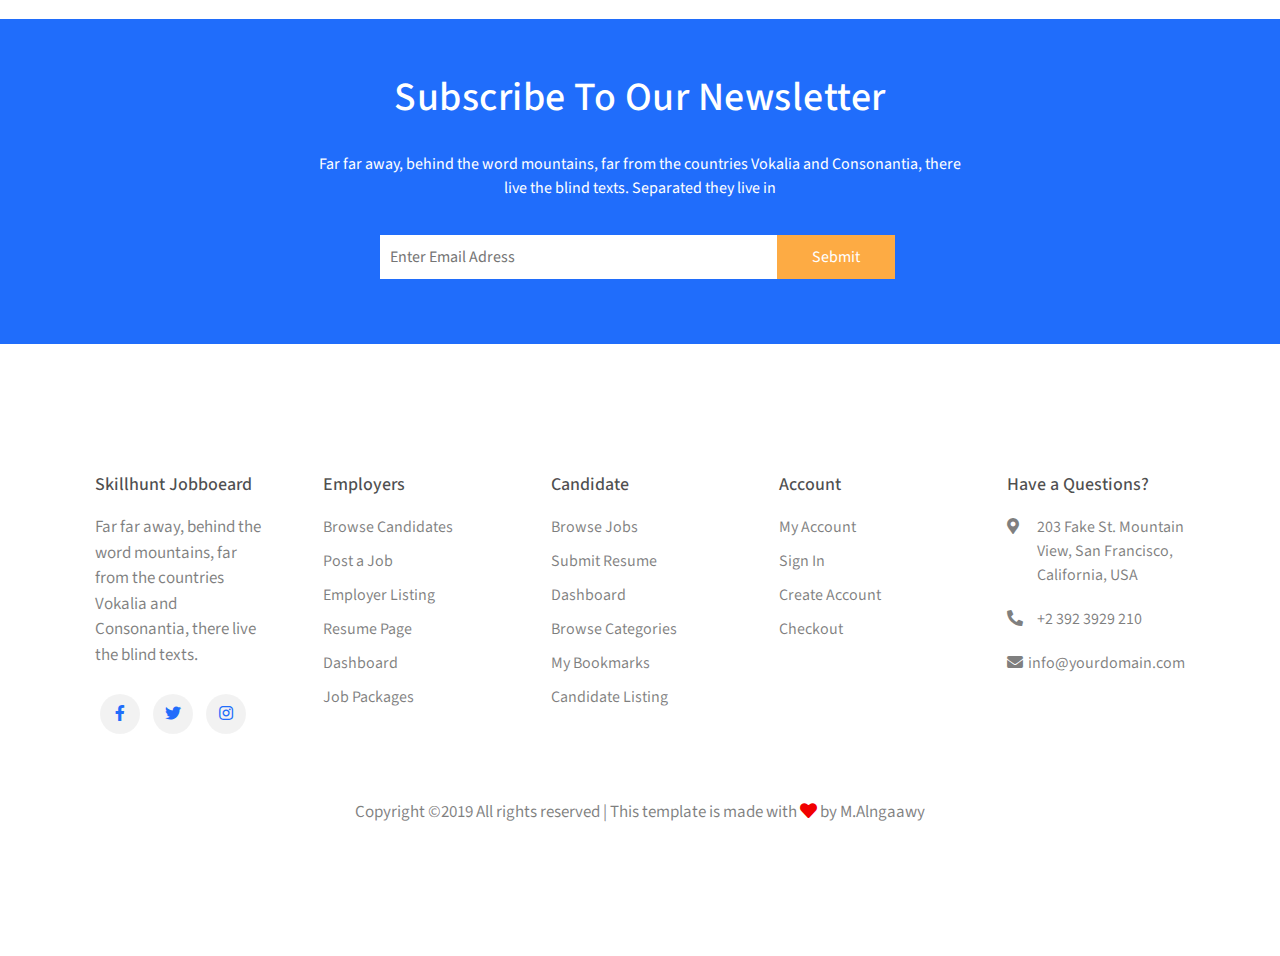
<file: single-blog.html>
<!DOCTYPE html>
<html lang="en">
<head>
  <meta charset="UTF-8">
  <meta name="viewport" content="width=device-width, initial-scale=1.0">
  <meta name="description" content="a random blog post you can find more information about it">
  <meta http-equiv="X-UA-Compatible" content="ie=edge">
  <link rel="stylesheet" href="css/all.min.css">
  <link rel="stylesheet" href="css/bootstrap.min.css">
  <link rel="stylesheet" href="https://fonts.googleapis.com/css?family=Source+Sans+Pro&display=swap">
  <link rel="stylesheet" href="css/font/flaticon.css">
  <link rel="stylesheet" href="css/owl.carousel.min.css">
  <link rel="stylesheet" href="css/owl.theme.default.min.css">
  <link rel="stylesheet" href="css/style.css">
  <title>Single blogs</title>
</head>
<body>

  <header id="header">
    <div class="overlay"></div>
    <!--Start nav -->
    <nav class="navbar navbar-expand-lg">
      <a class="navbar-brand" href="#">Skillhunt</a>
      <button class="navbar-toggler" type="button" data-toggle="collapse" data-target="#navbarSupportedContent" aria-controls="navbarSupportedContent" aria-expanded="false" aria-label="Toggle navigation">
        <span class="navbar-toggler-icon fas fa-bars"></span> menu 
      </button>
      <div class="collapse navbar-collapse" id="navbarSupportedContent">
        <ul class="navbar-nav ml-auto">
          <li class="nav-item">
            <a class="nav-link" href="index.html">Home <span class="sr-only">(current)</span></a>
          </li>
          <li class="nav-item">
            <a class="nav-link" href="browsejobs.html">Browse Jop</a>
          </li>
          <li class="nav-item">
            <a class="nav-link" href="candidates.html">Canditates</a>
          </li>
          <li class="nav-item active">
            <a class="nav-link" href="blog.html">Blog</a>
          </li>
          <li class="nav-item">
            <a class="nav-link" href="contact.html">Contact</a>
          </li>
        </ul>
        <a href="new-post.html" class="main-btn">Post a Job</a>
        <a href="job-post.html" class="second-btn">Want a Job</a>
      </div>
    </nav>
    <!-- End Navbar -->
    <div class="container">
      <div class="row">
        <div class="col-md-12">
          <div aria-label="breadcrumb" class="pages">
            <ol class="breadcrumb">
              <li class="breadcrumb-item"> <a href="index.html">Home</a></li>
              <li class="breadcrumb-item active"><a href="blog.html">Blog</a></li>
              <li class="breadcrumb-item active">Single Blog</li>
            </ol>
          </div>
          <h1 class="page-title">Single Blog</h1>
        </div>
      </div>
    </div>
  </header>
<!-- End Haeder -->
<!-- Start Single Blog -->
<section class="single-blog">
  <div class="container">
    <div class="row">
      <div class="col-md-8">
        <div class="blog-content">
          <h2 class="first-subject">It is a long established fact a reader be distracted</h2>
          <p class="first-par">
            Lorem ipsum dolor sit amet, consectetur adipisicing elit. Reiciendis, eius mollitia suscipit, quisquam doloremque distinctio perferendis et doloribus unde architecto optio laboriosam porro adipisci sapiente officiis nemo accusamus ad praesentium? Esse minima nisi et. Dolore perferendis, enim praesentium omnis, iste doloremque quia officia optio deserunt molestiae voluptates soluta architecto tempora.
            <img src="images/image_7.jpg" alt="">
            Molestiae cupiditate inventore animi, maxime sapiente optio, illo est nemo veritatis repellat sunt doloribus nesciunt! Minima laborum magni reiciendis qui voluptate quisquam voluptatem soluta illo eum ullam incidunt rem assumenda eveniet eaque sequi deleniti tenetur dolore amet fugit perspiciatis ipsa, odit. Nesciunt dolor minima esse vero ut ea, repudiandae suscipit!
          </p>
          <h2 class="second-subject">#2. Creative WordPress Themes</h2>
          <p class="second-par">
            Temporibus ad error suscipit exercitationem hic molestiae totam obcaecati rerum, eius aut, in. Exercitationem atque quidem tempora maiores ex architecto voluptatum aut officia doloremque. Error dolore voluptas, omnis molestias odio dignissimos culpa ex earum nisi consequatur quos odit quasi repellat qui officiis reiciendis incidunt hic non? Debitis commodi aut, adipisci.
            <img src="images/image_8.jpg" alt="">
            Quisquam esse aliquam fuga distinctio, quidem delectus veritatis reiciendis. Nihil explicabo quod, est eos ipsum. Unde aut non tenetur tempore, nisi culpa voluptate maiores officiis quis vel ab consectetur suscipit veritatis nulla quos quia aspernatur perferendis, libero sint. Error, velit, porro. Deserunt minus, quibusdam iste enim veniam, modi rem maiores.
          </p>
          <p class="other-par">Odit voluptatibus, eveniet vel nihil cum ullam dolores laborum, quo velit commodi rerum eum quidem pariatur! Quia fuga iste tenetur, ipsa vel nisi in dolorum consequatur, veritatis porro explicabo soluta commodi libero voluptatem similique id quidem? Blanditiis voluptates aperiam non magni. Reprehenderit nobis odit inventore, quia laboriosam harum excepturi ea.</p>
          <p class="other-par">Adipisci vero culpa, eius nobis soluta. Dolore, maxime ullam ipsam quidem, dolor distinctio similique asperiores voluptas enim, exercitationem ratione aut adipisci modi quod quibusdam iusto, voluptates beatae iure nemo itaque laborum. Consequuntur et pariatur totam fuga eligendi vero dolorum provident. Voluptatibus, veritatis. Beatae numquam nam ab voluptatibus culpa, tenetur recusandae!</p>
          <p class="other-par">Voluptas dolores dignissimos dolorum temporibus, autem aliquam ducimus at officia adipisci quasi nemo a perspiciatis provident magni laboriosam repudiandae iure iusto commodi debitis est blanditiis alias laborum sint dolore. Dolores, iure, reprehenderit. Error provident, pariatur cupiditate soluta doloremque aut ratione. Harum voluptates mollitia illo minus praesentium, rerum ipsa debitis, inventore?</p>
        </div>
        <div class="tags">
          <ul>
            <li><a href="#">Life</a></li>
            <li><a href="#">Sport</a></li>
            <li><a href="#">Tech</a></li>
            <li><a href="#">Travel</a></li>
          </ul>
        </div>
        <div class="auteur">
          <div class="img">
            <img src="images/person_1.jpg" alt="">
          </div>
          <div class="info">
            <h3 class="name">George Washington</h3>
            <p>Lorem ipsum dolor sit amet, consectetur adipisicing elit. Ducimus itaque, autem necessitatibus voluptate quod mollitia delectus aut, sunt placeat nam vero culpa sapiente consectetur similique, inventore eos fugit cupiditate numquam!</p>
          </div>
        </div>
        <hr style="margin-top: 50px;">
        <div class="comments">
          <h3><span class="comments-num">6</span> Comments</h3>
          <div class="user-comment">
            <div class="user-img"><img src="images/person_2.jpg" alt=""></div>
            <div class="comment-info">
              <h3 class="name">Jogn Doe</h3>
              <span class="date">October 03, 2018 AT 2:21PM</span>
              <div class="comment">Lorem ipsum dolor sit amet, consectetur adipisicing elit. Pariatur quidem laborum necessitatibus, ipsam impedit vitae autem, eum officia, fugiat saepe enim sapiente iste iure! Quam voluptas earum impedit necessitatibus, nihil?</div>
              <a href="#" class="reply">Reply</a>
            </div>
          </div>
          <div class="user-comment">
            <div class="user-img"><img src="images/person_3.jpg" alt=""></div>
            <div class="comment-info">
              <h3 class="name">Jogn Doe</h3>
              <span class="date">October 03, 2018 AT 2:21PM</span>
              <div class="comment">Lorem ipsum dolor sit amet, consectetur adipisicing elit. Pariatur quidem laborum necessitatibus, ipsam impedit vitae autem, eum officia, fugiat saepe enim sapiente iste iure! Quam voluptas earum impedit necessitatibus, nihil?</div>
              <a href="#" class="reply">Reply</a>
            </div>
          </div>
          <div class="user-comment">
            <div class="user-img"><img src="images/person_4.jpg" alt=""></div>
            <div class="comment-info">
              <h3 class="name">Jogn Doe</h3>
              <span class="date">October 03, 2018 AT 2:21PM</span>
              <div class="comment">Lorem ipsum dolor sit amet, consectetur adipisicing elit. Pariatur quidem laborum necessitatibus, ipsam impedit vitae autem, eum officia, fugiat saepe enim sapiente iste iure! Quam voluptas earum impedit necessitatibus, nihil?</div>
              <a href="#" class="reply">Reply</a>
            </div>
          </div>
          <div class="user-comment">
            <div class="user-img"><img src="images/person_5.jpg" alt=""></div>
            <div class="comment-info">
              <h3 class="name">Jogn Doe</h3>
              <span class="date">October 03, 2018 AT 2:21PM</span>
              <div class="comment">Lorem ipsum dolor sit amet, consectetur adipisicing elit. Pariatur quidem laborum necessitatibus, ipsam impedit vitae autem, eum officia, fugiat saepe enim sapiente iste iure! Quam voluptas earum impedit necessitatibus, nihil?</div>
              <a href="#" class="reply">Reply</a>
            </div>
          </div>
        </div>
        <div class="add-comment">
          <h3>Leave a Comment</h3>
          <form action="#">
            <div class="name input-field">
              <span> Name* </span>
              <input type="text">
            </div>
            <div class="email input-field">
              <span> Email* </span>
              <input type="email">
            </div>
            <div class="Website input-field">
              <span> Website* </span>
              <input type="text">
            </div>
            <div class="name input-field">
              <span> Message* </span>
              <textarea name="message" id="" cols="30" rows="10"></textarea>
            </div>
            <div class="input-field">
              <input type="submit" class="main-btn" value="Post Comment">
            </div>
          </form>
        </div>
      </div>
      <div class="col-md-4">
        <div class="sidebar">
          <div class="search-box">
            <input type="search" placeholder="Type Keywords and hit Enter"><br>
            <i class="fas fa-search"></i>
          </div>
          <div class="jobs">
            <h2 class="title">Jobs</h2>
            <ul>
              <li>Graphic Designer <span>(12)</span></li>
              <hr>
              <li>Visual Assistant <span>(22)</span></li>
              <hr>
              <li>Programing <span>(37)</span></li>
              <hr>
              <li>Office Admin<span>(43)</span></li>
              <hr>
              <li>Web Designer <span>(14)</span></li>
              <hr>
              <li>Language <span>(140)</span></li>
            </ul>
          </div>
          <div class="recent-blog">
            <h2 class="title">Recently Blog</h2>
            <div class="blog-box">
              <div class="img">
                <img src="images/image_1.jpg" alt="">
              </div>
              <div class="info">
                <p><a href="#">Even the all-powerful Pointing has no control about the blind texts</a></p>
                <div class="date">
                  <span><a href="#"><i class="far fa-calendar-alt"></i>July 12, 2018</a></span>
                  <span><a href="#"><i class="far fa-user"></i>Admin</a></span>
                  <span><a href="#"><i class="far fa-comment-alt"></i>19</a></span>
                </div>
              </div>
            </div>
            <div class="blog-box">
              <div class="img">
                <img src="images/image_2.jpg" alt="">
              </div>
              <div class="info">
                <p><a href="#">Even the all-powerful Pointing has no control about the blind texts</a></p>
                <div class="date">
                  <span><a href="#"><i class="far fa-calendar-alt"></i>July 12, 2018</a></span>
                  <span><a href="#"><i class="far fa-user"></i>Admin</a></span>
                  <span><a href="#"><i class="far fa-comment-alt"></i>19</a></span>
                </div>
              </div>
            </div>
            <div class="blog-box">
              <div class="img">
                <img src="images/image_3.jpg" alt="">
              </div>
              <div class="info">
                <p><a href="#">Even the all-powerful Pointing has no control about the blind texts</a></p>
                <div class="date">
                  <span><a href="#"><i class="far fa-calendar-alt"></i>July 12, 2018</a></span>
                  <span><a href="#"><i class="far fa-user"></i>Admin</a></span>
                  <span><a href="#"><i class="far fa-comment-alt"></i>19</a></span>
                </div>
              </div>
            </div>
          </div>
          <div class="tag-cloud">
            <h2 class="title">Tag Cloud</h2>
            <ul>
              <li><a href="#">Dish</a></li>
              <li><a href="#">Menu</a></li>
              <li><a href="#">Food</a></li>
              <li><a href="#">Sweed</a></li>
              <li><a href="#">Tasty</a></li>
              <li><a href="#">Delicuos</a></li>
              <li><a href="#">Desserts</a></li>
              <li><a href="#">Drinks</a></li>
            </ul>
          </div>
          <div class="paragraph">
            <h2 class="title">Paragraph</h2>
            <p>Lorem ipsum dolor sit amet, consectetur adipisicing elit. Ducimus itaque, autem necessitatibus voluptate quod mollitia delectus aut, sunt placeat nam vero culpa sapiente consectetur similique, inventore eos fugit cupiditate numquam!</p>
          </div>
        </div>
      </div>
    </div>
  </div>
</section>




<!-- Start Section Sebscribe -->
<section class="sebscribe text-center">
  <div class="container">
    <h2>Subscribe To Our Newsletter</h2>
    <p>Far far away, behind the word mountains, far from the countries Vokalia and Consonantia, there live the blind texts. Separated they live in
      <form action="">
        <input type="text" class="mail" placeholder="Enter Email Adress">
        <input type="submit" class="second-btn" value="Sebmit">
      </form>
    </p>
  </div>
</section>  
<!-- Start Footer -->
<footer id="footer">
  <div class="container">
    <div class="row">
      <div class="col-md">
        <div class="box">
          <h3 class="box-title">Skillhunt Jobboeard</h3>
          <p>Far far away, behind the word mountains, far from the countries Vokalia and Consonantia, there live the blind texts.</p>
          <ul class="social-media">
            <li><a href="#"><i class="fab fa-facebook-f"></i></a></li>
            <li><a href="#"><i class="fab fa-twitter"></i></a></li>
            <li><a href="#"><i class="fab fa-instagram"></i></a></li>
          </ul>
        </div>
      </div>
      <div class="col-md">
        <div class="box">
          <h3 class="box-title">Employers</h3>
          <ul class="list-unstyled">
            <li><a href="#">Browse Candidates</a></li>
            <li><a href="#">Post a Job</a></li>
            <li><a href="#">Employer Listing</a></li>
            <li><a href="#">Resume Page</a></li>
            <li><a href="#">Dashboard</a></li>
            <li><a href="#">Job Packages</a></li>
          </ul>
        </div>
      </div>
      <div class="col-md">
        <div class="box">
          <h3 class="box-title">Candidate</h3>
          <ul class="list-unstyled">
            <li><a href="#">Browse Jobs</a></li>
            <li><a href="#">Submit Resume</a></li>
            <li><a href="#">Dashboard</a></li>
            <li><a href="#">Browse Categories</a></li>
            <li><a href="#">My Bookmarks</a></li>
            <li><a href="#">Candidate Listing</a></li>
          </ul>
        </div>
      </div>
      <div class="col-md">
        <div class="box">
          <h3 class="box-title">Account</h3>
          <ul class="list-unstyled">
            <li><a href="#">My Account</a></li>
            <li><a href="#">Sign In</a></li>
            <li><a href="#">Create Account</a></li>
            <li><a href="#">Checkout</a></li>
          </ul>
        </div>
      </div>
      <div class="col-md">
        <div class="box">
          <h3 class="box-title">Have a Questions?</h3>
          <ul class="unstyled-list question">
            <li>
              <i class="fas fa-map-marker-alt"></i> 
              <span> 203 Fake St. Mountain View, San Francisco, California, USA</span>
            </li>
            <li>
              <a href="#">
                <i class="fas fa-phone-alt"></i>
                <span>+2 392 3929 210</span>
              </a>
            </li>
            <li>
              <a href="#">
                <i class="fas fa-envelope"></i>
                <span>info@yourdomain.com</span>
              </a>
            </li>
          </ul>
        </div>
      </div>
    </div>
    <div class="copyright">
      Copyright &copy;2019  All rights reserved | This template is made with <i class="fas fa-heart"></i> by M.Alngaawy
    </div>
  </div>
</footer>

<script src="js/jquery-3.4.1.min.js"></script>
<script src="js/bootstrap.min.js"></script>
<script src="js/jquery.numscroll.js"></script>
<script src="js/owl.carousel.min.js"></script>
<script src="js/custom.js"></script>
</body>
</html>
</file>
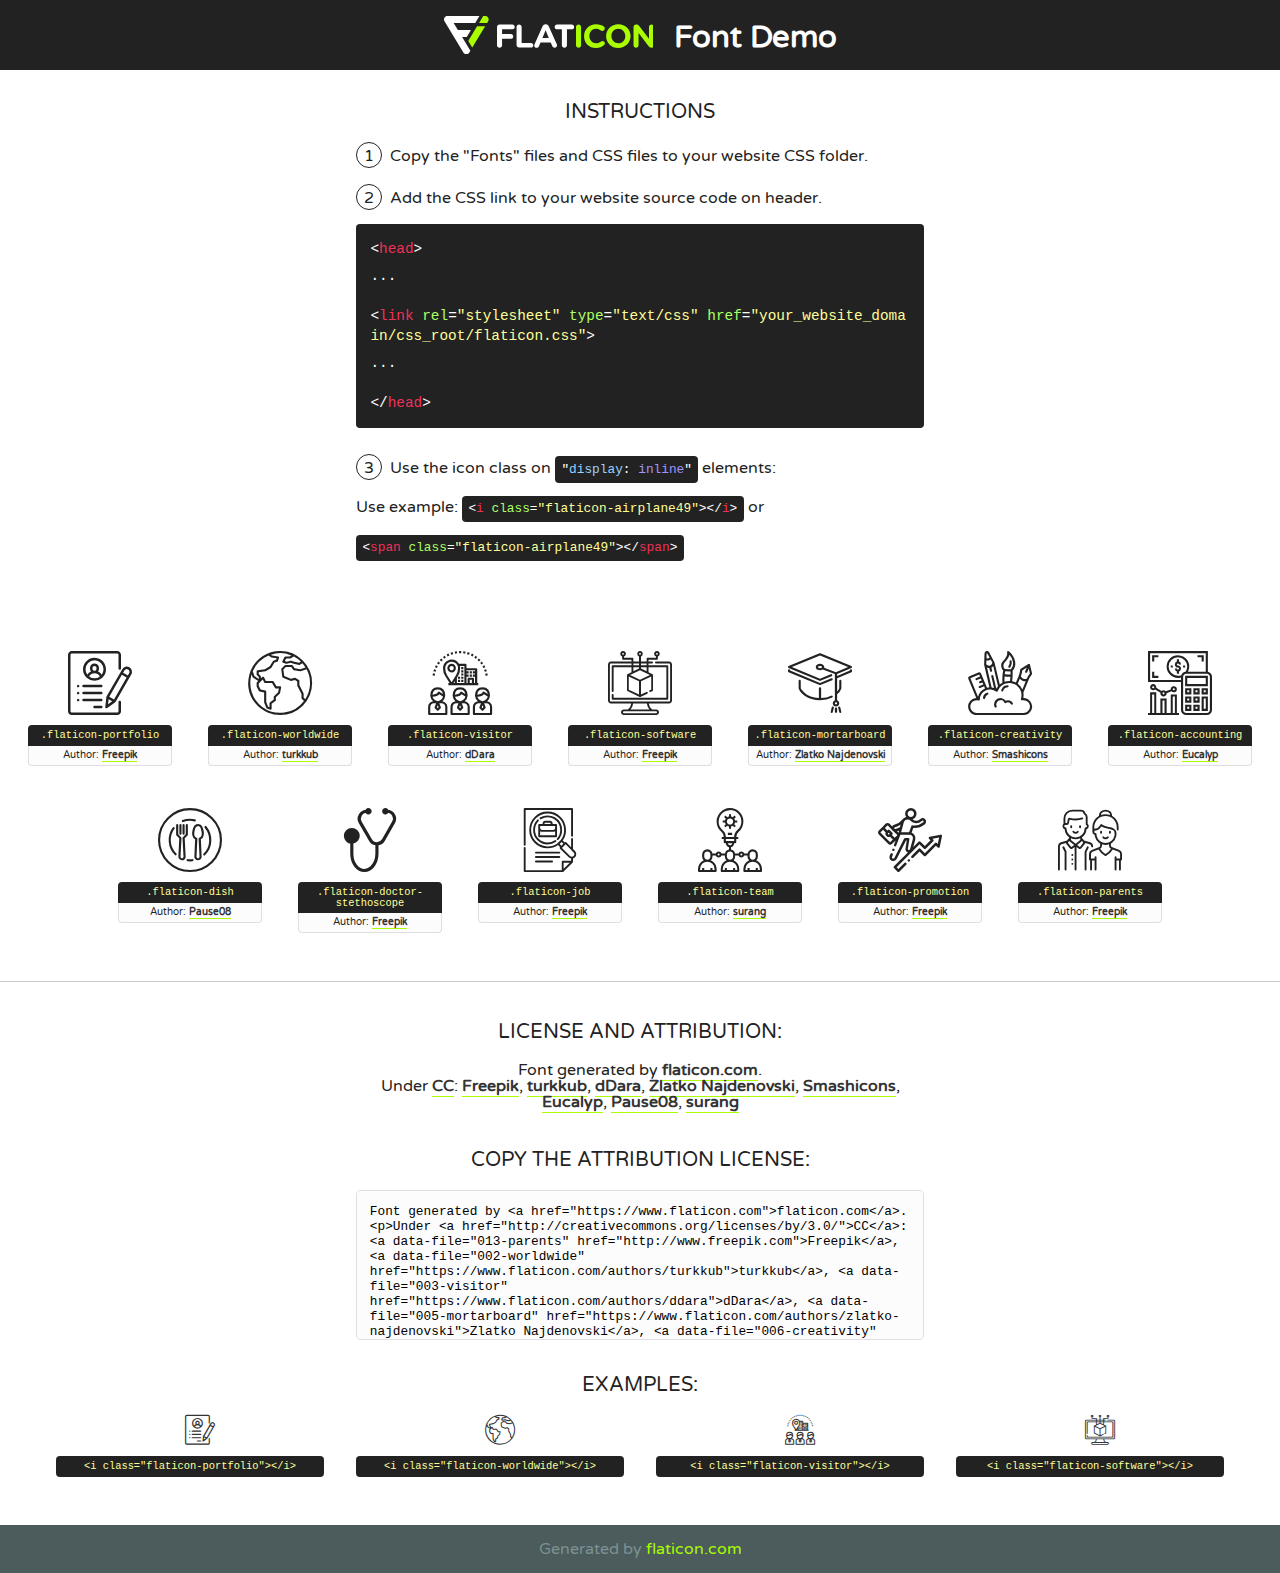
<file: css/font/flaticon.html>
<!DOCTYPE html>
<!--
  Flaticon icon font: Flaticon
  Creation date: 10/11/2019 21:46
-->
<html>
<!DOCTYPE html>
<html>

<head>
    <title>Flaticon WebFont</title>
    <link href="http://fonts.googleapis.com/css?family=Varela+Round" rel="stylesheet" type="text/css" />
    <link rel="stylesheet" type="text/css" href="flaticon.css">
    <meta charset="UTF-8">
    <style>
    html, body, div, span, applet, object, iframe,
    h1, h2, h3, h4, h5, h6, p, blockquote, pre,
    a, abbr, acronym, address, big, cite, code,
    del, dfn, em, img, ins, kbd, q, s, samp,
    small, strike, strong, sub, sup, tt, var,
    b, u, i, center,
    dl, dt, dd, ol, ul, li,
    fieldset, form, label, legend,
    table, caption, tbody, tfoot, thead, tr, th, td,
    article, aside, canvas, details, embed, 
    figure, figcaption, footer, header, hgroup, 
    menu, nav, output, ruby, section, summary,
    time, mark, audio, video {
        margin: 0;
        padding: 0;
        border: 0;
        font-size: 100%;
        font: inherit;
        vertical-align: baseline;
    }
    /* HTML5 display-role reset for older browsers */
    article, aside, details, figcaption, figure, 
    footer, header, hgroup, menu, nav, section {
        display: block;
    }
    body {
        line-height: 1;
    }
    ol, ul {
        list-style: none;
    }
    blockquote, q {
        quotes: none;
    }
    blockquote:before, blockquote:after,
    q:before, q:after {
        content: '';
        content: none;
    }
    table {
        border-collapse: collapse;
        border-spacing: 0;
    }
    body {
        font-family: 'Varela Round', Helvetica, Arial, sans-serif;
        font-size: 16px;
        color: #222;
    }
    a {
        color: #333;
        border-bottom: 1px solid #a9fd00;
        font-weight: bold;
        text-decoration: none;
    }
    * {
        -moz-box-sizing: border-box;
        -webkit-box-sizing: border-box;
        box-sizing: border-box;
        margin: 0;
        padding: 0;
    }
    [class^="flaticon-"]:before, [class*=" flaticon-"]:before, [class^="flaticon-"]:after, [class*=" flaticon-"]:after {
        font-family: Flaticon;
        font-size: 30px;
        font-style: normal;
        margin-left: 20px;
        color: #333;
    }
    .wrapper {
        max-width: 600px;
        margin: auto;
        padding: 0 1em;
    }
    .title {
        font-size: 1.25em;
        text-align: center;
        margin-bottom: 1em;
        text-transform: uppercase;
    }
    header {
        text-align: center;
        background-color: #222;
        color: #fff;
        padding: 1em;
    }
    header .logo {
        width: 210px;
        height: 38px;
        display: inline-block;
        vertical-align: middle;
        margin-right: 1em;
        border: none;
    }
    header strong {
        font-size: 1.95em;
        font-weight: bold;
        vertical-align: middle;
        margin-top: 5px;
        display: inline-block;
    }
    .demo {
        margin: 2em auto;
        line-height: 1.25em;
    }
    .demo ul li {
        margin-bottom: 1em;
    }
    .demo ul li .num {
        color: #222;
        border-radius: 20px;
        display: inline-block;
        width: 26px;
        padding: 3px;
        height: 26px;
        text-align: center;
        margin-right: 0.5em;
        border: 1px solid #222;
    }
    .demo ul li code {
        background-color: #222;
        border-radius: 4px;
        padding: 0.25em 0.5em;
        display: inline-block;
        color: #fff;
        font-family: Consolas,Monaco,Lucida Console,Liberation Mono,DejaVu Sans Mono,Bitstream Vera Sans Mono,Courier New, monospace;
        font-weight: lighter;
        margin-top: 1em;
        font-size: 0.8em;
        word-break: break-all;
    }
    .demo ul li code.big {
        padding: 1em;
        font-size: 0.9em;
    }
    .demo ul li code .red {
        color: #EF3159;
    }
    .demo ul li code .green {
        color: #ACFF65;
    }
    .demo ul li code .yellow {
        color: #FFFF99;
    }
    .demo ul li code .blue {
        color: #99D3FF;
    }
    .demo ul li code .purple {
        color: #A295FF;
    }
    .demo ul li code .dots {
        margin-top: 0.5em;
        display: block;
    }
    #glyphs {
        border-bottom: 1px solid #ccc;
        padding: 2em 0;
        text-align: center;
    }
    .glyph {
        display: inline-block;
        width: 9em;
        margin: 1em;
        text-align: center;
        vertical-align: top;
        background: #FFF;
    }
    .glyph .glyph-icon {
        padding: 10px;
        display: block;
        font-family:"Flaticon";
        font-size: 64px;
        line-height: 1;
    }
    .glyph .glyph-icon:before {
        font-size: 64px;
        color: #222;
        margin-left: 0;
    }
    .class-name {
        font-size: 0.65em;
        background-color: #222;
        color: #fff;
        border-radius: 4px 4px 0 0;
        padding: 0.5em;
        color: #FFFF99;
        font-family: Consolas,Monaco,Lucida Console,Liberation Mono,DejaVu Sans Mono,Bitstream Vera Sans Mono,Courier New, monospace;
    }
    .author-name {
        font-size: 0.6em;
        background-color: #fcfcfd;
        border: 1px solid #DEDEE4;
        border-top: 0;
        border-radius: 0 0 4px 4px;
        padding: 0.5em;
    }
    .class-name:last-child {
        font-size: 10px;
        color:#888;
    }
    .class-name:last-child a {
        font-size: 10px;
        color:#555;
    }
    .class-name:last-child a:hover {
        color:#a9fd00;
    }
    .glyph > input {
        display: block;
        width: 100px;
        margin: 5px auto;
        text-align: center;
        font-size: 12px;
        cursor: text;
    }
    .glyph > input.icon-input {
        font-family:"Flaticon";
        font-size: 16px;
        margin-bottom: 10px;
    }
    .attribution .title {
        margin-top: 2em;
    }
    .attribution textarea {
        background-color: #fcfcfd;
        padding: 1em;
        border: none;
        box-shadow: none;
        border: 1px solid #DEDEE4;
        border-radius: 4px;
        resize: none;
        width: 100%;
        height: 150px;
        font-size: 0.8em;
        font-family: Consolas,Monaco,Lucida Console,Liberation Mono,DejaVu Sans Mono,Bitstream Vera Sans Mono,Courier New, monospace;
        -webkit-appearance: none;
    }
    .iconsuse {
        margin: 2em auto;
        text-align: center;
        max-width: 1200px;
    }
    .iconsuse:after {
        content: '';
        display: table;
        clear: both;
    }
    .iconsuse .image {
        float: left;
        width: 25%;
        padding: 0 1em;
    }
    .iconsuse .image p {
        margin-bottom: 1em;
    }
    .iconsuse .image span {
        display: block;
        font-size: 0.65em;
        background-color: #222;
        color: #fff;
        border-radius: 4px;
        padding: 0.5em;
        color: #FFFF99;
        margin-top: 1em;
        font-family: Consolas,Monaco,Lucida Console,Liberation Mono,DejaVu Sans Mono,Bitstream Vera Sans Mono,Courier New, monospace;
    }
    #footer {
        text-align: center;
        background-color: #4C5B5C;
        color: #7c9192;
        padding: 1em;
    }
    #footer a {
        border: none;
        color: #a9fd00;
        font-weight: normal;
    }
    @media (max-width: 960px) {
        .iconsuse .image {
            width: 50%;
        }
    }
    @media (max-width: 560px) {
        .iconsuse .image {
            width: 100%;
        }
    }
    </style>
</head>

<body class="characters-off">

    <header>
        <a href="https://www.flaticon.com" target="_blank" class="logo">
            <svg version="1.1" xmlns="http://www.w3.org/2000/svg" xmlns:xlink="http://www.w3.org/1999/xlink" xmlns:a="http://ns.adobe.com/AdobeSVGViewerExtensions/3.0/" viewBox="0 0 560.875 102.036" enable-background="new 0 0 560.875 102.036" xml:space="preserve">
                <defs>
                </defs>
                <g>
                    <g class="letters">
                        <path fill="#ffffff" d="M141.596,29.675c0-3.777,2.985-6.767,6.764-6.767h34.438c3.426,0,6.15,2.728,6.15,6.15
                        c0,3.43-2.724,6.149-6.15,6.149h-27.674v13.091h23.719c3.429,0,6.151,2.724,6.151,6.15c0,3.43-2.723,6.149-6.151,6.149h-23.719
                        v17.574c0,3.773-2.986,6.761-6.764,6.761c-3.779,0-6.764-2.989-6.764-6.761V29.675z"></path>
                        <path fill="#ffffff" d="M193.844,29.149c0-3.781,2.985-6.767,6.764-6.767c3.776,0,6.763,2.985,6.763,6.767v42.957h25.039
                        c3.426,0,6.149,2.726,6.149,6.153c0,3.425-2.723,6.15-6.149,6.15h-31.802c-3.779,0-6.764-2.986-6.764-6.768V29.149z"></path>
                        <path fill="#ffffff" d="M241.891,75.71l21.438-48.407c1.492-3.341,4.215-5.357,7.906-5.357h0.792
                        c3.686,0,6.323,2.017,7.815,5.357l21.439,48.407c0.436,0.967,0.701,1.845,0.701,2.723c0,3.602-2.809,6.501-6.414,6.501
                        c-3.161,0-5.269-1.845-6.499-4.655l-4.132-9.661h-27.059l-4.301,10.102c-1.144,2.631-3.426,4.214-6.237,4.214
                        c-3.517,0-6.24-2.81-6.24-6.325C241.1,77.64,241.451,76.677,241.891,75.71z M279.932,58.666l-8.521-20.297l-8.526,20.297H279.932
                        z"></path>
                        <path fill="#ffffff" d="M314.864,35.387H301.86c-3.429,0-6.239-2.813-6.239-6.238c0-3.429,2.811-6.24,6.239-6.24h39.533
                        c3.426,0,6.237,2.811,6.237,6.24c0,3.425-2.811,6.238-6.237,6.238h-13.001v42.785c0,3.773-2.99,6.761-6.764,6.761
                        c-3.779,0-6.764-2.989-6.764-6.761V35.387z"></path>
                        <path fill="#A9FD00" d="M352.615,29.149c0-3.781,2.985-6.767,6.767-6.767c3.774,0,6.761,2.985,6.761,6.767v49.024
                        c0,3.773-2.987,6.761-6.761,6.761c-3.781,0-6.767-2.989-6.767-6.761V29.149z"></path>
                        <path fill="#A9FD00" d="M374.132,53.836v-0.179c0-17.481,13.178-31.801,32.065-31.801c9.22,0,15.459,2.458,20.557,6.238
                        c1.402,1.054,2.637,2.985,2.637,5.357c0,3.692-2.985,6.59-6.681,6.59c-1.845,0-3.071-0.702-4.044-1.319
                        c-3.776-2.813-7.729-4.393-12.562-4.393c-10.364,0-17.831,8.611-17.831,19.154v0.173c0,10.542,7.291,19.329,17.831,19.329
                        c5.715,0,9.492-1.756,13.359-4.834c1.049-0.874,2.458-1.491,4.039-1.491c3.429,0,6.325,2.813,6.325,6.236
                        c0,2.106-1.056,3.78-2.282,4.834c-5.539,4.834-12.036,7.733-21.878,7.733C387.572,85.464,374.132,71.493,374.132,53.836z"></path>
                        <path fill="#A9FD00" d="M433.009,53.836v-0.179c0-17.481,13.79-31.801,32.766-31.801c18.981,0,32.592,14.143,32.592,31.628v0.173
                        c0,17.483-13.785,31.807-32.769,31.807C446.625,85.464,433.009,71.32,433.009,53.836z M484.224,53.836v-0.179
                        c0-10.539-7.725-19.326-18.626-19.326c-10.893,0-18.449,8.611-18.449,19.154v0.173c0,10.542,7.73,19.329,18.626,19.329
                        C476.676,72.986,484.224,64.378,484.224,53.836z"></path>
                        <path fill="#A9FD00" d="M506.233,29.321c0-3.774,2.99-6.763,6.767-6.763h1.401c3.252,0,5.183,1.583,7.029,3.953l26.093,34.265
                        V29.059c0-3.692,2.99-6.677,6.681-6.677c3.683,0,6.671,2.985,6.671,6.677v48.934c0,3.78-2.987,6.765-6.764,6.765h-0.436
                        c-3.257,0-5.188-1.581-7.034-3.953l-27.056-35.492v32.944c0,3.687-2.985,6.676-6.678,6.676c-3.683,0-6.673-2.989-6.673-6.676
                        V29.321z"></path>
                    </g>
                    <g class="insignia">
                        <path fill="#ffffff" d="M48.372,56.137h12.517l11.156-18.537H37.186L25.688,18.539h57.825L94.668,0H9.271
                        C5.925,0,2.842,1.801,1.198,4.716c-1.644,2.907-1.593,6.482,0.134,9.343l50.38,83.501c1.678,2.781,4.689,4.476,7.938,4.476
                        c3.246,0,6.257-1.695,7.935-4.476l2.898-4.804L48.372,56.137z"></path>
                        <g class="i">
                            <path fill="#A9FD00" d="M93.575,18.539h0.031v0.004l21.652,0.004l2.705-4.488c1.727-2.861,1.778-6.436,0.133-9.343
                            C116.454,1.801,113.371,0,110.026,0h-5.294L93.575,18.539z"></path>
                            <polygon fill="#A9FD00" points="88.291,27.356 64.725,66.486 75.519,84.404 109.942,27.356"></polygon>
                        </g>
                    </g>
                </g>
            </svg>
        </a>
        <strong>Font Demo</strong>
    </header>


    <section class="demo wrapper">

        <p class="title">Instructions</p>

        <ul>
            <li>
                <span class="num">1</span>Copy the "Fonts" files and CSS files to your website CSS folder.
            </li>
            <li>
                <span class="num">2</span>Add the CSS link to your website source code on header.
                <code class="big">
                    &lt;<span class="red">head</span>&gt;
                    <br/><span class="dots">...</span>
                    <br/>&lt;<span class="red">link</span> <span class="green">rel</span>=<span class="yellow">"stylesheet"</span> <span class="green">type</span>=<span class="yellow">"text/css"</span> <span class="green">href</span>=<span class="yellow">"your_website_domain/css_root/flaticon.css"</span>&gt;
                    <br/><span class="dots">...</span>
                    <br/>&lt;/<span class="red">head</span>&gt;
                </code>
            </li>

            <li>
                <p>
                    <span class="num">3</span>Use the icon class on <code>"<span class="blue">display</span>:<span class="purple"> inline</span>"</code> elements:
                    <br />
                    Use example: <code>&lt;<span class="red">i</span> <span class="green">class</span>=<span class="yellow">&quot;flaticon-airplane49&quot;</span>&gt;&lt;/<span class="red">i</span>&gt;</code> or <code>&lt;<span class="red">span</span> <span class="green">class</span>=<span class="yellow">&quot;flaticon-airplane49&quot;</span>&gt;&lt;/<span class="red">span</span>&gt;</code>
            </li>
        </ul>

    </section>




   <section id="glyphs">          
    
      
        <div class="glyph"><div class="glyph-icon flaticon-portfolio"></div>
            <div class="class-name">.flaticon-portfolio</div>
            <div class="author-name">Author: <a data-file="001-portfolio" href="http://www.freepik.com">Freepik</a> </div> 
        </div>        
        
        <div class="glyph"><div class="glyph-icon flaticon-worldwide"></div>
            <div class="class-name">.flaticon-worldwide</div>
            <div class="author-name">Author: <a data-file="002-worldwide" href="https://www.flaticon.com/authors/turkkub">turkkub</a> </div> 
        </div>        
        
        <div class="glyph"><div class="glyph-icon flaticon-visitor"></div>
            <div class="class-name">.flaticon-visitor</div>
            <div class="author-name">Author: <a data-file="003-visitor" href="https://www.flaticon.com/authors/ddara">dDara</a> </div> 
        </div>        
        
        <div class="glyph"><div class="glyph-icon flaticon-software"></div>
            <div class="class-name">.flaticon-software</div>
            <div class="author-name">Author: <a data-file="004-software" href="http://www.freepik.com">Freepik</a> </div> 
        </div>        
        
        <div class="glyph"><div class="glyph-icon flaticon-mortarboard"></div>
            <div class="class-name">.flaticon-mortarboard</div>
            <div class="author-name">Author: <a data-file="005-mortarboard" href="https://www.flaticon.com/authors/zlatko-najdenovski">Zlatko Najdenovski</a> </div> 
        </div>        
        
        <div class="glyph"><div class="glyph-icon flaticon-creativity"></div>
            <div class="class-name">.flaticon-creativity</div>
            <div class="author-name">Author: <a data-file="006-creativity" href="https://www.flaticon.com/authors/smashicons">Smashicons</a> </div> 
        </div>        
        
        <div class="glyph"><div class="glyph-icon flaticon-accounting"></div>
            <div class="class-name">.flaticon-accounting</div>
            <div class="author-name">Author: <a data-file="007-accounting" href="https://www.flaticon.com/authors/eucalyp">Eucalyp</a> </div> 
        </div>        
        
        <div class="glyph"><div class="glyph-icon flaticon-dish"></div>
            <div class="class-name">.flaticon-dish</div>
            <div class="author-name">Author: <a data-file="008-dish" href="https://www.flaticon.com/authors/pause08">Pause08</a> </div> 
        </div>        
        
        <div class="glyph"><div class="glyph-icon flaticon-doctor-stethoscope"></div>
            <div class="class-name">.flaticon-doctor-stethoscope</div>
            <div class="author-name">Author: <a data-file="009-doctor-stethoscope" href="http://www.freepik.com">Freepik</a> </div> 
        </div>        
        
        <div class="glyph"><div class="glyph-icon flaticon-job"></div>
            <div class="class-name">.flaticon-job</div>
            <div class="author-name">Author: <a data-file="010-job" href="http://www.freepik.com">Freepik</a> </div> 
        </div>        
        
        <div class="glyph"><div class="glyph-icon flaticon-team"></div>
            <div class="class-name">.flaticon-team</div>
            <div class="author-name">Author: <a data-file="011-team" href="https://www.flaticon.com/authors/surang">surang</a> </div> 
        </div>        
        
        <div class="glyph"><div class="glyph-icon flaticon-promotion"></div>
            <div class="class-name">.flaticon-promotion</div>
            <div class="author-name">Author: <a data-file="012-promotion" href="http://www.freepik.com">Freepik</a> </div> 
        </div>        
        
        <div class="glyph"><div class="glyph-icon flaticon-parents"></div>
            <div class="class-name">.flaticon-parents</div>
            <div class="author-name">Author: <a data-file="013-parents" href="http://www.freepik.com">Freepik</a> </div> 
        </div>        
        

    </section>



    <section class="attribution wrapper"   style="text-align:center;">

      <div class="title">License and attribution:</div><div class="attrDiv">Font generated by <a href="https://www.flaticon.com">flaticon.com</a>. <div><p>Under <a href="http://creativecommons.org/licenses/by/3.0/">CC</a>: <a data-file="013-parents" href="http://www.freepik.com">Freepik</a>, <a data-file="002-worldwide" href="https://www.flaticon.com/authors/turkkub">turkkub</a>, <a data-file="003-visitor" href="https://www.flaticon.com/authors/ddara">dDara</a>, <a data-file="005-mortarboard" href="https://www.flaticon.com/authors/zlatko-najdenovski">Zlatko Najdenovski</a>, <a data-file="006-creativity" href="https://www.flaticon.com/authors/smashicons">Smashicons</a>, <a data-file="007-accounting" href="https://www.flaticon.com/authors/eucalyp">Eucalyp</a>, <a data-file="008-dish" href="https://www.flaticon.com/authors/pause08">Pause08</a>, <a data-file="011-team" href="https://www.flaticon.com/authors/surang">surang</a></p>  </div>
      </div>
      <div class="title">Copy the Attribution License:</div>

    <textarea onclick="this.focus();this.select();">Font generated by &lt;a href=&quot;https://www.flaticon.com&quot;&gt;flaticon.com&lt;/a&gt;. <p>Under <a href="http://creativecommons.org/licenses/by/3.0/">CC</a>: <a data-file="013-parents" href="http://www.freepik.com">Freepik</a>, <a data-file="002-worldwide" href="https://www.flaticon.com/authors/turkkub">turkkub</a>, <a data-file="003-visitor" href="https://www.flaticon.com/authors/ddara">dDara</a>, <a data-file="005-mortarboard" href="https://www.flaticon.com/authors/zlatko-najdenovski">Zlatko Najdenovski</a>, <a data-file="006-creativity" href="https://www.flaticon.com/authors/smashicons">Smashicons</a>, <a data-file="007-accounting" href="https://www.flaticon.com/authors/eucalyp">Eucalyp</a>, <a data-file="008-dish" href="https://www.flaticon.com/authors/pause08">Pause08</a>, <a data-file="011-team" href="https://www.flaticon.com/authors/surang">surang</a></p>  
     </textarea>

    </section>

    <section class="iconsuse">

          <div class="title">Examples:</div>            
             
            <div class="image">
                <p>
                    <i class="glyph-icon flaticon-portfolio"></i> 
                    <span>&lt;i class=&quot;flaticon-portfolio&quot;&gt;&lt;/i&gt;</span>
                </p>
            </div>
            
            <div class="image">
                <p>
                    <i class="glyph-icon flaticon-worldwide"></i> 
                    <span>&lt;i class=&quot;flaticon-worldwide&quot;&gt;&lt;/i&gt;</span>
                </p>
            </div>
            
            <div class="image">
                <p>
                    <i class="glyph-icon flaticon-visitor"></i> 
                    <span>&lt;i class=&quot;flaticon-visitor&quot;&gt;&lt;/i&gt;</span>
                </p>
            </div>
            
            <div class="image">
                <p>
                    <i class="glyph-icon flaticon-software"></i> 
                    <span>&lt;i class=&quot;flaticon-software&quot;&gt;&lt;/i&gt;</span>
                </p>
            </div>
                       
        </div>
                            
    </section>

<div id="footer">
    <div>Generated by <a href="https://www.flaticon.com">flaticon.com</a>
    </div>
</div>



</body>
</html>
</file>
<file: css/font/flaticon.css>
/*
  	Flaticon icon font: Flaticon
  	Creation date: 10/11/2019 21:46
  	*/

@font-face {
  font-family: "Flaticon";
  src: url("./Flaticon.eot");
  src: url("./Flaticon.eot?#iefix") format("embedded-opentype"),
       url("./Flaticon.woff2") format("woff2"),
       url("./Flaticon.woff") format("woff"),
       url("./Flaticon.ttf") format("truetype"),
       url("./Flaticon.svg#Flaticon") format("svg");
  font-weight: normal;
  font-style: normal;
}

@media screen and (-webkit-min-device-pixel-ratio:0) {
  @font-face {
    font-family: "Flaticon";
    src: url("./Flaticon.svg#Flaticon") format("svg");
  }
}

[class^="flaticon-"]:before, [class*=" flaticon-"]:before,
[class^="flaticon-"]:after, [class*=" flaticon-"]:after {   
  font-family: Flaticon;
font-style: normal;
}

.flaticon-portfolio:before { content: "\f100"; }
.flaticon-worldwide:before { content: "\f101"; }
.flaticon-visitor:before { content: "\f102"; }
.flaticon-software:before { content: "\f103"; }
.flaticon-mortarboard:before { content: "\f104"; }
.flaticon-creativity:before { content: "\f105"; }
.flaticon-accounting:before { content: "\f106"; }
.flaticon-dish:before { content: "\f107"; }
.flaticon-doctor-stethoscope:before { content: "\f108"; }
.flaticon-job:before { content: "\f109"; }
.flaticon-team:before { content: "\f10a"; }
.flaticon-promotion:before { content: "\f10b"; }
.flaticon-parents:before { content: "\f10c"; }
</file>
<file: css/style.css>
.main-btn, .second-btn {
  display: inline-block;
  background-color: #206dfb;
  color: #FFF;
  border: none;
  border-radius: 5px;
  padding: 10px 20px;
  margin: 5px;
}

.second-btn {
  background-color: #fdab44;
}

* {
  margin: 0;
  padding: 0;
  box-sizing: border-box;
  font-family: "Source Sans Pro", sans-serif;
}

.container {
  width: 100%;
  margin: auto;
}

a {
  color: unset;
}
a:hover {
  text-decoration: none;
  color: unset;
}

li {
  list-style: none;
}

nav {
  padding: 20px 0;
  position: absolute;
  top: 20px;
  z-index: 3;
  transition: all 0.2s linear;
}
nav .navbar-brand {
  font-weight: 700;
  font-size: 20px;
}
nav .navbar-toggler {
  color: rgba(255, 255, 255, 0.5);
  text-transform: uppercase;
  letter-spacing: 2px;
}
nav .navbar-toggler span {
  vertical-align: unset;
  height: auto;
}
nav .navbar-nav li {
  margin: 5px 20px;
}
nav .navbar-nav li a:hover {
  color: #fdab44 !important;
}
nav .navbar-nav li.active a {
  color: #afafaf;
}
nav a {
  color: #FFF;
}

.navbar.scrolled {
  background: #FFF !important;
  position: fixed;
  top: 0;
  left: 0;
  right: 0;
  padding: 15px;
  box-shadow: 5px 0 20px #333;
}
.navbar.scrolled .navbar-nav li a {
  color: #333;
}
.navbar.scrolled .navbar-nav li.active a {
  color: #206dfb;
}
.navbar.scrolled .navbar-brand {
  color: #000000;
}
.navbar.scrolled .navbar-toggler {
  color: #181818;
}

#header {
  background: url(../../images/bg_1.jpg);
  position: relative;
  width: 100%;
  min-height: 400px;
  padding-bottom: 50px;
}
#header .overlay {
  width: 100%;
  height: 100%;
  position: absolute;
  left: 0;
  top: 0;
  background: linear-gradient(to right, #207dff 0%, #a16ae8 100%);
  opacity: 0.8;
}
#header .content {
  margin: 80px auto;
  text-align: center;
}
#header .content .head-text {
  opacity: 1;
  color: #FFF;
  margin: 30px 0;
}
#header .content .head-text p {
  color: rgba(255, 255, 255, 0.8);
  font-weight: 400;
  font-size: 18px;
}
#header .content .head-text h1 {
  font-size: 58px;
  line-height: 1.5;
  font-weight: 400;
}
#header .content .counter {
  color: #FFF;
  margin-top: 30px;
  margin-bottom: 20px;
}
#header .content .counter .box {
  margin: 20px;
  display: inline-block;
}
#header .content .counter .box > span {
  font-size: 60px;
  margin-right: 15px;
  margin-bottom: 10px;
}
#header .content .counter .box .spans {
  display: inline-block;
  text-align: left;
}
#header .content .counter .box .spans span {
  font-size: 20px;
  display: block;
  color: #dbdbdb;
}
#header .content .counter .box .spans span.num {
  font-size: 35px;
  font-weight: 600;
  line-height: 1;
  color: #FFF;
}
#header .pages {
  height: 200px;
  display: grid;
  align-items: end;
}
#header .pages .breadcrumb {
  background: none;
  margin: 5px auto;
}
#header .pages .breadcrumb li {
  color: rgba(255, 255, 255, 0.9);
}
#header .pages .breadcrumb li a {
  color: rgba(255, 255, 255, 0.9);
}
#header .pages .breadcrumb li::before {
  color: #FFF;
}
#header .page-title {
  text-align: center;
  color: #FFF;
  font-size: 50px;
}

.tabs {
  margin: 50px 0;
}
.tabs .row a {
  background-color: #fdab44;
  color: #FFF;
  padding: 15px 30px;
  border-radius: 5px;
  margin-right: 10px;
  font-size: 20px;
}
.tabs .row a.active, .tabs .row a:hover {
  background-color: #FFF;
  color: #333333;
}
.tabs .row .find-job, .tabs .row .find-candidate {
  background-color: #FFF;
  padding: 30px;
  border-radius: 10px;
  transition: all 1s linear;
  display: none;
  opacity: 0;
}
.tabs .row .find-job.active, .tabs .row .find-candidate.active {
  display: block;
  opacity: 1;
}
.tabs .row .find-job form div, .tabs .row .find-candidate form div {
  margin: 0 5px;
  position: relative;
  padding: 0;
}
.tabs .row .find-job form div i, .tabs .row .find-candidate form div i {
  position: absolute;
  z-index: 2;
  color: #3333;
  top: 20px;
  left: 10px;
  font-size: 20px;
}
.tabs .row .find-job form div input, .tabs .row .find-job form div select, .tabs .row .find-candidate form div input, .tabs .row .find-candidate form div select {
  padding-left: 40px;
  height: 60px;
  color: #7575a1;
  border-radius: 5px;
  border: 1px solid #ddd;
  width: 100%;
  font-size: 14px;
}
.tabs .row .find-job form div input.search-btn, .tabs .row .find-job form div select.search-btn, .tabs .row .find-candidate form div input.search-btn, .tabs .row .find-candidate form div select.search-btn {
  background-color: #206dfb;
  color: #FFF;
  font-size: 15px;
  margin: 0 5px;
  border: none;
  padding: 0;
}
.tabs .row .find-job form div select, .tabs .row .find-candidate form div select {
  padding-left: 30px;
}

@media (max-width: 992px) {
  header .navbar {
    background: #000;
    position: relative;
    top: 0;
  }
}
@media (max-width: 776px) {
  #header {
    padding-bottom: 30px;
  }

  .find-job form div, .find-candidate form div {
    margin-bottom: 20px !important;
  }

  .navbar-toggler {
    font-size: 15px;
  }

  nav .navbar-collapse button {
    width: 100%;
  }

  #header .content {
    margin: auto;
  }

  #header .content .head-text h1 {
    font-size: 36px;
  }

  #header .content .tabs .row a {
    display: inline-block;
    margin-top: 5px;
  }

  .find-job, .find-candidate {
    margin-top: -10px;
  }

  .tabs .row .tab-titles {
    margin: auto;
    text-align: center;
  }
  .tabs .row .tab-titles a {
    display: inline-block;
    margin: 5px auto;
  }
}
#footer {
  padding: 100px 0;
}
#footer .box {
  padding: 10px;
}
#footer .box .box-title {
  font-size: 18px;
  margin: 20px 0;
  color: rgba(0, 0, 0, 0.7);
}
#footer .box p {
  font-size: 17px;
  color: rgba(0, 0, 0, 0.5);
}
#footer .box ul.social-media li {
  display: inline-block;
}
#footer .box ul.social-media li a {
  display: inline-block;
  width: 40px;
  height: 40px;
  text-align: center;
  margin: 0 5px;
  background: rgba(0, 0, 0, 0.05);
  line-height: 40px;
  border-radius: 50%;
  color: #206dfb;
}
#footer .box ul.social-media li a i {
  color: #206dfb;
}
#footer .box ul li {
  margin: 10px 0;
}
#footer .box ul li a {
  color: rgba(0, 0, 0, 0.5);
}
#footer .box ul li a:hover {
  color: rgba(0, 0, 0, 0.8);
}
#footer .box ul.question li {
  color: rgba(0, 0, 0, 0.5);
  display: table;
  margin: 20px 0;
}
#footer .box ul.question li i {
  display: table-cell;
  width: 30px;
}
#footer .box ul.question li span {
  display: table-cell;
}
#footer .copyright {
  margin: 30px auto;
  text-align: center;
  color: rgba(0, 0, 0, 0.5);
  font-size: 17px;
}
#footer .copyright i {
  color: #f10000;
}

.ftco {
  margin-bottom: 50px;
  margin-top: -50px;
}
.ftco .have-shadow {
  box-shadow: 3px 3px 20px #cacaca;
}
.ftco .col-md-2 {
  margin: 0;
  padding: 0;
}
.ftco .box {
  padding: 30px;
  text-align: center;
  background: #FFF;
  margin: 0;
}
.ftco .box.active {
  background: #fdab44;
  color: #FFF;
}
.ftco .box.active > span {
  color: #FFF;
}
.ftco .box:hover {
  background: #206dfb;
  color: #FFF;
}
.ftco .box:hover > span {
  color: #FFF;
}
.ftco .box h2 {
  font-size: 20px;
  letter-spacing: 1px;
  cursor: pointer;
}
.ftco .box > span {
  display: block;
  margin: 15px 5px;
  font-size: 40px;
  color: #206dfb;
}
.ftco .box p {
  font-size: 15px;
}

@media (max-width: 776px) {
  .ftco .box {
    width: 90%;
    margin: auto;
  }
}
section .title-text p {
  color: #206dfb;
  font-size: 14px;
  letter-spacing: 1px;
  text-transform: uppercase;
}
section .title-text h2 {
  font-size: 40px;
  margin-bottom: 50px;
}

.categories {
  text-align: center;
  margin: 100px 0;
}
.categories .row .box {
  background-color: #FFF;
  border-bottom: 1px solid #dddddd;
  padding: 20px;
  cursor: pointer;
  transition: all 0.5s;
  border-radius: 2px;
}
.categories .row .box .chevron {
  position: absolute;
  right: 40px;
  top: 50%;
  color: #fdab44;
  opacity: 0;
  transition: all 0.5s linear;
}
.categories .row .box h3 {
  font-size: 23px;
}
.categories .row .box .position-nums span.open {
  color: #c4c4c4;
  margin-left: 5px;
  transition: all 0.5s;
}
.categories .row .box .position-nums .number {
  background: #fff5e4;
  padding: 0px 4px;
  border-radius: 3px;
  color: #fdab44;
}
.categories .row .box:hover {
  background-color: #ffefdb;
}
.categories .row .box:hover .chevron {
  opacity: 1;
  right: 30px;
}
.categories .row .box:hover h3 {
  color: #206dfb;
}
.categories .row .box:hover .position-nums .open {
  color: #000;
}
.categories .row .box:hover .position-nums .number {
  background-color: #fffcf6;
}

.services {
  background: linear-gradient(to right, #207dff 0%, #a16ae8 100%);
  padding: 80px 0;
  color: #FFF;
}
.services .box {
  margin-bottom: 30px;
}
.services .box span {
  font-size: 60px;
}
.services .box h3 {
  font-size: 18px;
  font-weight: bold;
  letter-spacing: 1px;
}
.services .box p {
  margin-top: 15px;
  color: rgba(255, 255, 255, 0.6901960784);
  font-size: 17px;
}

.recently {
  padding: 80px 0;
  background: #f8f9fa;
}
.recently .box {
  padding: 15px;
  margin-bottom: 25px;
  padding-left: 30px;
  background: #FFF;
  border-radius: 5px;
  position: relative;
  cursor: pointer;
  transition: all 0.3s ease-in-out;
}
.recently .box .info {
  display: inline-block;
  width: calc(100% - 165px);
}
.recently .box .work-time {
  color: #206dfb;
  text-transform: uppercase;
  font-size: 14px;
}
.recently .box h3 {
  margin: 10px 0;
}
.recently .box .place {
  margin: 10px 0;
  font-size: 14px;
  text-transform: uppercase;
}
.recently .box .place i {
  font-size: 13px;
  margin-right: 7px;
  color: #a5a5a5;
}
.recently .box .place .company {
  margin-right: 10px;
}
.recently .box .apply {
  width: 160px;
  display: inline-block;
}
.recently .box .apply i {
  color: #FFF;
  background: #fdab44;
  padding: 10px;
  border-radius: 50%;
  opacity: 0;
  transition: all 0.3s ease-in-out;
}
.recently .box:hover {
  box-shadow: 0px 0px 24px 5px rgba(0, 0, 0, 0.1);
}
.recently .box:hover .apply i {
  opacity: 1;
  color: #FFF;
  background: #fdab44;
}
.recently .company-name img {
  max-width: 100%;
}
.recently .company-name .position-nums span.open {
  color: #c4c4c4;
  margin-left: 5px;
  transition: all 0.5s;
}
.recently .company-name .position-nums .number {
  background: #fff5e4;
  padding: 0px 4px;
  border-radius: 3px;
  color: #fdab44;
}

@media (max-width: 991px) {
  .recently .box .info {
    width: 100%;
  }
  .recently .box .apply {
    width: 100%;
  }
  .recently .box .apply i {
    opacity: 1;
    color: #fdab44;
    background: #ffefdb;
  }
  .recently .company-name {
    width: 49%;
    padding: 20px;
    display: inline-block;
  }
}
@media (min-width: 991px) {
  .pdr-50 {
    padding-right: 50px;
  }
}
.testimonial {
  padding: 50px 0;
}
.testimonial .owl-carousel {
  padding: 50px 0;
}
.testimonial .owl-carousel .owl-item {
  padding: 30px;
  background: #fff;
  box-shadow: 0px 5px 21px -14px rgba(0, 0, 0, 0.3);
}
.testimonial .owl-carousel .owl-item .opinion {
  text-align: left;
  color: #797979;
  font-size: 18px;
}
.testimonial .owl-carousel .owl-item .client img {
  width: 80px;
  border-radius: 50%;
  float: left;
  margin-right: 15px;
}
.testimonial .owl-carousel .owl-item .client .info {
  float: left;
  text-align: left;
  padding: 5px;
}
.testimonial .owl-carousel .owl-item .client .info .name {
  font-size: 21px;
}
.testimonial .owl-carousel .owl-item .client .info .job {
  color: #c1c1c1;
}
.testimonial .owl-carousel .owl-dots .owl-dot span {
  width: 12px;
  height: 12px;
  border: 2px solid #DDD;
}
.testimonial .owl-carousel .owl-dots .owl-dot.active span,
.testimonial .owl-carousel .owl-dots .owl-dot:hover span {
  background: #206dfb;
}

.candidates {
  padding: 80px 0;
  background: #206dfb;
}
.candidates .title-text {
  color: #FFF;
}
.candidates .title-text p {
  color: #FFF;
}
.candidates .owl-item {
  padding: 15px;
}
.candidates .owl-item img {
  width: 180px;
  border-radius: 50%;
  margin: 10px auto;
}
.candidates .owl-item .info .name {
  font-size: 21px;
  color: #FFF;
}
.candidates .owl-item .info .job {
  color: #e8e8e8;
  font-size: 17px;
}
.candidates .owl-carousel .owl-dots .owl-dot span {
  width: 12px;
  height: 12px;
  border: 2px solid white;
}
.candidates .owl-carousel .owl-dots .owl-dot.active span,
.candidates .owl-carousel .owl-dots .owl-dot:hover span {
  background: #fdab44;
}

.blog {
  padding: 70px 100px;
}
.blog .box {
  margin-bottom: 50px;
}
.blog .box a.img {
  display: block;
  background-size: cover;
  background-repeat: no-repeat;
  background-position: center center;
  height: 250px;
  width: 100%;
}
.blog .box .info {
  margin: 10px 0;
  color: #ababab;
  font-size: 15px;
  text-align: left;
}
.blog .box .info span {
  margin-right: 5px;
}
.blog .box .info span i {
  display: inline-block;
  margin-right: 5px;
  font-size: 12px;
}
.blog .box .subject {
  text-align: left;
  font-size: 18px;
  transition: all 0.5s linear;
  cursor: pointer;
}
.blog .box .subject:hover {
  color: #206dfb;
}

@media (max-width: 776px) {
  .blog {
    padding: 50px 0;
  }
  .blog .box {
    margin-bottom: 20px;
  }
}
.sebscribe {
  padding: 30px;
  background: #206dfb;
  color: #FFF;
}
.sebscribe h2 {
  margin: 25px;
  font-size: 40px;
  letter-spacing: 0.5px;
}
.sebscribe p {
  width: 60%;
  margin: 30px auto;
}
.sebscribe form input:first-of-type {
  width: 40%;
  padding: 10px;
  border: none;
}
.sebscribe form input:last-of-type {
  margin-left: -50px;
  border-radius: 0;
  padding: 10px 35px;
}

@media (max-width: 776px) {
  .sebscribe p {
    width: 100%;
  }
  .sebscribe form input:first-of-type {
    width: 100%;
    display: block;
  }
  .sebscribe form input:last-of-type {
    margin: 5px auto;
  }
}
/* Start Browse Jobs Page Style  */
.recently .filter .category {
  background: #FFF;
  padding: 20px;
  border-radius: 10px;
  margin-bottom: 30px;
}
.recently .filter .category h2 {
  font-size: 25px;
  margin-bottom: 20px;
  letter-spacing: 1px;
}
.recently .filter .category form .search-box {
  position: relative;
}
.recently .filter .category form .search-box input[type=search] {
  border: 1px solid #ddd;
  padding: 5px 15px;
  border-radius: 5px;
  background: #f9f9f9;
  margin-bottom: 10px;
  width: 100%;
}
.recently .filter .category form .search-box i {
  position: absolute;
  top: 30%;
  right: 25px;
  color: #a7a7a7;
}
.recently .filter .category form .checkbox {
  color: #a5a5a5;
  font-size: 15px;
}
.recently .filter .category form .checkbox input[type=checkbox] {
  margin: 10px 2px;
}

.more-jobs {
  text-align: center;
  margin: 30px 0;
}
.more-jobs li {
  display: inline-block;
  margin-right: 5px;
}
.more-jobs li a {
  border: 1px solid #206dfb;
  display: inline-block;
  width: 30px;
  height: 30px;
  line-height: 28px;
  border-radius: 50%;
  font-size: 18px;
  color: #206dfb;
}
.more-jobs li a.active {
  background: #206dfb;
  color: #FFF;
}

.recently .team {
  background: #FFF;
  margin-bottom: 20px;
  padding: 10px;
}
.recently .team .img {
  display: inline-block;
  vertical-align: top;
}
.recently .team .img .user {
  width: 180px;
  border-radius: 50%;
  margin: 20px 0 0 20px;
  vertical-align: top;
}
.recently .team .info {
  width: calc(100% - 210px);
  display: inline-block;
  padding: 20px;
}
.recently .team .info .country {
  color: #a3a3a3;
}
.recently .team .info .name {
  font-size: 25px;
  margin: 5px 0;
}
.recently .team .info .status {
  color: #fdab44;
  background: #fff1e0;
  font-size: 14px;
  padding: 3px 5px;
  border-radius: 5px;
  margin: 5px 0;
  display: inline-block;
}
.recently .team .info .description {
  color: #848484;
  margin: 10px 0;
  font-size: 15px;
}
.recently .team .info .last-active {
  color: #a3a3a3;
  display: block;
  margin: 5px 0;
  font-size: 14px;
}
.recently .team .info button {
  padding: 5px 15px;
}

@media (max-width: 776px) {
  .recently .team .img {
    display: block;
    text-align: center;
  }
  .recently .team .info {
    width: 100%;
    text-align: center;
  }
}
.single-blog {
  margin: 100px 0;
}
.single-blog .blog-content h2 {
  margin: 20px 0;
  color: #333;
}
.single-blog .blog-content p {
  margin: 20px 0;
  color: #949494;
  font-size: 17px;
}
.single-blog .blog-content img {
  width: 100%;
  display: inline-block;
  margin: 30px 0;
}
.single-blog .tags {
  margin: 50px 0;
}
.single-blog .tags ul li {
  display: inline-block;
}
.single-blog .tags ul li a {
  margin: 0 5px;
  border: 1px solid #a3a3a3;
  padding: 3px 10px;
  border-radius: 3px;
  transition: all 0.2s ease-in-out;
  font-size: 14px;
}
.single-blog .tags ul li a:hover {
  background: #206dfb;
  color: #FFF;
  border: 1px solid #206dfb;
}
.single-blog .auteur {
  background: #f5f5f5;
  padding: 20px;
  border-radius: 10px;
}
.single-blog .auteur .img {
  width: 30%;
  display: inline-block;
  vertical-align: top;
}
.single-blog .auteur .img img {
  max-width: 80%;
}
.single-blog .auteur .info {
  display: inline-block;
  width: 69%;
  padding: 10px;
}
.single-blog .auteur .info .name {
  font-size: 23px;
}
.single-blog .auteur .info p {
  color: #a3a3a3;
}
.single-blog .comments {
  margin: 20px 0;
}
.single-blog .comments > h3 {
  margin: 20px 0;
}
.single-blog .comments .user-comment {
  margin: 20px 0;
  padding: 10px;
}
.single-blog .comments .user-comment .user-img {
  width: 10%;
  vertical-align: top;
  display: inline-block;
}
.single-blog .comments .user-comment .user-img img {
  max-width: 100%;
  border-radius: 50%;
}
.single-blog .comments .user-comment .comment-info {
  width: 89%;
  display: inline-block;
  padding-left: 20px;
}
.single-blog .comments .user-comment .comment-info .name {
  font-size: 23px;
}
.single-blog .comments .user-comment .comment-info .date {
  color: #a3a3a3;
  display: inline-block;
  margin: 5px 0;
}
.single-blog .comments .user-comment .comment-info .comment {
  color: #808080;
  margin-bottom: 20px;
}
.single-blog .comments .user-comment .comment-info .reply {
  background: #eaeaea;
  font-size: 14px;
  padding: 3px 10px;
  color: #636363;
  border-radius: 5px;
  transition: all 0.2s ease-in;
}
.single-blog .comments .user-comment .comment-info .reply:hover {
  background: #000;
  color: #FFF;
}
.single-blog .add-comment {
  margin: 30px 0;
}
.single-blog .add-comment h3 {
  margin: 50px 0;
}
.single-blog .add-comment form {
  background: #f8f9fa;
  padding: 20px;
}
.single-blog .add-comment form .input-field {
  margin: 20px auto;
  width: 90%;
}
.single-blog .add-comment form .input-field span {
  display: block;
  margin: 5px 0;
  color: #868686;
  font-size: 15px;
}
.single-blog .add-comment form .input-field input, .single-blog .add-comment form .input-field textarea {
  width: 100%;
  padding: 6px 0;
  border: 1px solid #c7c7c7;
  border-radius: 3px;
}
.single-blog .add-comment form .input-field input.main-btn, .single-blog .add-comment form .input-field input.second-btn {
  width: unset;
  padding: 7px 10px;
  border: 0;
}
.single-blog .sidebar {
  padding-left: 20px;
}
.single-blog .sidebar .search-box {
  position: relative;
}
.single-blog .sidebar .search-box input[type=search] {
  border: 1px solid #ddd;
  padding: 12px;
  border-radius: 5px;
  background: #f9f9f9;
  margin-bottom: 10px;
  width: 90%;
  font-size: 14px;
}
.single-blog .sidebar .search-box i {
  position: absolute;
  top: 30%;
  right: 55px;
  color: #a7a7a7;
}
.single-blog .sidebar .jobs {
  margin-top: 30px;
}
.single-blog .sidebar .jobs .title {
  margin: 20px 0;
}
.single-blog .sidebar .jobs ul li {
  font-size: 15px;
  color: #333;
}
.single-blog .sidebar .jobs ul li span {
  float: right;
  color: #a3a3a3;
}
.single-blog .sidebar .jobs ul hr {
  margin: 15px 0;
}
.single-blog .sidebar .recent-blog {
  margin: 20px 0;
}
.single-blog .sidebar .recent-blog .blog-box {
  margin: 20px 0;
}
.single-blog .sidebar .recent-blog .blog-box .img {
  width: 100px;
  display: inline-block;
  vertical-align: top;
  margin-top: 10px;
}
.single-blog .sidebar .recent-blog .blog-box .img img {
  width: 100%;
}
.single-blog .sidebar .recent-blog .blog-box .info {
  display: inline-block;
  width: calc(100% - 120px);
  padding-left: 10px;
}
.single-blog .sidebar .recent-blog .blog-box .info p {
  font-size: 17px;
  color: #717171;
  margin-bottom: 5px;
}
.single-blog .sidebar .recent-blog .blog-box .info p:hover {
  color: #206dfb;
}
.single-blog .sidebar .recent-blog .blog-box .info .date {
  font-size: 14px;
  color: #909090;
}
.single-blog .sidebar .recent-blog .blog-box .info .date span {
  margin-right: 5px;
}
.single-blog .sidebar .recent-blog .blog-box .info .date span i {
  margin-right: 2px;
}
.single-blog .sidebar .tag-cloud {
  margin: 10px 0;
}
.single-blog .sidebar .tag-cloud h2 {
  font-size: 25px;
}
.single-blog .sidebar .tag-cloud ul li {
  display: inline-block;
  margin: 5px 0;
}
.single-blog .sidebar .tag-cloud ul li a {
  border: 1px solid #d3d3d3;
  padding: 2px 5px;
  font-size: 14px;
  margin-right: 5px;
  border-radius: 3px;
}
.single-blog .sidebar .tag-cloud ul li a:hover {
  background: #206dfb;
  color: #FFF;
  border-color: #206dfb;
}
.single-blog .sidebar .paragraph {
  margin: 30px 0;
}
.single-blog .sidebar .paragraph h2 {
  font-size: 25px;
}
.single-blog .sidebar .paragraph p {
  color: #a3a3a3;
  margin: 15px 0;
}

.contact-us {
  padding: 70px 0;
  background: #f8f9fa;
}
.contact-us h2.title {
  font-size: 27px;
  margin: 30px 0;
}
.contact-us .info {
  color: #a3a3a3;
  margin-bottom: 20px;
}
.contact-us .info a {
  color: #333;
}
.contact-us .form {
  margin: 30px 0;
}
.contact-us .form .map {
  height: 100%;
  min-height: 400px;
  padding-bottom: 30px;
}
.contact-us .form form {
  background: #FFF;
  padding: 50px;
}
.contact-us .form form input, .contact-us .form form textarea {
  display: inline-block;
  margin: 10px 0;
  width: 100%;
  padding: 8px;
  border: 1px solid #DDD;
  border-radius: 5px;
}
.contact-us .form form input.main-btn, .contact-us .form form input.second-btn, .contact-us .form form textarea.main-btn, .contact-us .form form textarea.second-btn {
  width: auto;
  padding: 15px 40px;
  border: none;
}

.new-post {
  padding: 100px 0;
  background: #f8f9fa;
}
.new-post .post {
  background: #FFF;
  padding: 20px;
}
.new-post .post form {
  padding: 10px;
}
.new-post .post form .options {
  margin: 20px 0;
  color: #a3a3a3;
}
.new-post .post form .options label {
  display: block;
  margin: 5px 0;
}
.new-post .post form .options label input {
  margin-right: 5px;
}
.new-post .post form .options label span {
  color: #69da69;
  margin-right: 2px;
}
.new-post .post form .input-field {
  margin: 20px 0;
}
.new-post .post form .input-field span {
  display: block;
  margin: 10px 0;
  font-size: 17px;
  color: #a3a3a3;
}
.new-post .post form .input-field input {
  width: 100%;
  padding: 10px;
  border-radius: 5px;
  border: 1px solid #DDD;
}
.new-post .post form .job-type {
  margin: 10px 0;
}
.new-post .post form .job-type .option {
  margin: 5px 0;
}
.new-post .post form .job-type .option label {
  color: #a3a3a3;
}
.new-post .post form .location {
  margin: 20px 0;
}
.new-post .post form .location input {
  width: 100%;
  padding: 10px;
  border-radius: 5px;
  border: 1px solid #DDD;
}
.new-post .post form .desc {
  margin: 20px 0;
}
.new-post .post form .desc textarea {
  width: 100%;
  border-radius: 5px;
  border: 1px solid #DDD;
}
.new-post .post form input.main-btn, .new-post .post form input.second-btn {
  padding: 10px 50px;
}
.new-post .contact-info {
  padding: 20px;
  background: #FFF;
}
.new-post .contact-info h3.title {
  font-size: 20px;
  margin-bottom: 20px;
}
.new-post .contact-info .info {
  margin-bottom: 30px;
}
.new-post .contact-info .info span {
  display: block;
  color: #909090;
  font-weight: 600;
}
.new-post .contact-info .info p {
  color: #a3a3a3;
}
.new-post .contact-info .info a {
  color: #206dfb;
}
.new-post .more-info {
  margin-top: 30px;
  background: #FFF;
  padding: 20px;
}
.new-post .more-info .title {
  font-size: 20px;
}
.new-post .more-info p {
  color: #a3a3a3;
}

.advanced-search {
  background: #f8f9fa;
  padding: 50px 0;
}

/*# sourceMappingURL=style.css.map */
</file>
